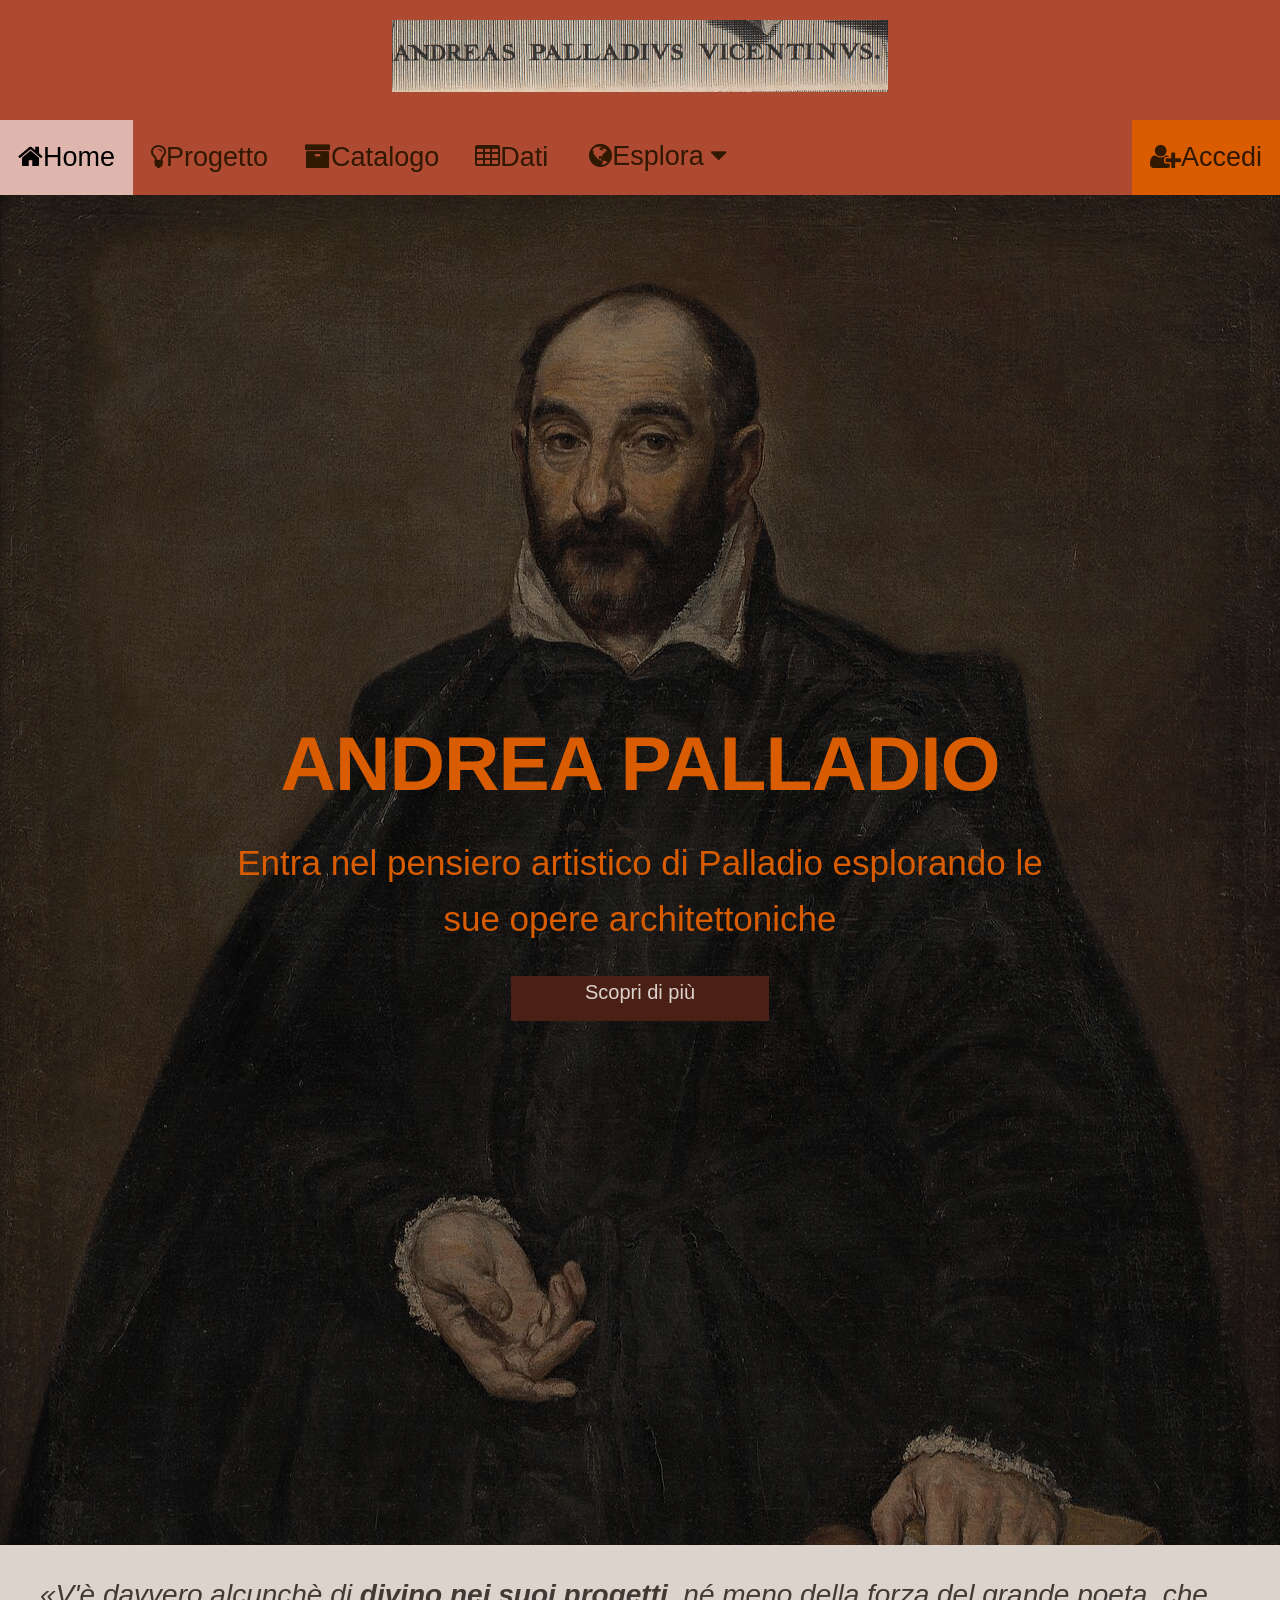
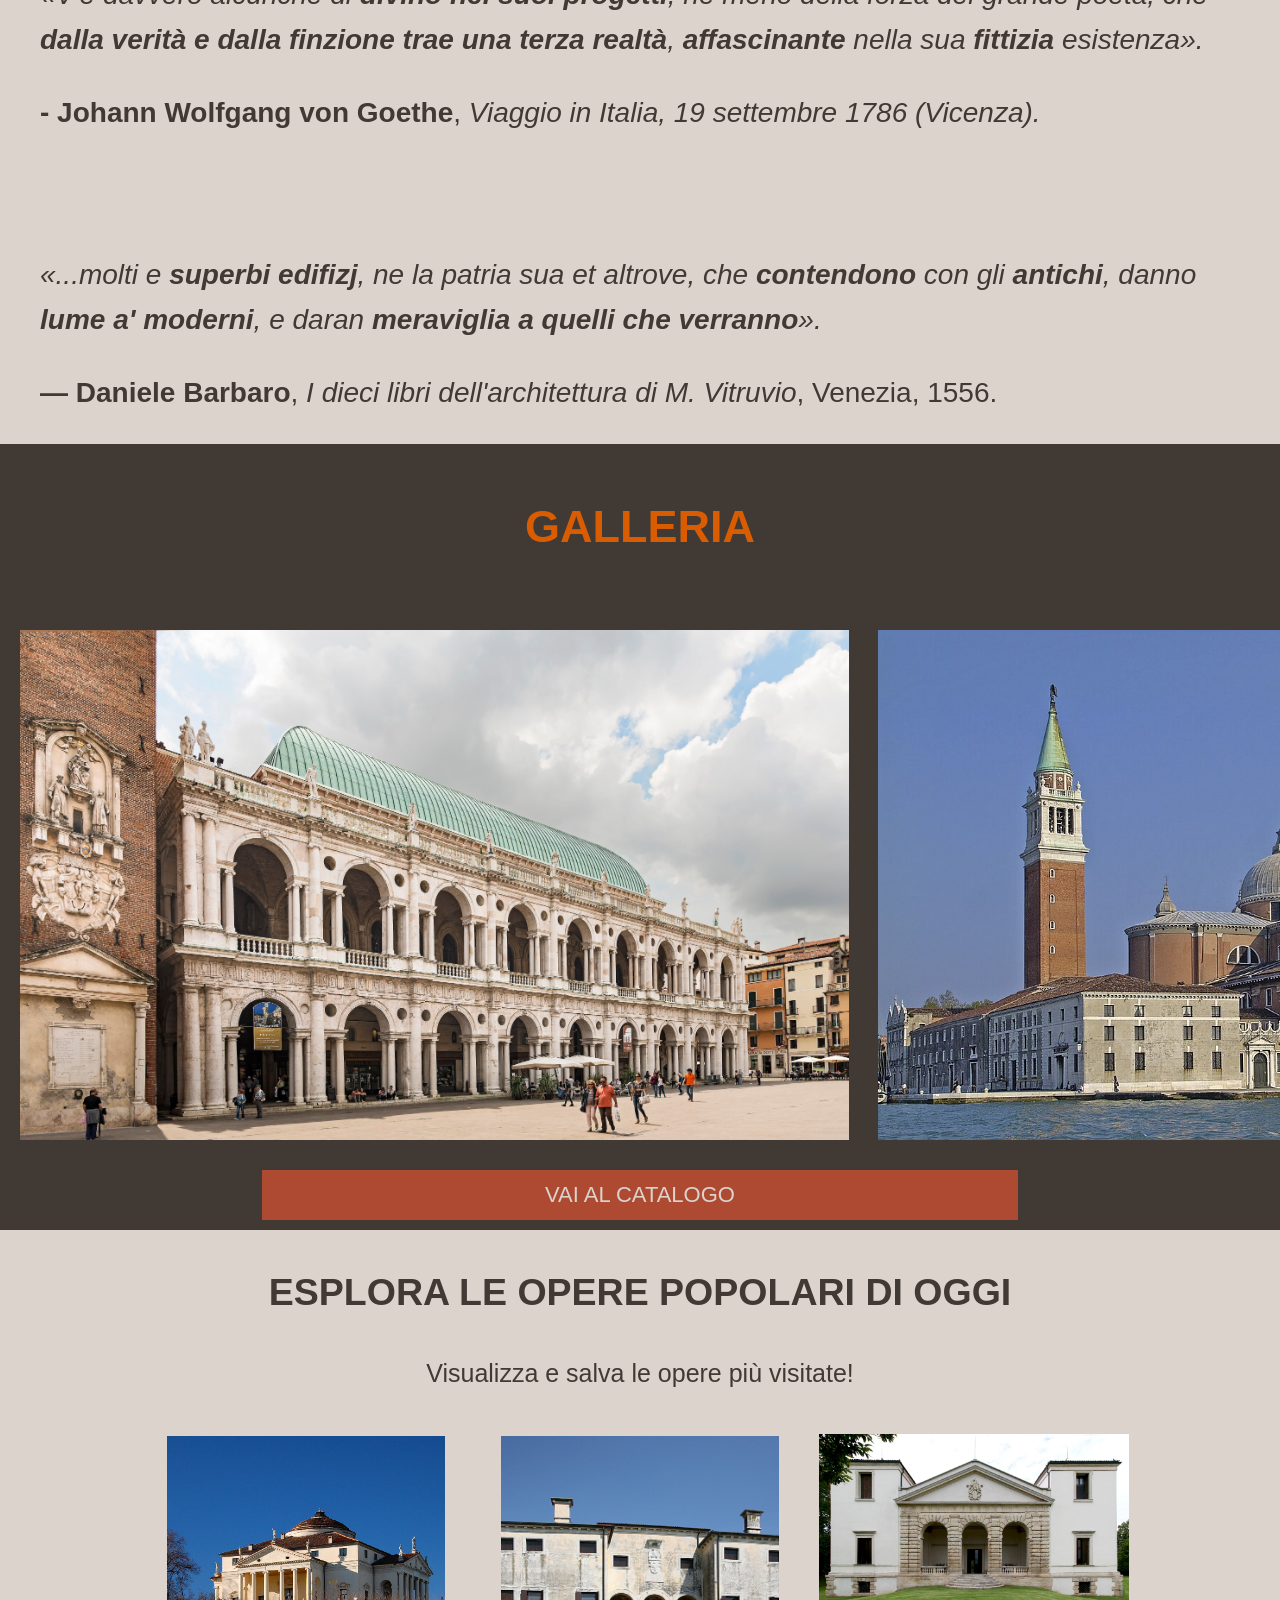
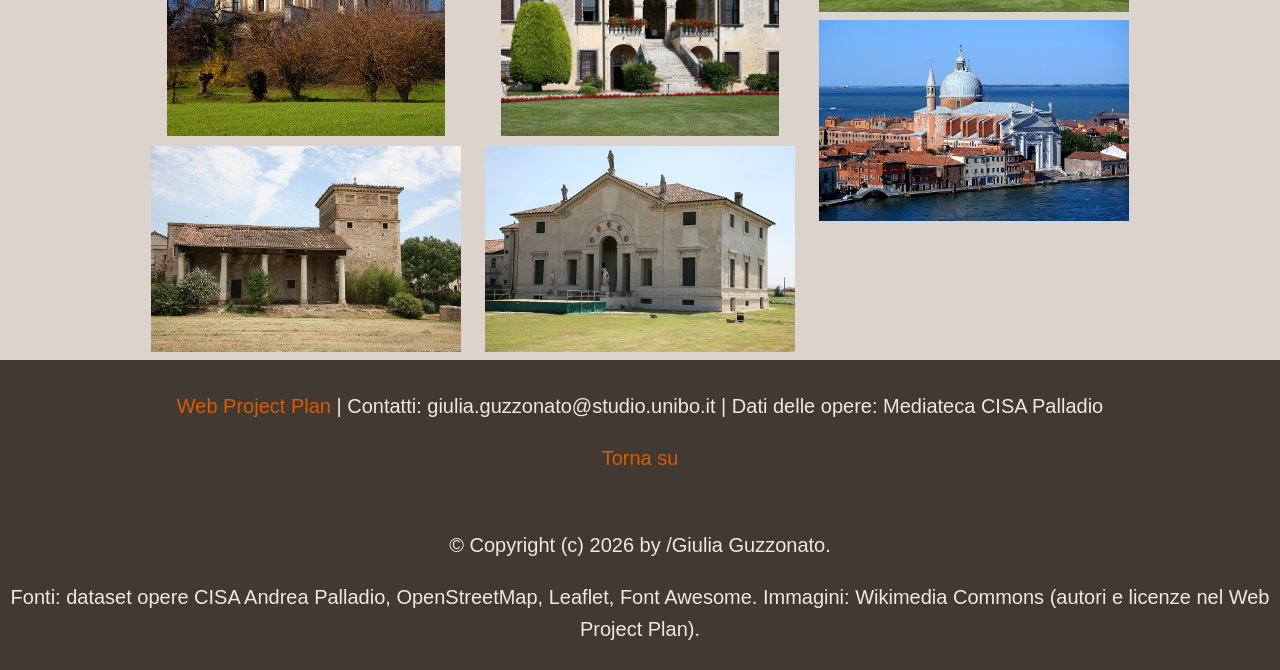
<file: index.html>
<!DOCTYPE html>

<html>

<head>
<!-- title fa comparire quello che sta nella barra titolo del browser -->
	<title>Le opere di Andrea Palladio</title>

	<!-- Metadati per comunicare con il browser-->

		<meta charset="utf-8">
		<meta name="author" content="Giulia Guzzonato">
		<meta name="title" content="L'architettura per Andrea Palladio">
		<meta name="description" content="Sito dedicato alla produzione architettonica di Andrea palladio">
		<meta name="subject" content="Palladio, architettura, opere">
		<meta name="publisher" content="Giulia Guzzonato">
		<meta name="date" content="07-2026">
		<meta name="language" content="it">
		<meta name="viewport" content="width=device-width, initial-scale=1">

<!-- link rel font-awesome -->
		<link rel="stylesheet" href="https://cdnjs.cloudflare.com/ajax/libs/font-awesome/4.7.0/css/font-awesome.min.css">

		<link rel="stylesheet" href="style/stile-palladio.css">


</head>

<body>
	<header id="top">

<!-- aggiungo class header alla div di header per collegare css. Header da pov formattazione contiene elem semantico header che contiene una sezione, la quale appartiene a una certa classe dal pov della formattazione (che si chiama "header"--> 

		<div class="header">
<!-- a href perché header mi riporti sempre all'index -->
			<a href="index.html">

<!-- inserisci immagine header. alt serve per lo screen reader, title per far comparire la didascalia passandoci sopra il mouse -->
				<img src="img/header.jpg" alt="center responsive" title="Dettaglio su Andrea Palladio">
			</a>

		</div>

	</header>

	<nav>
<!-- aggiungo class topnav alla div di nav per collegare css. Attribuiamo alla div contenuta dentro l'elem semantico nav la class "topnav"  -->
		<div class="topnav">
			<a href="#" class="pagina-corrente"><i class="fa fa-home" aria-hidden="true"></i>Home</a>
			<a href="progetto.html"><i class="fa fa-lightbulb-o" aria-hidden="true"></i>Progetto</a>
			<a href="catalogo.html"><i class="fa fa-archive" aria-hidden="true"></i>Catalogo</a>
			<a href="dati.html"><i class="fa fa-table" aria-hidden="true"></i>Dati</a>

<!-- esempio di dropdown -->
			<div class="dropdown">
				<button class="dropbtn"><i class="fa fa-globe" aria-hidden="true"></i>Esplora
					<i class="fa fa-caret-down"></i>
				</button>
				<div class="dropdown-content">
					<a href="#"><i class="fa fa-calendar-o" aria-hidden="true"></i>Eventi</a>
					<a href="#"><i class="fa fa-newspaper-o" aria-hidden="true"></i></i>Newsletter</a>
					<a href="#"><i class="fa fa-certificate" aria-hidden="true"></i>L'Esperto consiglia</a>
				</div>
<!-- div dropdown -->
			</div>

			<a href="#about" class="split"><i class="fa fa-user-plus" aria-hidden="true"></i>Accedi</a>
<!-- div top nav -->

		</div>
	</nav>
	<!-- div class hero image per gestione caratterstiche immagine -->
	<div class="hero-image">

		<div class="hero-text">
<!-- h1 sta per heading, qui di primo livello. qui ANDREA PALLADIO è la hero page, il main focus su cui voglio attirare attenz visitatore. è una div, che individua sottosezioni all'interno di contenitori-->
			<h1>ANDREA PALLADIO</h1>
			<h2>Entra nel pensiero artistico di Palladio esplorando le sue opere architettoniche</h2>
			<p> <a href="#quote" class="hero_button">Scopri di più</a></p>
		</div>

	</div>

<!-- Le section tipicamente hanno un contenuto -->
	<section>
		<!-- div deve essere una riga successiva + attribuiamo certa caratteristica. class row per dare proprietà che evitino il floating-->
		<div>
			<blockquote id="quote" class="quote">
				<em>«V'è davvero alcunchè di <strong>divino nei suoi progetti</strong>, né meno della forza del grande poeta, che <strong>dalla verità e dalla finzione trae una terza realtà</strong>, <strong>affascinante</strong> nella sua <strong>fittizia</strong> esistenza». </em> 
				<p class="author"><strong>- Johann Wolfgang von Goethe</strong>, <em>Viaggio in Italia, 19 settembre 1786 (Vicenza).</em> </p> 
				<br><br>
				<em>«...molti e <strong>superbi edifizj</strong>, ne la patria sua et altrove, che <strong>contendono</strong> con gli <strong>antichi</strong>, danno <strong>lume a' moderni</strong>, e daran <strong>meraviglia a quelli che verranno</strong>».</em>
				<p class="author"><strong>— Daniele Barbaro</strong>, <em>I dieci libri dell'architettura di M. Vitruvio</em>, Venezia, 1556.</p>
			</blockquote>
		</div>
		
	</section>

<!-- prova Image Gallery With Horizontal Scroll -->
	<section>
		<div class="scroll-container">
			<h2>GALLERIA</h2>
		</div>
		<div class="scroll-container">
			<img src="img/basilica-palladiana.jpg" alt="Basilica Palladiana" title=" immagine di Basilica Palladiana">
  			<img src="img/giorgio-maggiore.jpg" alt="immagine diChiesa del monastero San Giorgio Maggiore" title="Chiesa del monastero San Giorgio Maggiore">
  			<img src="img/olimpico.jpg" alt="Teatro Olimpico" title="immagine di Teatro Olimpico">
  			<img src="img/pisani-lonigo.jpg" alt="Villa Pisani, Lonigo" title="immagine di Villa Pisani, Lonigo">
  			<img src="img/rotonda.jpg" alt="Villa Almerico Capra detta la Rotonda" title="immagine di Villa Almerico Capra detta la Rotonda">
  			<img src="img/pisani.jpg" alt="Villa Pisani, Montagnana" title="immagine di Villa Pisani, Montagnana">
  			<img src="img/pojana.jpg" alt="Villa Pojana" title="immagine di Villa Pojana">
  			<img src="img/redentore.jpg" alt="Chiesa del Redentore" title="immagine di Chiesa del Redentore">
  			<img src="img/saraceno.jpg" alt="Villa Saraceno" title="immagine di Villa Saraceno">
  			<img src="img/trissino.jpg" alt="Villa Trissino" title="immagine di Villa Trissino">
  			<img src="img/villa-godi.jpg" alt="Villa Godi" title="immagine di Villa Godi">
  			<img src="img/villa-serego.jpg" alt="Villa Serego" title="immagine di Villa Godi">
  		</div>

  		<div class="scroll-container">			
  			<div class="btn-scroll">
			 	<button type="button">
  			 		<a href="catalogo.html">VAI AL CATALOGO </a>
  			 	</button> 
			</div>
		</div>
		
	</section>

<!-- fine prova Image Gallery With Horizontal Scroll -->	
	<section>
		<div class="popolari-oggi">
		<h2>ESPLORA LE OPERE POPOLARI DI OGGI</h2>
		<p>Visualizza e salva le opere più visitate!</p>
		</div>

<!-- prova image grid -->

		<div class="image-grid-row">

  			<div class="image-grid-column">
  				<div class="container">
  					<img src="img/rotonda.jpg" alt="Villa Almerico Capra detta la Rotonda" title="Villa Almerico Capra detta la Rotonda" class="container-image">
  					<div class="overlay">
  					<div class="container-text"><a href="item-1.html">
  						Vai all'item</a></div>
  					</div>
  				</div>
    			<img src="img/trissino.jpg" alt="Barchesse di Villa Trissino" title=" immagine di Villa Trissino">
  			</div>

  			<div class="image-grid-column">

 <!-- Fade in Overlay che rimandi agli item -->
  				<div class="container">
  					<img src="img/villa-godi.jpg" alt="Villa Godi" class="container-image">
  						<div class="overlay">
  							<div class="container-text"><a href="item-godi.html">Vai all'item</a></div>
  						</div>
  				</div>

    			<img src="img/pojana.jpg" alt="Villa Pojana" title="immagine di Villa Pojana">

  			</div>
  			
  			<div class="image-grid-column">
    			<img src="img/pisani-lonigo.jpg" alt="Villa Pisani, Lonigo" title="immagine di Villa Pisani, Lonigo">
    			<img src="img/redentore.jpg" alt="Chiesa del Redentore" title="immagine di Chiesa del Redentore">
    		</div>
  		</div>  		
	</section>

	<footer>
		<div class="credits">
			<p><a href="progetto.html" title="Piano di progetto">Web Project Plan</a> | Contatti: giulia.guzzonato@studio.unibo.it | Dati delle opere: Mediateca CISA Palladio </p>
			<p><a href="#top">Torna su</a></p>
		</div>

		<div class="copyright">
			<p> &copy; Copyright (c) 2026 by /Giulia Guzzonato.</p>
					<p>
Fonti: dataset opere CISA Andrea Palladio, OpenStreetMap, Leaflet, Font Awesome. Immagini: Wikimedia Commons (autori e licenze nel Web Project Plan).
</p>
		</div>  

	</footer>
	<script src="js/script-tab.js"></script> 
</body>

</html>
</file>
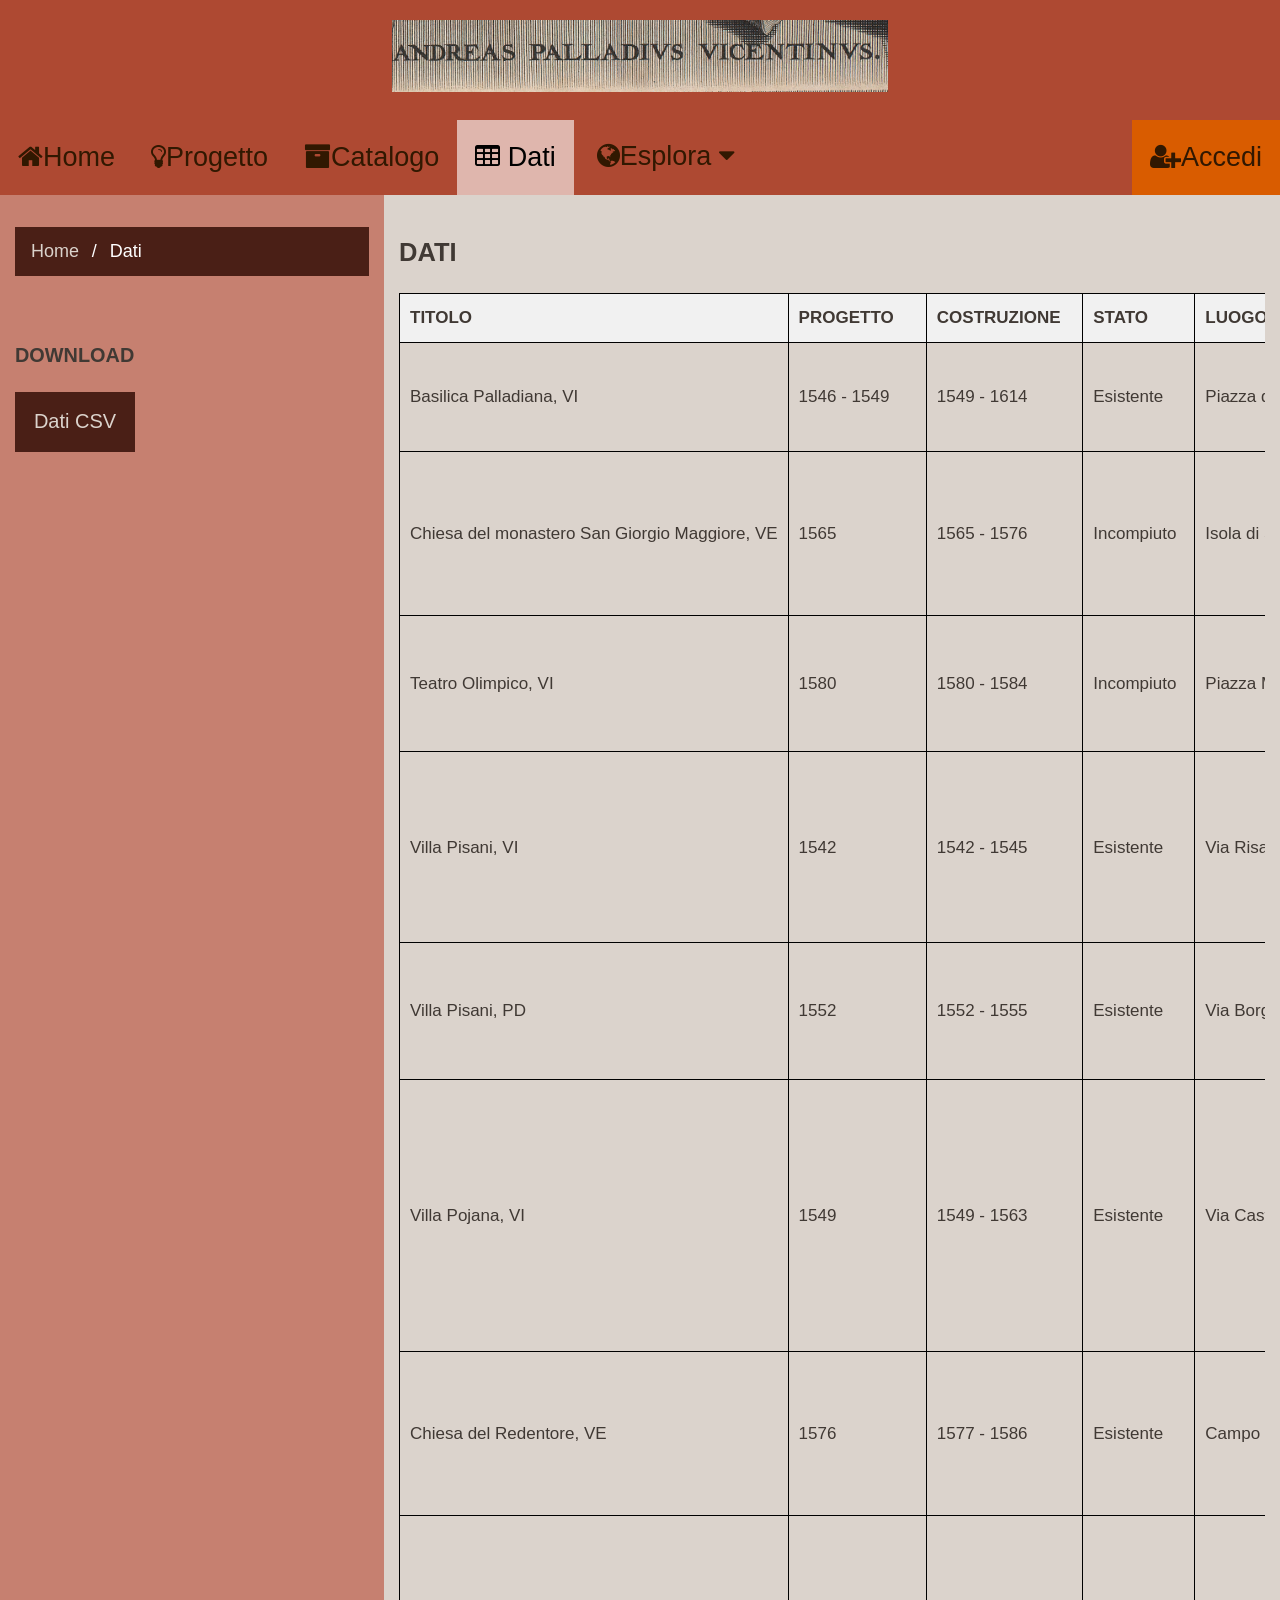
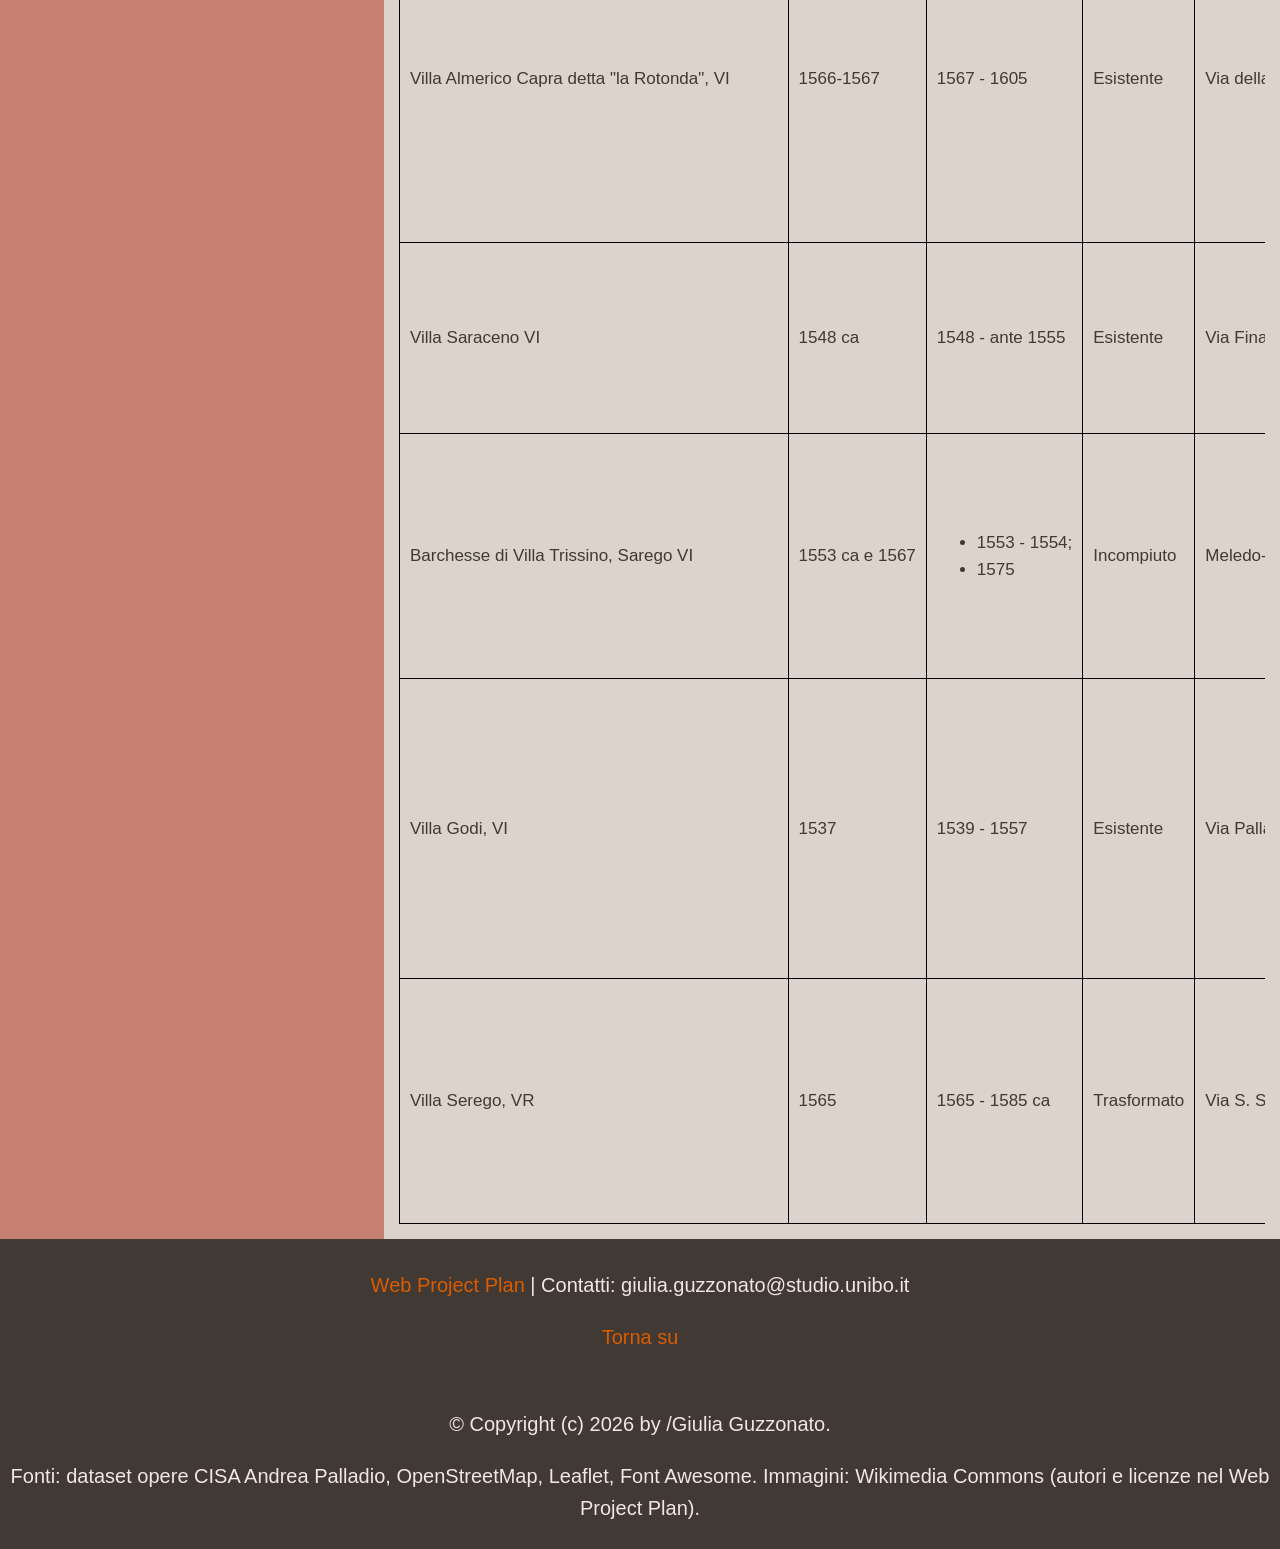
<file: dati.html>
<!DOCTYPE html>

<html>

<head>
<!-- title fa comparire quello che sta nella barra titolo del browser -->
	<title>Le opere di Andrea Palladio</title>

	<!-- Metadati per comunicare con il browser-->

		<meta charset="utf-8">
		<meta name="author" content="Giulia Guzzonato">
		<meta name="title" content="L'architettura per Andrea Palladio">
		<meta name="description" content="Sito dedicato alla produzione architettonica di Andrea palladio">
		<meta name="subject" content="Palladio, architettura, opere">
		<meta name="publisher" content="Giulia Guzzonato">
		<meta name="date" content="07-2026">
		<meta name="language" content="it">
		<meta name="viewport" content="width=device-width, initial-scale=1">

<!-- link rel font-awesome -->
		<link rel="stylesheet" href="https://cdnjs.cloudflare.com/ajax/libs/font-awesome/4.7.0/css/font-awesome.min.css">

		<link rel="stylesheet" href="style/stile-palladio.css">


</head>

<body>
	<header id="top">

		<div class="header">
<!-- a href perché header mi riporti sempre all'index -->
			<a href="index.html">

<!-- inserisci immagine header. alt serve per lo screen reader, title per far comparire la didascalia passandoci sopra il mouse -->
				<img src="img/header.jpg" alt="center responsive" title="Dettaglio su Andrea Palladio">
			</a>

		</div>

	</header>

	<nav>
<!-- aggiungo class topnav alla div di nav per collegare css. Attribuiamo alla div contenuta dentro l'elem semantico nav la class "topnav"  -->
<div class="topnav">
			<a href="index.html"><i class="fa fa-home" aria-hidden="true"></i>Home</a>
			<a href="progetto.html"><i class="fa fa-lightbulb-o" aria-hidden="true"></i>Progetto</a>
			<a href="catalogo.html"><i class="fa fa-archive" aria-hidden="true"></i>Catalogo</a>
			<a href="#" class="pagina-corrente"><i class="fa fa-table" aria-hidden="true"></i>
Dati</a>

<!-- esempio di dropdown -->
			<div class="dropdown">
				<button class="dropbtn"><i class="fa fa-globe" aria-hidden="true"></i>Esplora
					<i class="fa fa-caret-down"></i>
				</button>
				<div class="dropdown-content">
					<a href="#"><i class="fa fa-calendar-o" aria-hidden="true"></i>Eventi</a>
					<a href="#"><i class="fa fa-newspaper-o" aria-hidden="true"></i>Newsletter</a>
					<a href="#"><i class="fa fa-certificate" aria-hidden="true"></i>L'Esperto consiglia</a>
				</div>
<!-- div dropdown -->
			</div>

			<a href="#about" class="split"><i class="fa fa-user-plus" aria-hidden="true"></i>Accedi</a>
<!-- div top nav -->

		</div>
	</nav>
	
<!-- Le section tipicamente hanno un contenuto -->
	<section>
    <div class="row">
      <div class="leftcolumn">

        <ul class="breadcrumb">
          <li><a href="index.html">Home</a></li>
          <li>Dati</li>
        </ul>

        <div>
        	<br>
          <h3>DOWNLOAD</h3>
<!-- per scaricare la tabella dei dati csv -->
					
          <button class="data-button"> <a href="dati.csv"> Dati CSV </a></button>
        	
        </div>

      </div>

      <div class="rightcolumn"> 
        <h2>DATI</h2>	
<!-- tabella dati. th cella intestazione -->
				<div class="tab-dati">
	        <table>
	          <tr>
	            <th>TITOLO</th>
	            <th>PROGETTO</th>
	            <th>COSTRUZIONE</th>
	            <th>STATO</th>
	            <th>LUOGO</th>
	            <th>ARTISTI</th>
	            <th>COMMITTENTI</th>
	            <th>TIPO</th>
	            <th>ORDINI ARCHITETTONICI</th>
	            <th>PARTI DEL COMPLESSO</th>
	            <th>SOGGETTO</th>
	            <th>FORMATO</th>
	          </tr>

	<!-- tr primo item -->
	          <tr> 
	            <td>Basilica Palladiana, VI</td>
	            <td>1546 - 1549</td>
	            <td>1549 - 1614</td>
	            <td>Esistente</td>
	            <td>Piazza dei Signori- Vicenza</td>
	            <td>Andrea Palladio: architetto</td>
	            <td>
	            	<ul>
	            		<li>Rappresentanti del Consiglio cittadino di Vicenza;</li>
	            		<li>Amministrazione pubblica della città</li>
	            	</ul>
	            </td>
	            <td>Opera pubblica</td>
	            <td>Dorico;Ionico</td>
	            <td>Loggiato a serliane a rivestimento del preesistente Palazzo della Ragione</td>
	            <td>"basilica; vicenza"</td>	            
	            <td class="link"><a href="https://github.com/giuliaguzzonato2005/sito-web-palladio/blob/54dbdf492a3bc1694b7e04bf5bee16bf1be32690/img/basilica-palladiana.jpg" target="_blank"> Immagine Basilica Palladiana</a></td>
	          </tr>


	          <tr> 
	            <td>Chiesa del monastero San Giorgio Maggiore, VE</td>
	            <td>1565</td>
	            <td>1565 - 1576</td>
	            <td>Incompiuto</td>
	            <td>Isola di San Giorgio Maggiore- Venezia</td>
	            <td> Andrea Palladio: architetto</td>
	            <td>Congregazione di Santa Giustina</td>
	            <td>Chiesa</td>
	            <td>Corinzio</td>
	            <td>
	            	<ul>
	            		<li>Navata principale voltata a botte e controventata da tre volte a crociera;</li>
	            		<li>Absidi;</li>
	            		<li>Cupola su tamburo;</li>
	            		<li>Presbiterio</li>
	            	</ul>
	            </td>
	            <td>"chiesa; monastero; venezia"</td>
	            <td><a href="https://github.com/giuliaguzzonato2005/sito-web-palladio/blob/a079b256f82993816e2867a0ea336390db4d7959/img/giorgio-maggiore.jpg" target="_blank">Immagine Chiesa del monastero San Giorgio Maggiore</a></td>	
	          </tr>

	          <tr> 
	            <td>Teatro Olimpico, VI</td>
	            <td>1580</td>
	            <td>1580 - 1584</td>
	            <td>Incompiuto</td>
	            <td>Piazza Matteotti- Vicenza</td>
	            <td>Andrea Palladio: architetto/ progettista</td>
	            <td>Accademia Olimpica</td>
	            <td>
	            	<ul>
	            		<li>Opera pubblica;</li>
	            		<li>Teatro</li>
	            	</ul>
	            </td>	
	            <td></td>
	            <td>
	            	<ul>
	            		<li>Progetto palladiano: unica prospettiva centrale;</li>
	            		<li>Cesura delle due ali di muro;</li>
	            		<li>Soffitto alla ducale</li>
	            	</ul>
	            </td>
	            <td>"teatro; opera; olimpico; vicenza"</td>                       
	            <td><a href="https://github.com/giuliaguzzonato2005/sito-web-palladio/blob/a079b256f82993816e2867a0ea336390db4d7959/img/olimpico.jpg" target="_blank">Immagine Teatro Olimpico</a></td>	            
	          </tr>

	          <tr>
	            <td>Villa Pisani, VI</td>
	            <td>1542</td>
	            <td>1542 - 1545</td>
	            <td>Esistente</td>
	            <td>Via Risaie 1-  Bagnolo Lonigo VI</td>
	            <td>
	            	<ul>
	            		<li>Francesco Torbido: pittore;</li>
	            		<li>Ignoto fine XVI secolo: pittore;</li>
	            		<li>Andrea Palladio: architetto/ progettista</li>
	            	</ul>
	            </td>
	            <td>
	            	<ul>
	            		<li>Daniele Pisani;</li>
	            		<li>Marco Pisani;</li>
	            		<li>Vettore Pisani</li>
	            	</ul>
	            </td>
	            <td>Abitazioni/Palazzi</td>	
	            <td>Dorico</td>
	            <td>
	            	<ul>
	            		<li>Barchesse piegate ad angolo retto;</li>
	            		<li>Colombara;</li>
	            		<li>Corpo dominicale;</li>
	            		<li>Cortile;</li>
	            		<li>Torre;</li>
	            	</ul>
	            </td>
	            <td>"villa; abitazione; palazzo; pisani; lonigo; vicenza"</td>	            
	            <td> <a href="https://github.com/giuliaguzzonato2005/sito-web-palladio/blob/a079b256f82993816e2867a0ea336390db4d7959/img/pisani-lonigo.jpg" target="_blank">Immagine Villa Pisani, Lonigo</a></td>
	          </tr>

	          <tr>
	            <td>Villa Pisani, PD</td>
	            <td>1552</td>
	            <td>1552 - 1555</td>
	            <td>Esistente</td>
	            <td>Via Borgo Eniano 1- Montagnana PD</td>
	            <td>
	            	<ul>
	            		<li>Andrea Palladio: architetto/ progettista;</li>
	            		<li>Alessandro Vittoria: scultore</li>	            		
	            	</ul>
	            </td>
	            <td>Francesco Pisani</td>
	            <td>Abitazioni/Ville</td>	
	            <td>Dorico;Ionico</td>
	            <td>
	            	<ul>
	            		<li> Archi laterali;</li>
	            		<li>Corpo dominicale;</li>
	            		<li>Muro di cinta</li>
	            	</ul>
	            </td>
	            <td>"villa; abitazione; pisani; montagnana; padova"</td>
	            <td> <a href="https://github.com/giuliaguzzonato2005/sito-web-palladio/blob/a079b256f82993816e2867a0ea336390db4d7959/img/pisani.jpg" target="_blank">Immagine Villa Pisani, Montagnana</a></td>
	          </tr>

	          <tr>
	            <td>Villa Pojana, VI</td>
	            <td>1549</td>
	            <td>1549 - 1563</td>
	            <td>Esistente</td>
	            <td>Via Castello 43- Poiana Maggiore VI</td>
	            <td>
	            	<ul>
	            		<li>Andrea Palladio: architetto/ progettista;</li>
	            		<li>Anselmo Canera: pittore;</li>
	            		<li>Girolamo Albanese: pittore;</li>
	            		<li>Bernardino India: pittore;</li>
	            		<li>Bartolomeo Ridolfi: pittore;</li>	
	            		<li>Battista Zelotti: pittore</li>            		
	            	</ul>
	            </td>
	            <td>Bonifacio Poiana</td>
	            <td>Abitazioni/Ville</td>	
	            <td>Dorico</td>
	            <td>
	            	<ul>
	            		<li> Barchesse piegate ad angolo retto: parzialmente costruite;</li>
	            		<li>Brolo: distrutto;</li>
	            		<li>Corpo dominicale;</li>
	            		<li>Cortile: non costruito;</li>
	            		<li>Giardino: distrutto;</li>
	            		<li>Muro di cinta;</li>
	            		<li>Peschiera: distrutta;</li>
	            		<li>Portale di accesso al complesso</li>
	            	</ul>
	            </td>
	            <td>"villa; abitazione; poiana; pojana; vicenza"</td>
	            <td> <a href="https://github.com/giuliaguzzonato2005/sito-web-palladio/blob/a079b256f82993816e2867a0ea336390db4d7959/img/pojana.jpg" target="_blank"> Immagine Villa Pojana </a></td>
	          </tr>

	          <tr>
	            <td>Chiesa del Redentore, VE</td>
	            <td>1576</td>
	            <td>1577 - 1586</td>
	            <td>Esistente</td>
	            <td>Campo SS. Redentore 195- Giudecca- Venezia</td>
	            <td>Andrea Palladio: architetto/ progettista</td>
	            <td>Consiglio dei Rogadi</td>
	            <td>Chiesa</td>	
	            <td>Ordini intersecati</td>
	            <td>
	            	<ul>
	            		<li> Navata rettangolare;</li>
	            		<li>Cappelle laterali: ripresa forma a nartece;</li>
	            		<li>Cupola;</li>
	            		<li>Facciata</li>
	            	</ul>
	            </td>
	            <td>"chiesa; redentore; venezia"</td>
	            <td> <a href="https://github.com/giuliaguzzonato2005/sito-web-palladio/blob/a079b256f82993816e2867a0ea336390db4d7959/img/redentore.jpg" target="_blank"> Immagine Chiesa del Redentore </a></td>
	          </tr>

	          <tr>
	            <td>Villa Almerico Capra detta "la Rotonda", VI</td>
	            <td>1566-1567</td>
	            <td>1567 - 1605</td>
	            <td>Esistente</td>
	            <td>Via della Rotonda 45- Vicenza</td>
	            <td>
	            	<ul>
	            		<li>Giambattista Albanese: scultore;</li>
	            		<li>Anselmo Canera (?): pittore;</li>
	            		<li>Louis Dorigny: pittore;</li>
	            		<li>Eliodoro Forbicini (?): pittore;</li>
	            		<li>Bernardino India (?): pittore;</li>
	            		<li>Alessandro Maganza: pittore;</li>
	            		<li>Andrea Palladio: architetto/ progettista;</li>
	            		<li>Ottaviano Ridolfi (?): stuccatore;</li>
	            		<li>Lorenzo Rubini: stuccatore;</li>
	            		<li>Alessandro Vittoria: scultore</li>
	            	</ul>
	            </td>
	            <td>Consiglio dei Rogadi</td>
	            <td>Abitazioni/Ville</td>	
	            <td>Ionico: pronai</td>
	            <td>
	            	<ul>
	            		<li> Barchesse;</li>
	            		<li>Chiesetta;</li>
	            		<li>Corpo dominicale</li>
	            	</ul>
	            </td>
	            <td>"villa; abitazione; rotonda; capra; vicenza"</td>
	            <td> <a href="https://github.com/giuliaguzzonato2005/sito-web-palladio/blob/a079b256f82993816e2867a0ea336390db4d7959/img/rotonda.jpg" target="_blank">Immagine la Rotonda</a></td>
	          </tr>

	          <tr>
	            <td>Villa Saraceno VI</td>
	            <td>1548 ca</td>
	            <td>1548 - ante 1555</td>
	            <td>Esistente</td>
	            <td>Via Finale 8- Finale Agugliaro VI</td>
	            <td>Andrea Palladio: architetto</td>
	            <td>Biagio Saraceno</td>
	            <td>Abitazioni/Ville</td>	
	            <td>romano antico</td>
	            <td>
	            	<ul>
	            		<li>Barchesse piegate ad angolo retto;</li>
	            		<li>Corpo dominicale;</li>
	            		<li>Muro di cinta;</li>
	            		<li>Stalle;</li>
	            		<li>Torre</li>
	            	</ul>
	            </td>
	            <td>"villa; abitazione; saraceno;finale; agugliaro; vicenza"</td>
	            <td> <a href="https://github.com/giuliaguzzonato2005/sito-web-palladio/blob/a079b256f82993816e2867a0ea336390db4d7959/img/saraceno.jpg" target="_blank">Immagine Villa Saraceno</a></td>
	          </tr>

	          <tr>
	            <td>Barchesse di Villa Trissino, Sarego VI</td>
	            <td>1553 ca e 1567</td>
	            <td>
	            	<ul>
	            		<li>1553 - 1554;</li>
	            		<li>1575</li>
	            	</ul>
	            </td>
	            <td>Incompiuto</td>
	            <td>Meledo- Sarego VI</td>
	            <td>
	            	<ul>
	            		<li>Eliodoro Forbicini: pittore;</li>
	            		<li>Andrea Palladio: architetto</li>
	            	</ul>
	            </td>
	            <td>
	            	<ul>
	            		<li>Francesco Trissino;</li>
	            		<li>Ludovico Trissino</li>
	            	</ul>
	            </td>
	            <td>Abitazioni/Ville</td>	
	            <td>Tuscanico: barchesse</td>
	            <td>
	            	<ul>
	            		<li>Barchesse curvilinee;</li>
	            		<li>Barchesse piegate ad angolo retto;</li>
	            		<li>Colombara;</li>
	            		<li>Corpo dominicale;</li>
	            		<li>Muro di cinta;</li>
	            		<li>Portale di accesso al complesso;</li>
	            		<li>Portico</li>
	            	</ul>
	            </td>
	            <td>"barchesse; villa; abitazioni; trissino; vicenza"</td>
	            <td> <a href="https://github.com/giuliaguzzonato2005/sito-web-palladio/blob/a079b256f82993816e2867a0ea336390db4d7959/img/trissino.jpg" target="_blank">Immagine Barchesse di Villa Trissino</a></td>
	          </tr>


	          <tr>
	            <td>Villa Godi, VI</td>
	            <td>1537</td>
	            <td>1539 - 1557</td>
	            <td>Esistente</td>
	            <td>Via Palladio 44- Lonedo- Lugo Vicentino VI</td>
	            <td>
	            	<ul>
	            		<li>Battista del Moro: pittore;</li>
	            		<li>Gualtiero Padovano: pittore;</li>
	            		<li>Andrea Palladio: architetto/ progettista;</li>
	            		<li>Battista Zelotti: pittore</li>
	            	</ul>
	            </td>
	            <td>Girolamo Godi</td>
	            <td>Abitazioni/Ville</td>	
	            <td>Dorico</td>
	            <td>
	            	<ul>
	            		<li>Ali;</li>
	            		<li>Barchesse rettilinee;</li>
	            		<li>Corpo dominicale;</li>
	            		<li>Cortile;</li>
	            		<li>Esedra;</li>
	            		<li>Giardino;</li>
	            		<li>Portale di accesso al complesso;</li>
	            		<li>Pozzo;</li>
	            		<li>Stalle</li>
	            	</ul>
	            </td>
	            <td>"villa; abitazione; lugo; lonego; vicenza"</td>
	            <td> <a href="https://github.com/giuliaguzzonato2005/sito-web-palladio/blob/a079b256f82993816e2867a0ea336390db4d7959/img/villa-godi.jpg" target="_blank">Immagine Villa Godi</a></td>
	          </tr>

	          <tr>
	            <td>Villa Serego, VR</td>
	            <td>1565</td>
	            <td>1565 - 1585 ca</td>
	            <td>Trasformato</td>
	            <td>Via S. Sofia 1/2/4/6/8- Santa Sofia Pedemonte- San Pietro in Cariano VR</td>
	            <td>Andrea Palladio: architetto</td>
	            <td>Marc'Antonio Sarego</td>
	            <td>Abitazioni/Ville</td>	
	            <td>Dorico;Ionico</td>
	            <td>
	            	<ul>
	            		<li>Barchesse rettilinee;Fontane</li>
	            		<li>Colombara;</li>
	            		<li>Colonnato;</li>
	            		<li>Corpo dominicale;</li>
	            		<li>Cortile;</li>
	            		<li>Esedra;</li>
	            		<li>Fontane</li>
	            	</ul>
	            </td>
	            <td>"villa; abitazione; sarego; serego; verona"</td>
	            <td> <a href="https://github.com/giuliaguzzonato2005/sito-web-palladio/blob/a079b256f82993816e2867a0ea336390db4d7959/img/villa-serego.jpg" target="_blank">Immagine Villa Serego</a></td>
	          </tr>	          

	        </table>
	      </div>


      </div>


<!-- div row -->
    </div>

	</section>


	<footer>
		<div class="credits">
			<p><a href="progetto.html" title="Piano di progetto">Web Project Plan</a> | Contatti: giulia.guzzonato@studio.unibo.it </p>
			<p><a href="#top">Torna su</a></p>
		</div>

		<div class="copyright">
			<p> &copy; Copyright (c) 2026 by /Giulia Guzzonato.</p>
			<p>Fonti: dataset opere CISA Andrea Palladio, OpenStreetMap, Leaflet, Font Awesome. Immagini: Wikimedia Commons (autori e licenze nel Web Project Plan).</p>
		</div> 

	</footer>

	<script src="js/script-tab.js"></script> 

</body>

</html>
</file>
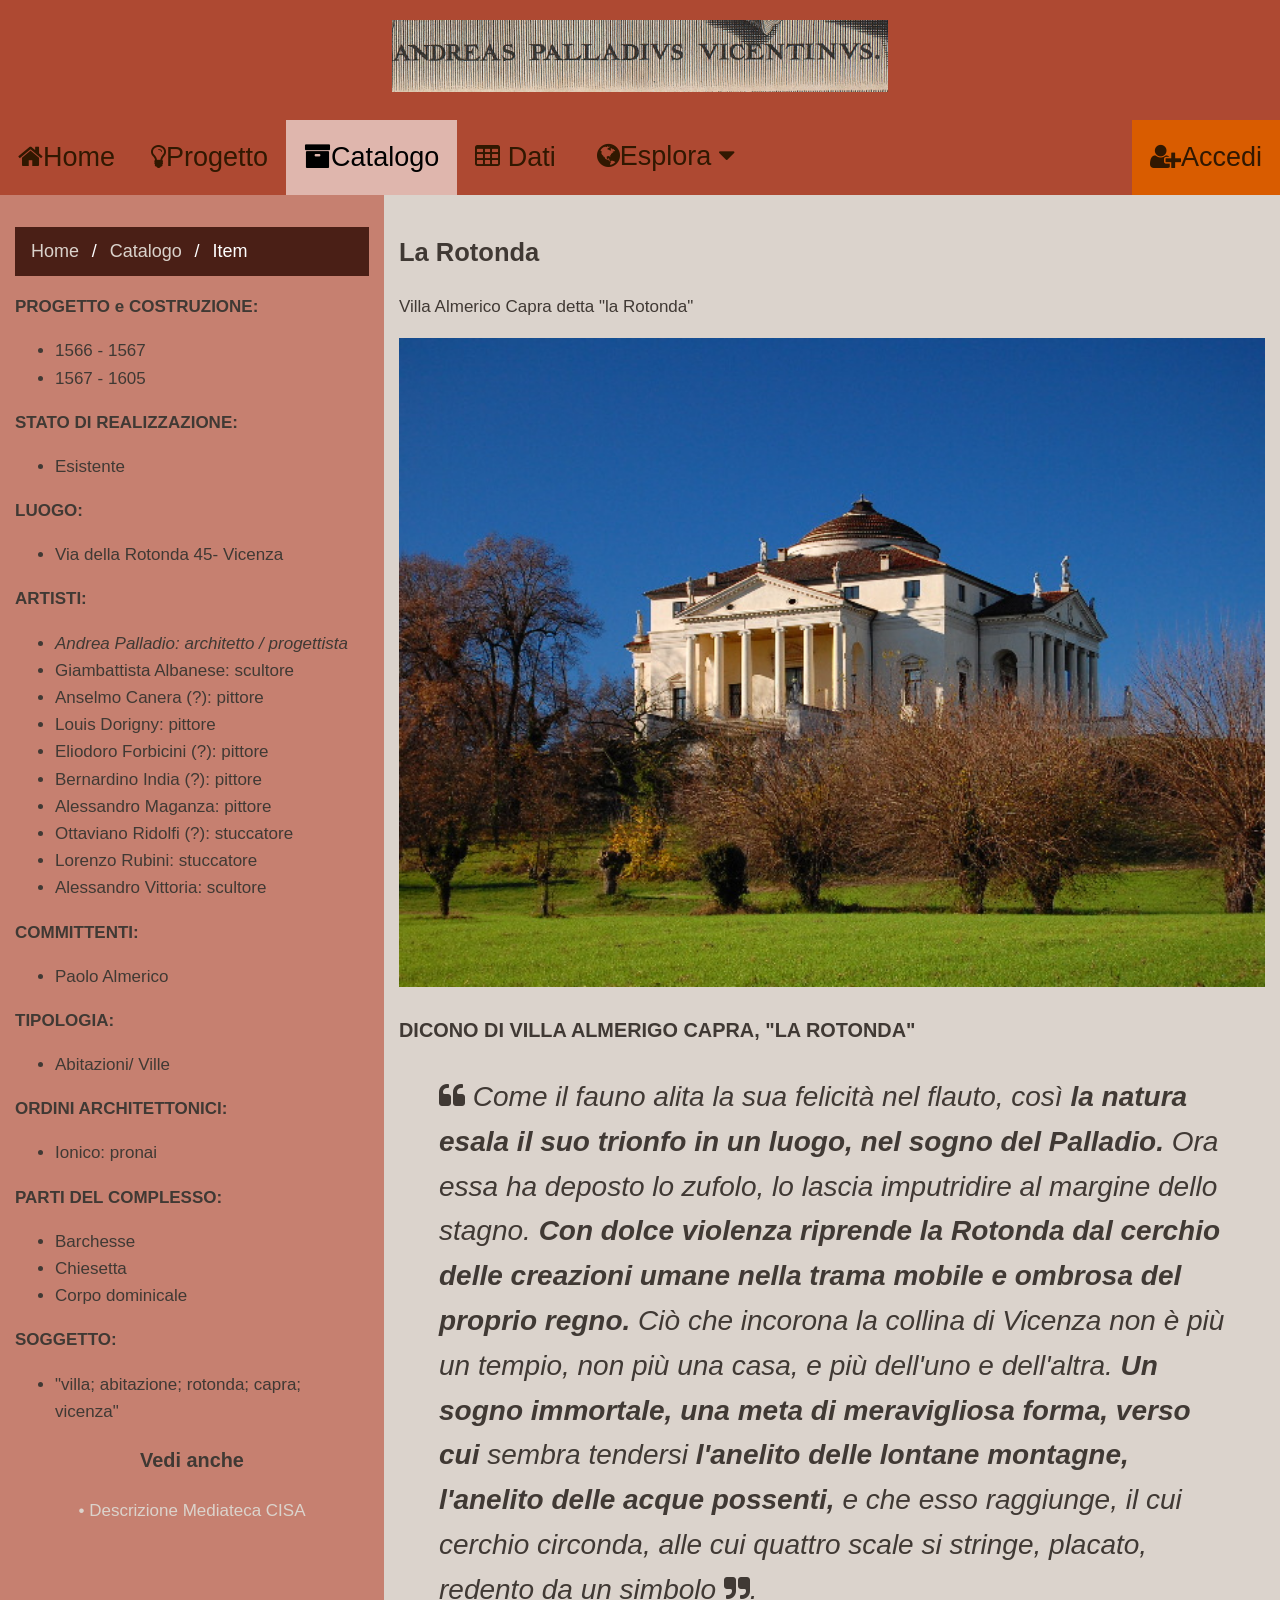
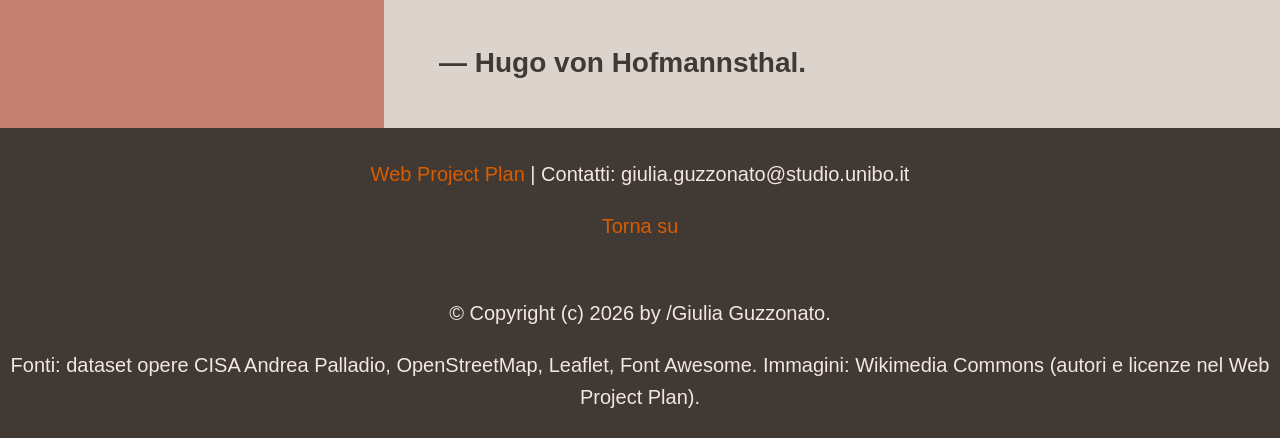
<file: item-1.html>
<!DOCTYPE html>

<html>

<head>
<!-- title fa comparire quello che sta nella barra titolo del browser -->
	<title>Le opere di Andrea Palladio</title>

	<!-- Metadati per comunicare con il browser-->

		<meta charset="utf-8">
		<meta name="author" content="Giulia Guzzonato">
		<meta name="title" content="L'architettura per Andrea Palladio">
		<meta name="description" content="Sito dedicato alla produzione architettonica di Andrea palladio">
		<meta name="subject" content="Palladio, architettura, opere">
		<meta name="publisher" content="Giulia Guzzonato">
		<meta name="date" content="07-2026">
		<meta name="language" content="it">
		<meta name="viewport" content="width=device-width, initial-scale=1">

<!-- link rel font-awesome -->
		<link rel="stylesheet" href="https://cdnjs.cloudflare.com/ajax/libs/font-awesome/4.7.0/css/font-awesome.min.css">

		<link rel="stylesheet" href="style/stile-palladio.css">


</head>

<body>
	<header id="top">

<!-- aggiungo class header alla div di header per collegare css. Header da pov formattazione contiene elem semantico header che contiene una sezione, la quale appartiene a una certa classe dal pov della formattazione (che si chiama "header"--> 

		<div class="header">
<!-- a href perché header mi riporti sempre all'index -->
			<a href="index.html">

<!-- inserisci immagine header. alt serve per lo screen reader, title per far comparire la didascalia passandoci sopra il mouse -->
				<img src="img/header.jpg" alt="center responsive" title="Dettaglio su Andrea Palladio">
			</a>

		</div>

	</header>

	<nav>
<!-- aggiungo class topnav alla div di nav per collegare css. Attribuiamo alla div contenuta dentro l'elem semantico nav la class "topnav"  -->
<div class="topnav">
			<a href="index.html"><i class="fa fa-home" aria-hidden="true"></i>Home</a>
			<a href="progetto.html"><i class="fa fa-lightbulb-o" aria-hidden="true"></i>Progetto</a>
			<a href="#" class="pagina-corrente"><i class="fa fa-archive" aria-hidden="true"></i>Catalogo</a>
			<a href="dati.html"><i class="fa fa-table" aria-hidden="true"></i>
Dati</a>

<!-- esempio di dropdown -->
			<div class="dropdown">
				<button class="dropbtn"><i class="fa fa-globe" aria-hidden="true"></i>Esplora
					<i class="fa fa-caret-down"></i>
				</button>
				<div class="dropdown-content">
					<a href="#"><i class="fa fa-calendar-o" aria-hidden="true"></i>Eventi</a>
					<a href="#"><i class="fa fa-newspaper-o" aria-hidden="true"></i></i>Newsletter</a>
					<a href="#"><i class="fa fa-certificate" aria-hidden="true"></i>L'Esperto consiglia</a>
				</div>
<!-- div dropdown -->
			</div>

			<a href="#about" class="split"><i class="fa fa-user-plus" aria-hidden="true"></i>Accedi</a>
<!-- div top nav -->

		</div>
	</nav>
	
<!-- Le section tipicamente hanno un contenuto -->
	<section>
		<div class="row">
			<div class="leftcolumn">

				<ul class="breadcrumb">
					<li><a href="index.html">Home</a></li>
					<li><a href="catalogo.html">Catalogo</a></li>
          <li>Item</li>
				</ul>
				<p><strong>PROGETTO e COSTRUZIONE:</strong></p>
					<ul>
            <li>1566 - 1567</li>
            <li>1567 - 1605</li>
          </ul>
            
          <p><strong>STATO DI REALIZZAZIONE:</strong></p>
          	<ul>
              <li>Esistente</li>
            </ul>

           <p><strong>LUOGO:</strong></p>
           	<ul>
              <li>Via della Rotonda 45- Vicenza</li>
            </ul>
           
            <p><strong>ARTISTI:</strong></p>
            	<ul>
              	<li><em>Andrea Palladio: architetto / progettista</em></li>
	                <li>Giambattista Albanese: scultore</li>
	                <li>Anselmo Canera (?): pittore</li>
	                <li>Louis Dorigny: pittore</li>
	                <li>Eliodoro Forbicini (?): pittore</li>
	                <li>Bernardino India (?): pittore</li>
	                <li>Alessandro Maganza: pittore</li>
	                <li>Ottaviano Ridolfi (?): stuccatore</li>
	                <li>Lorenzo Rubini: stuccatore</li>
	                <li>Alessandro Vittoria: scultore</li>
	               </ul>
            			<p><strong>COMMITTENTI:</strong></p>
              		<ul>
              			<li>Paolo Almerico</li>
              		</ul>

              		<p><strong>TIPOLOGIA:</strong></p>
              		<ul>
              			<li>Abitazioni/ Ville</li>
              		</ul>

                	<p><strong>ORDINI ARCHITETTONICI:</strong></p>
                	<ul>
                  	<li>Ionico: pronai</li>
                  </ul>

                  <p><strong>PARTI DEL COMPLESSO:</strong></p>
                  <ul>
	                  <li>Barchesse</li> 
	                  <li>Chiesetta</li>    
	                  <li>Corpo dominicale</li>  
	                </ul>
  
                	<p><strong>SOGGETTO:</strong></p>
                	<ul>
                  	<li>"villa; abitazione; rotonda; capra; vicenza"</li> 
                  </ul>       
          
          
              

          <div class="vedi-anche">
          <h3>Vedi anche </h3>
          <a href="https://mediateca.palladiomuseum.org/palladio/opera.php?id=41" target="_blank" title="Vai alla pagina Unesco dell'itinerario">• Descrizione Mediateca CISA</a>
        </div>


          </div>

			<div class="rightcolumn"> 

				<h2>La Rotonda</h2>
				<p>Villa Almerico Capra detta "la Rotonda"</p>
        <img src="img/rotonda.jpg" width="100%">
        <h3>DICONO DI VILLA ALMERIGO CAPRA, "LA ROTONDA"</h3>
        <blockquote id="quote" class="quote"><em><i class="fa fa-quote-left" aria-hidden="true"></i> Come il fauno alita la sua felicità nel flauto, così <strong>la natura esala il suo trionfo in un luogo, nel sogno del Palladio.</strong> Ora essa ha deposto lo zufolo, lo lascia imputridire al margine dello stagno. <strong>Con dolce violenza riprende la Rotonda dal cerchio delle creazioni umane nella trama mobile e ombrosa del proprio regno.</strong> Ciò che incorona la collina di Vicenza non è più un tempio, non più una casa, e più dell'uno e dell'altra. <strong>Un sogno immortale, una meta di meravigliosa forma, verso cui</strong> sembra tendersi <strong>l'anelito delle lontane montagne, l'anelito delle acque possenti,</strong> e che esso raggiunge, il cui cerchio circonda, alle cui quattro scale si stringe, placato, redento da un simbolo <i class="fa fa-quote-right" aria-hidden="true"></i>.</em>
        	<p class="author"><strong>— Hugo von Hofmannsthal.</strong></p></blockquote>
        
			</div>
<!-- div row -->
		</div>



	</section>


	<footer>
		<div class="credits">
      <p><a href="progetto.html" title="Piano di progetto">Web Project Plan</a> | Contatti: giulia.guzzonato@studio.unibo.it </p>
      <p><a href="#top">Torna su</a></p>
    </div>

    <div class="copyright">
      <p> &copy; Copyright (c) 2026 by /Giulia Guzzonato.</p>
      <p>Fonti: dataset opere CISA Andrea Palladio, OpenStreetMap, Leaflet, Font Awesome. Immagini: Wikimedia Commons (autori e licenze nel Web Project Plan).</p>
    </div>
	</footer>

	<script src="js/script-tab.js"></script> 

</body>

</html>
</file>
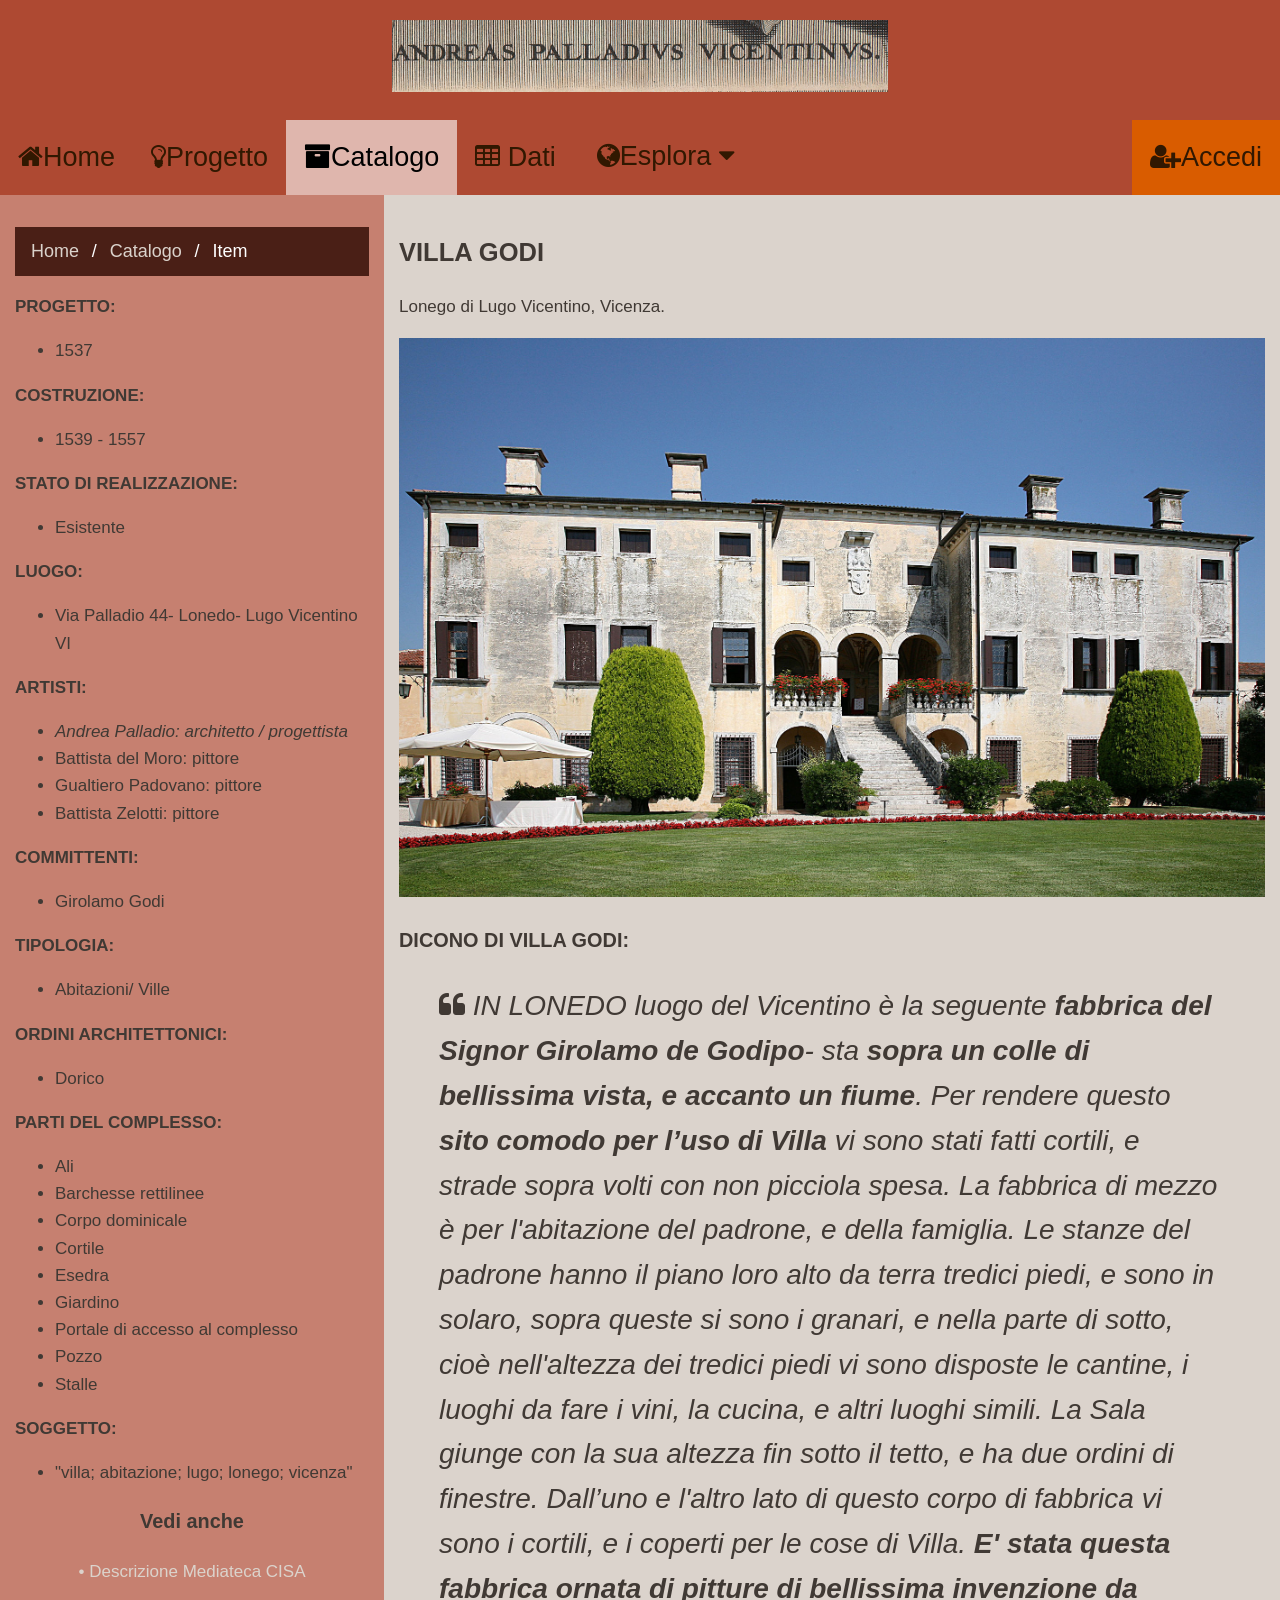
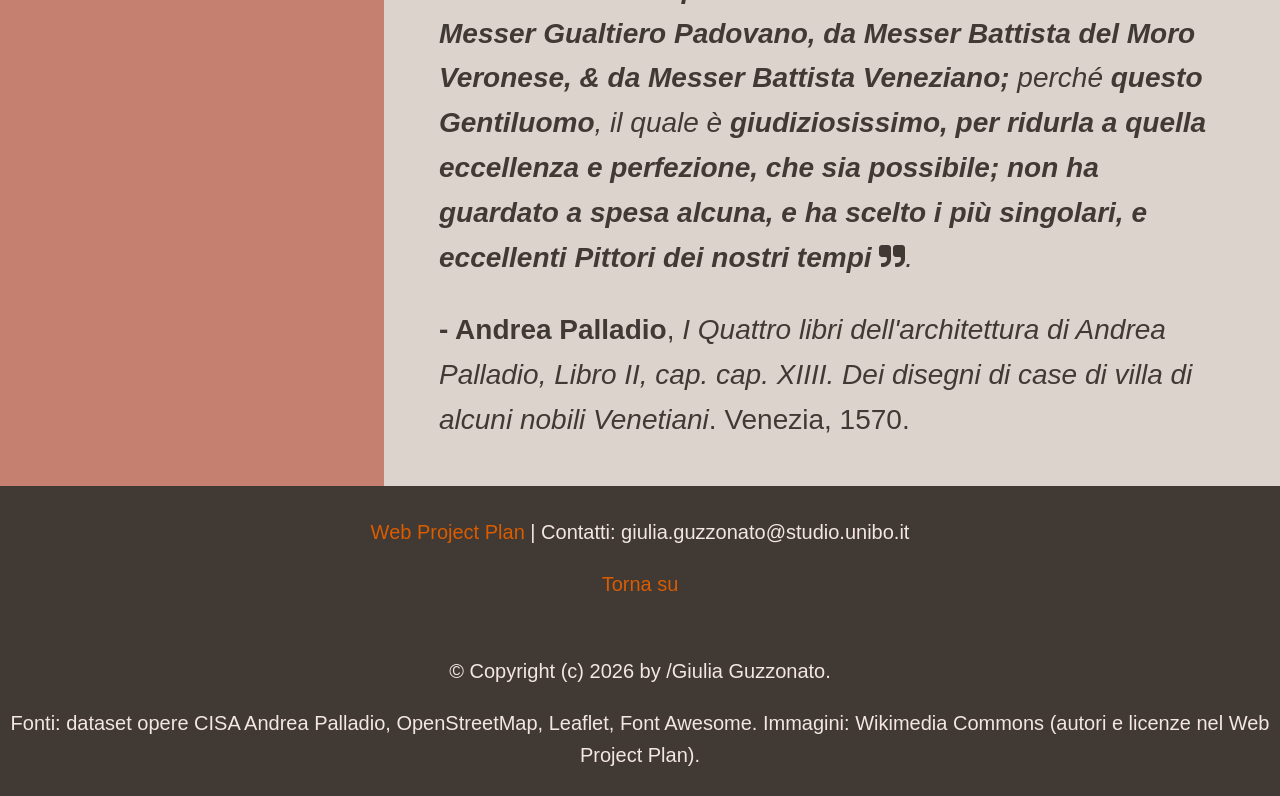
<file: item-godi.html>
<!DOCTYPE html>

<html>

<head>
<!-- title fa comparire quello che sta nella barra titolo del browser -->
	<title>Le opere di Andrea Palladio</title>

	<!-- Metadati per comunicare con il browser-->

		<meta charset="utf-8">
		<meta name="author" content="Giulia Guzzonato">
		<meta name="title" content="L'architettura per Andrea Palladio">
		<meta name="description" content="Sito dedicato alla produzione architettonica di Andrea palladio">
		<meta name="subject" content="Palladio, architettura, opere">
		<meta name="publisher" content="Giulia Guzzonato">
		<meta name="date" content="07-2026">
		<meta name="language" content="it">
		<meta name="viewport" content="width=device-width, initial-scale=1">

<!-- link rel font-awesome -->
		<link rel="stylesheet" href="https://cdnjs.cloudflare.com/ajax/libs/font-awesome/4.7.0/css/font-awesome.min.css">

		<link rel="stylesheet" href="style/stile-palladio.css">


</head>

<body>
	<header id="top">

<!-- aggiungo class header alla div di header per collegare css. Header da pov formattazione contiene elem semantico header che contiene una sezione, la quale appartiene a una certa classe dal pov della formattazione (che si chiama "header"--> 

		<div class="header">
<!-- a href perché header mi riporti sempre all'index -->
			<a href="index.html">

<!-- inserisci immagine header. alt serve per lo screen reader, title per far comparire la didascalia passandoci sopra il mouse -->
				<img src="img/header.jpg" alt="center responsive" title="Dettaglio su Andrea Palladio">
			</a>

		</div>

	</header>

	<nav>
<!-- aggiungo class topnav alla div di nav per collegare css. Attribuiamo alla div contenuta dentro l'elem semantico nav la class "topnav"  -->
		<div class="topnav">
			<a href="index.html"><i class="fa fa-home" aria-hidden="true"></i>Home</a>
			<a href="progetto.html"><i class="fa fa-lightbulb-o" aria-hidden="true"></i>Progetto</a>
			<a href="#" class="pagina-corrente"><i class="fa fa-archive" aria-hidden="true"></i>Catalogo</a>
			<a href="dati.html"><i class="fa fa-table" aria-hidden="true"></i>
Dati</a>

<!-- esempio di dropdown -->
			<div class="dropdown">
				<button class="dropbtn"><i class="fa fa-globe" aria-hidden="true"></i>Esplora
					<i class="fa fa-caret-down"></i>
				</button>
				<div class="dropdown-content">
					<a href="#"><i class="fa fa-calendar-o" aria-hidden="true"></i>Eventi</a>
					<a href="#"><i class="fa fa-newspaper-o" aria-hidden="true"></i></i>Newsletter</a>
					<a href="#"><i class="fa fa-certificate" aria-hidden="true"></i>L'Esperto consiglia</a>
				</div>
<!-- div dropdown -->
			</div>

			<a href="#about" class="split"><i class="fa fa-user-plus" aria-hidden="true"></i>Accedi</a>
<!-- div topo nav -->

		</div>
	</nav>
	
<!-- Le section tipicamente hanno un contenuto -->
	<section>
		<div class="row">
			<div class="leftcolumn">
				<ul class="breadcrumb">
					<li><a href="index.html">Home</a></li>
					<li><a href="catalogo.html">Catalogo</a></li>
          <li>Item</li>
				</ul>			
  <p><strong>PROGETTO:</strong></p>
				<ul>
          <li>1537</li>
        </ul>
        <p><strong>COSTRUZIONE:</strong></p>
        <ul>
        	<li>1539 - 1557</li>
        </ul>
        <p><strong>STATO DI REALIZZAZIONE:</strong></p>
        <ul>
					<li>Esistente</li>
				</ul>
        <p><strong>LUOGO:</strong></p>
        <ul>
         <li>Via Palladio 44- Lonedo- Lugo Vicentino VI</li>
        </ul>
        <p><strong>ARTISTI:</strong></p>
        <ul>
          <li><em>Andrea Palladio: architetto / progettista</em></li> 
          <li>Battista del Moro: pittore</li>
	         <li>Gualtiero Padovano: pittore</li>
	         <li>Battista Zelotti: pittore</li>
	       </ul>
	        <p><strong>COMMITTENTI:</strong></p>
	        <ul>
	         <li>Girolamo Godi</li>
	        </ul>
					<p><strong>TIPOLOGIA:</strong></p>
	        <ul>
	          <li>Abitazioni/ Ville</li>
	        </ul>
	          <p><strong>ORDINI ARCHITETTONICI:</strong></p>
	            <ul>
	              <li>Dorico</li>
	            </ul>
	            <p><strong>PARTI DEL COMPLESSO:</strong></p>
	            <ul>
	                  <li>Ali</li> 
	                  <li>Barchesse rettilinee</li>    
	                  <li>Corpo dominicale</li>  
	                  <li>Cortile</li>
	                  <li>Esedra</li>
	                  <li>Giardino</li>
	                  <li>Portale di accesso al complesso</li>
	                  <li>Pozzo</li>
	                  <li>Stalle</li>
	            </ul>
	            <p><strong>SOGGETTO:</strong></p>
	            <ul>
	                  <li>"villa; abitazione; lugo; lonego; vicenza"</li>
	            </ul>        
             
                    

          <div class="vedi-anche">
          <h3>Vedi anche </h3>
          <a href="https://mediateca.palladiomuseum.org/palladio/opera.php?id=54" target="_blank" title="Vai alla pagina Unesco dell'itinerario">• Descrizione Mediateca CISA</a>
        </div>


     	</div>

			<div class="rightcolumn"> 

				<h2>VILLA GODI</h2>
				<p>Lonego di Lugo Vicentino, Vicenza. </p>
        <img src="img/villa-godi.jpg" alt="Villa Godi" title="immagine di Villa Godi" width="100%">
        <h3>DICONO DI VILLA GODI:</h3>
        <blockquote id="quote" class="quote"><i class="fa fa-quote-left" aria-hidden="true"></i> <em>IN LONEDO luogo del Vicentino è la seguente <strong>fabbrica del Signor Girolamo de Godipo</strong>- sta <strong>sopra un colle di bellissima vista, e accanto un fiume</strong>. Per rendere questo <strong>sito comodo per l’uso di Villa</strong> vi sono stati fatti cortili, e strade sopra volti con non picciola spesa.
La fabbrica di mezzo è per l'abitazione del padrone, e della famiglia. Le stanze del padrone hanno il piano loro alto da terra tredici piedi, e sono in solaro, sopra queste si sono i granari, e nella parte di sotto, cioè nell'altezza dei tredici piedi vi sono disposte le cantine, i luoghi da fare i vini, la cucina, e altri luoghi simili. La Sala giunge con la sua altezza fin sotto il tetto, e ha due ordini di finestre.
Dall’uno e l'altro lato di questo corpo di fabbrica vi sono i cortili, e i coperti per le cose di Villa. <strong>E' stata questa fabbrica ornata di pitture di bellissima invenzione da Messer Gualtiero Padovano, da Messer Battista del Moro Veronese, & da Messer Battista Veneziano; </strong> perché <strong>questo Gentiluomo</strong>, il
quale è <strong>giudiziosissimo, per ridurla a quella eccellenza e perfezione, che sia possibile; non ha guardato a spesa alcuna, e ha scelto i più singolari, e eccellenti Pittori dei nostri tempi</strong> <i class="fa fa-quote-right" aria-hidden="true"></i>.</em>
        <p><strong>- Andrea Palladio</strong>, <em>I Quattro libri dell'architettura di Andrea Palladio, Libro II, cap. cap. XIIII. Dei disegni di case di villa di alcuni nobili Venetiani</em>. Venezia, 1570.</p></blockquote>
        
        
			</div>
<!-- div row -->
		</div>



	</section>


	<footer>
		<div class="credits">
      <p><a href="progetto.html" title="Piano di progetto">Web Project Plan</a> | Contatti: giulia.guzzonato@studio.unibo.it </p>
      <p><a href="#top">Torna su</a></p>
    </div>

    <div class="copyright">
      <p> &copy; Copyright (c) 2026 by /Giulia Guzzonato.</p>
      <p>Fonti: dataset opere CISA Andrea Palladio, OpenStreetMap, Leaflet, Font Awesome. Immagini: Wikimedia Commons (autori e licenze nel Web Project Plan).</p>
    </div>
	</footer>

	<script src="js/script-tab.js"></script> 

</body>

</html>
</file>
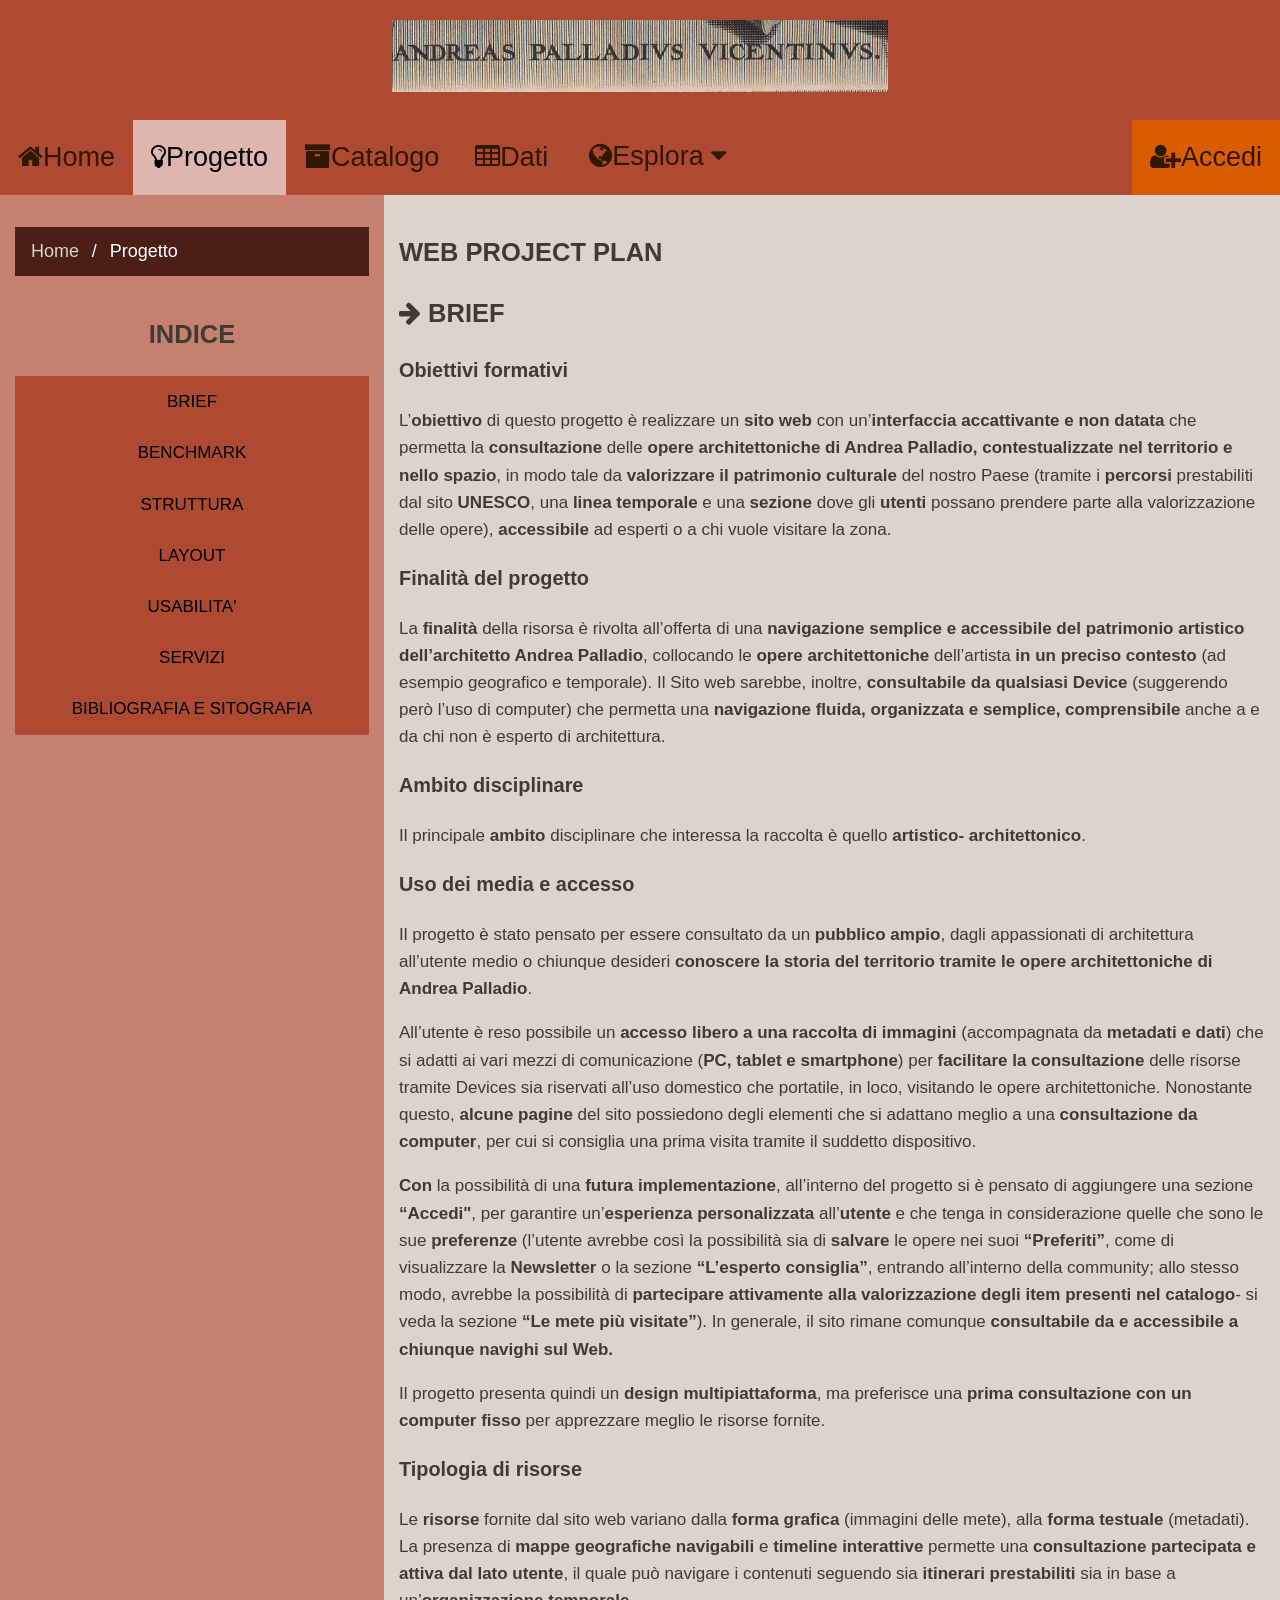
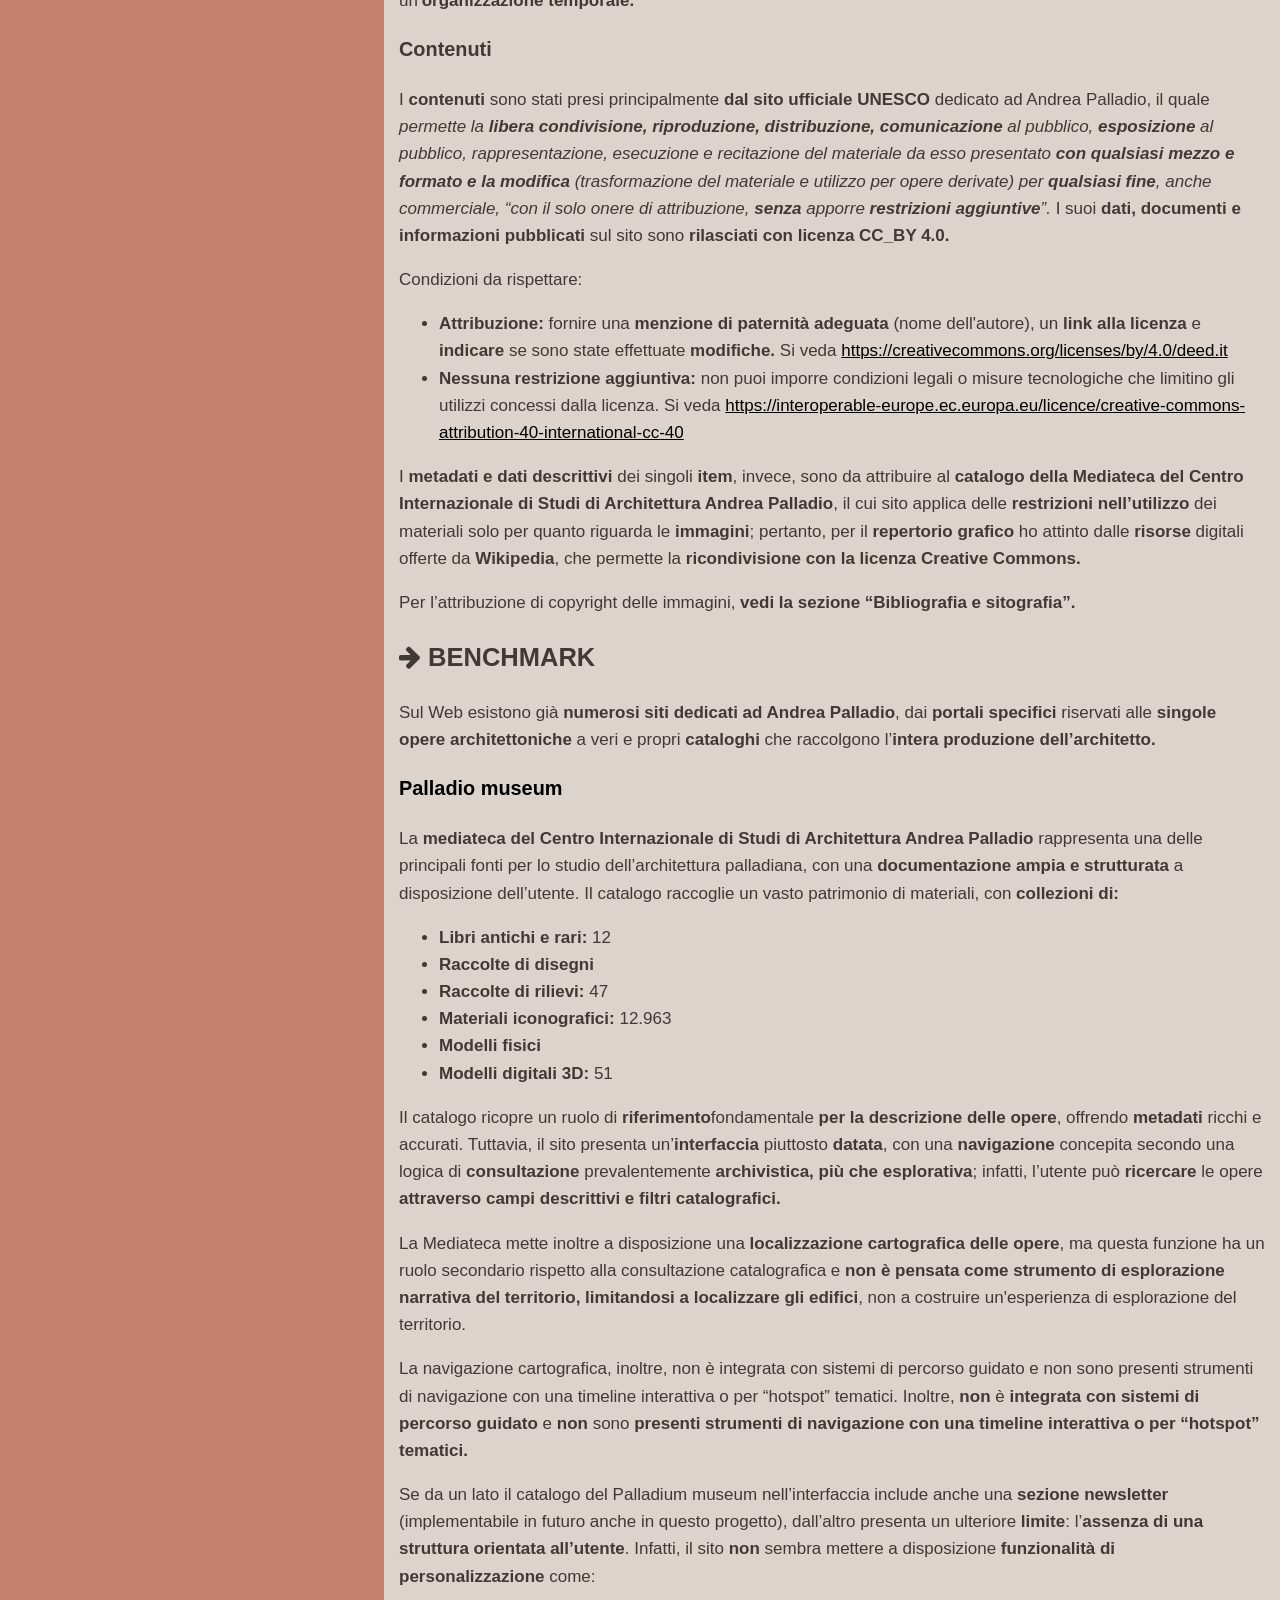
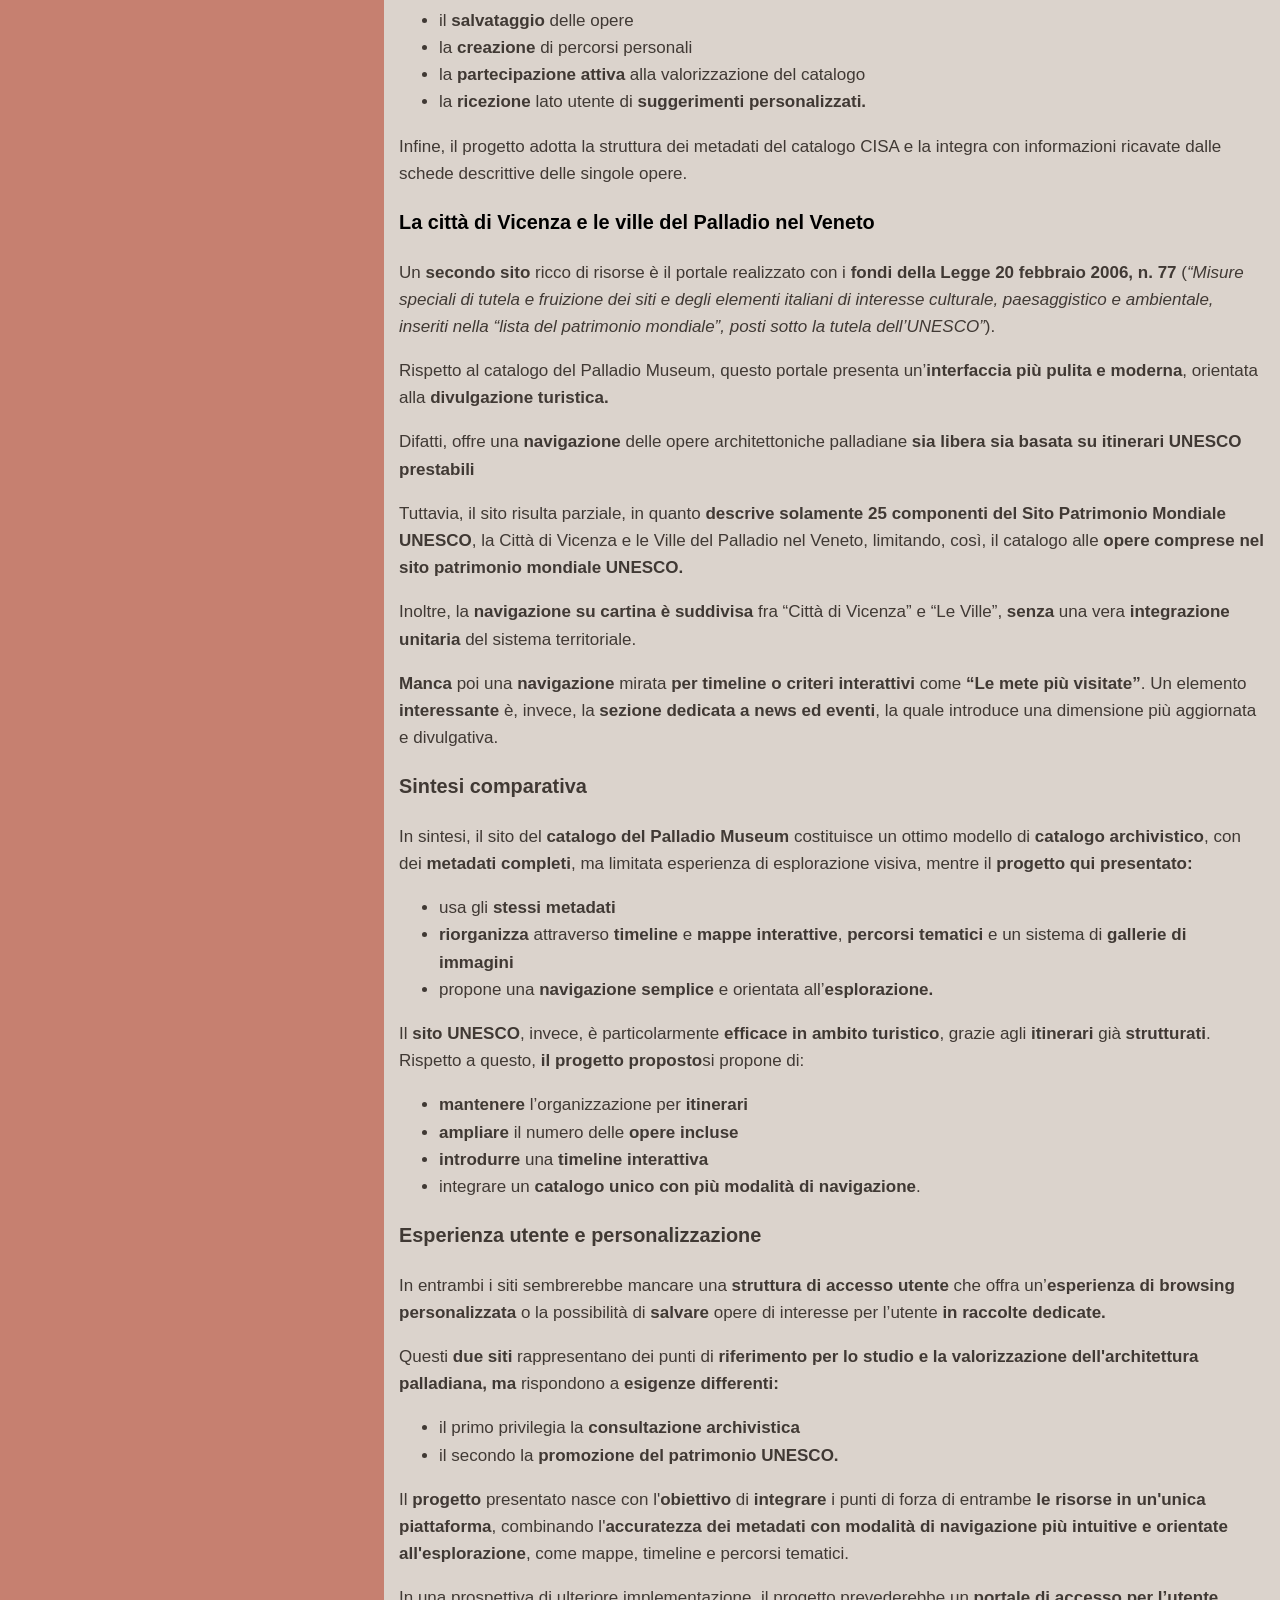
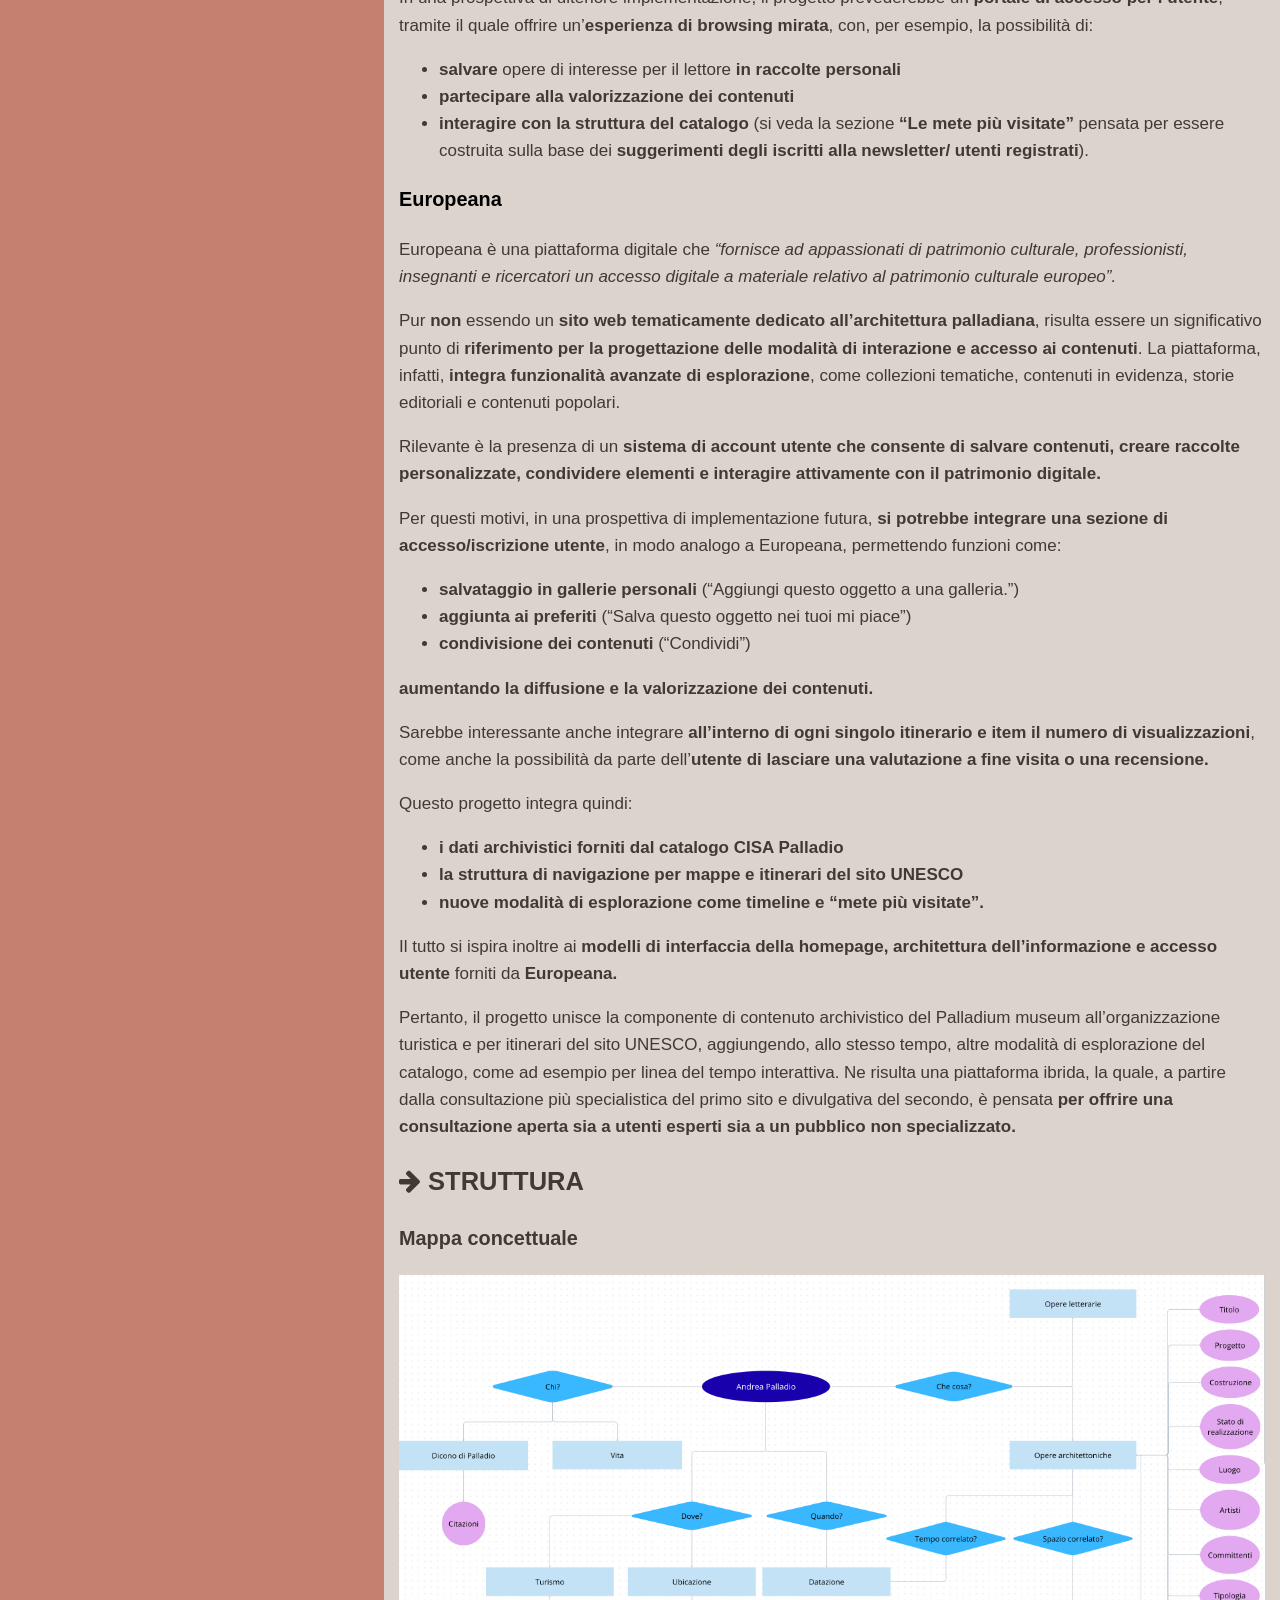
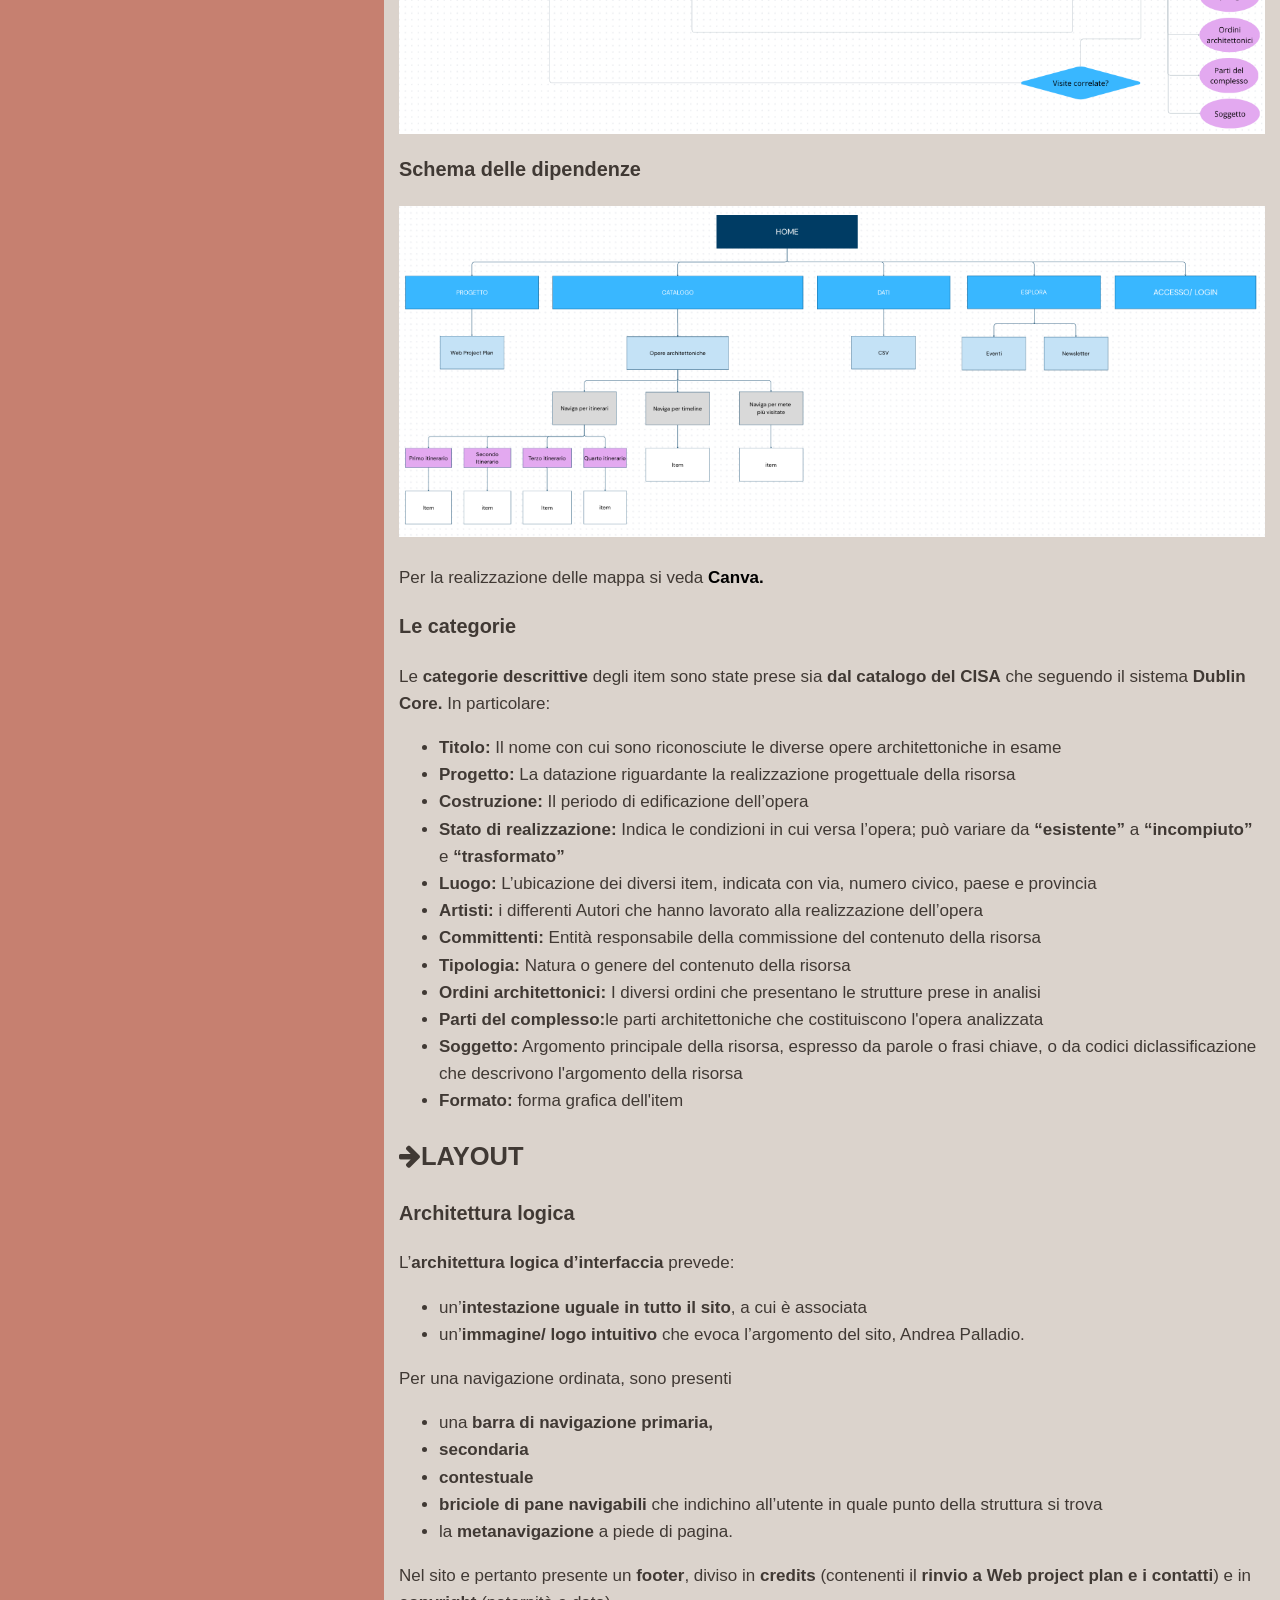
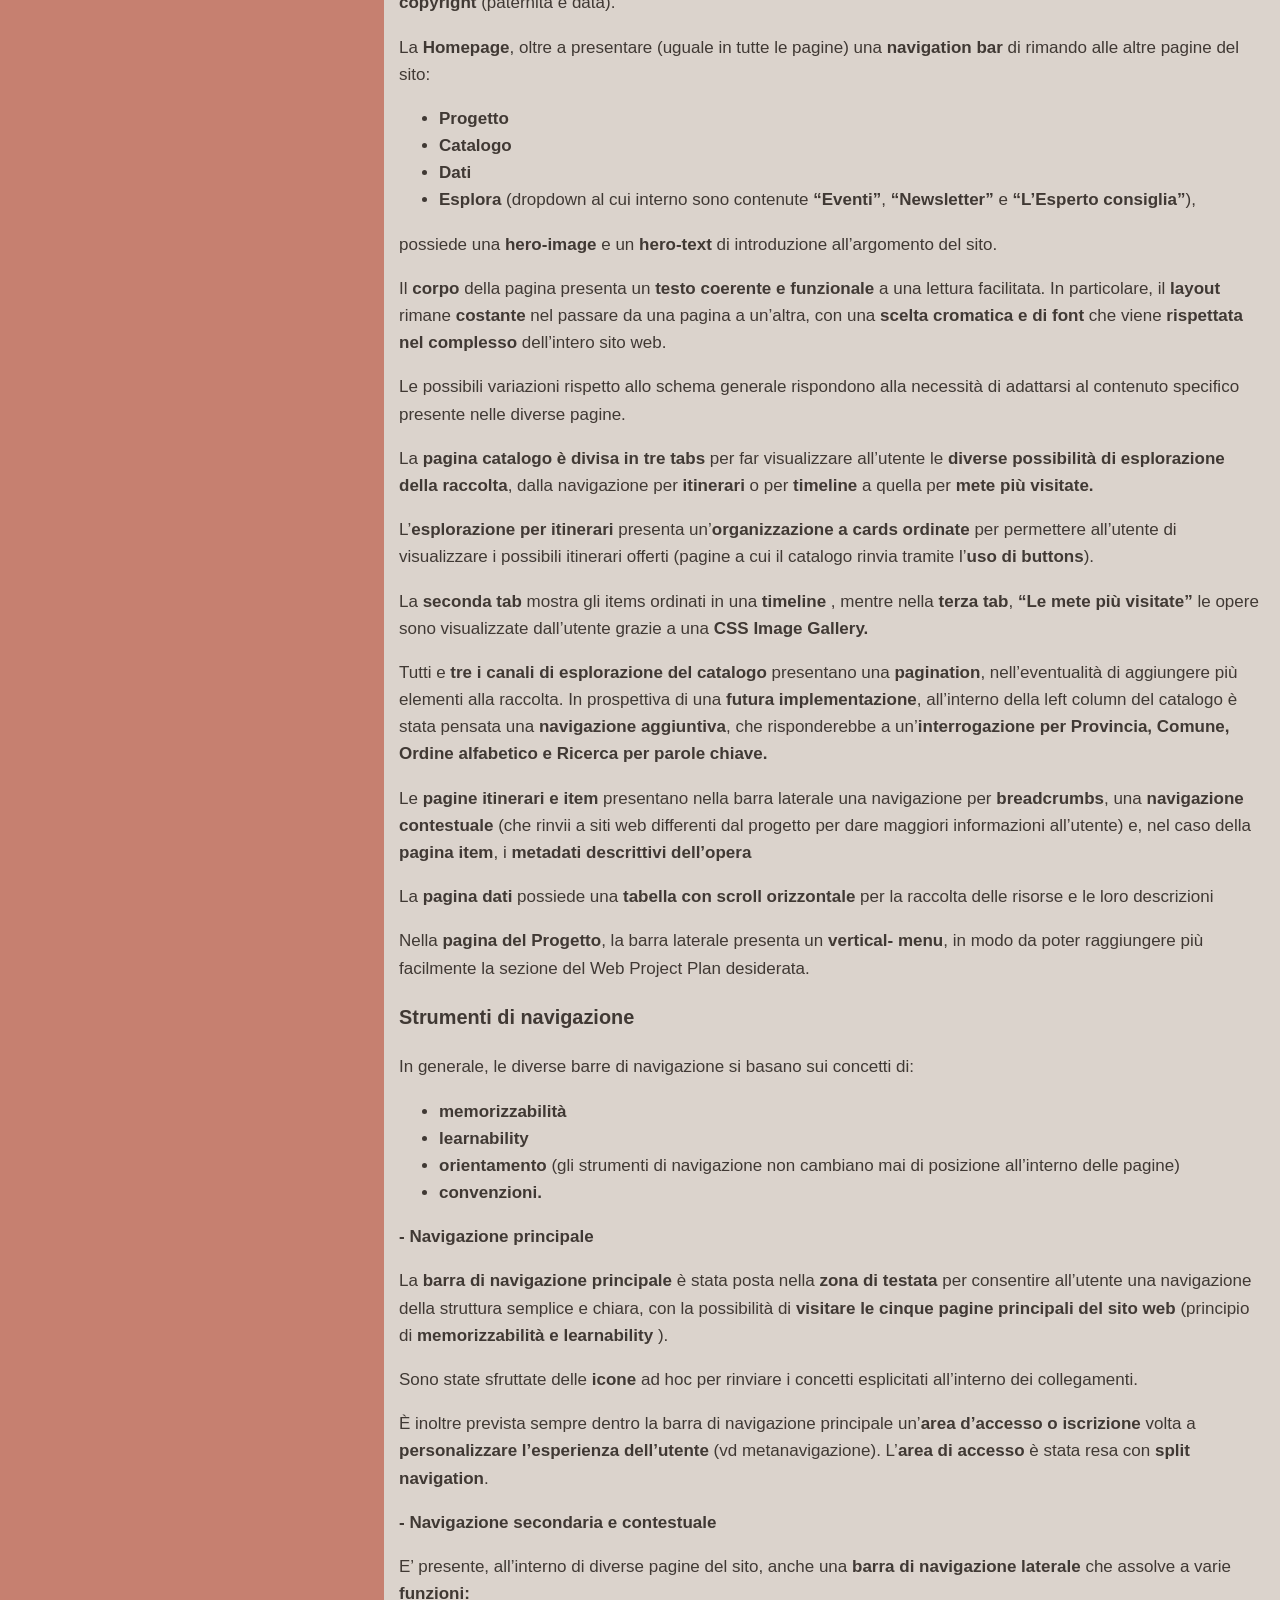
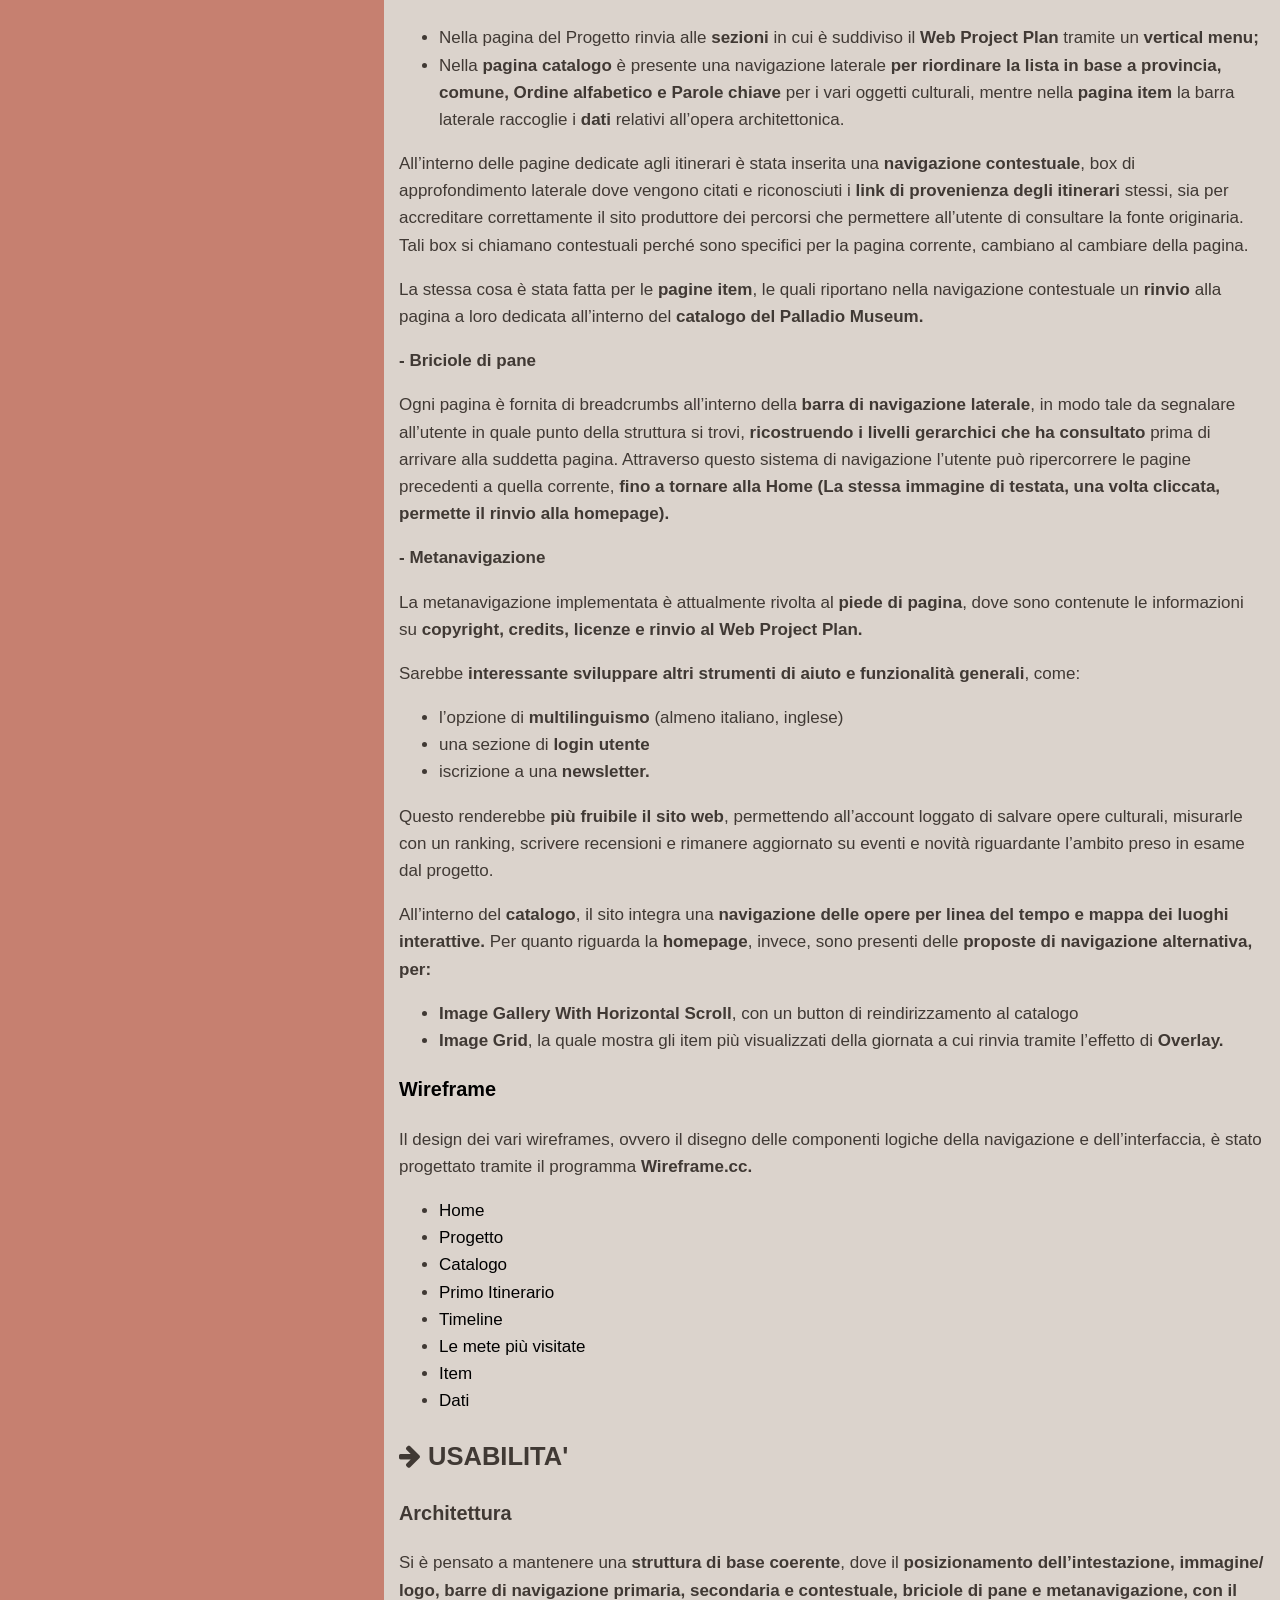
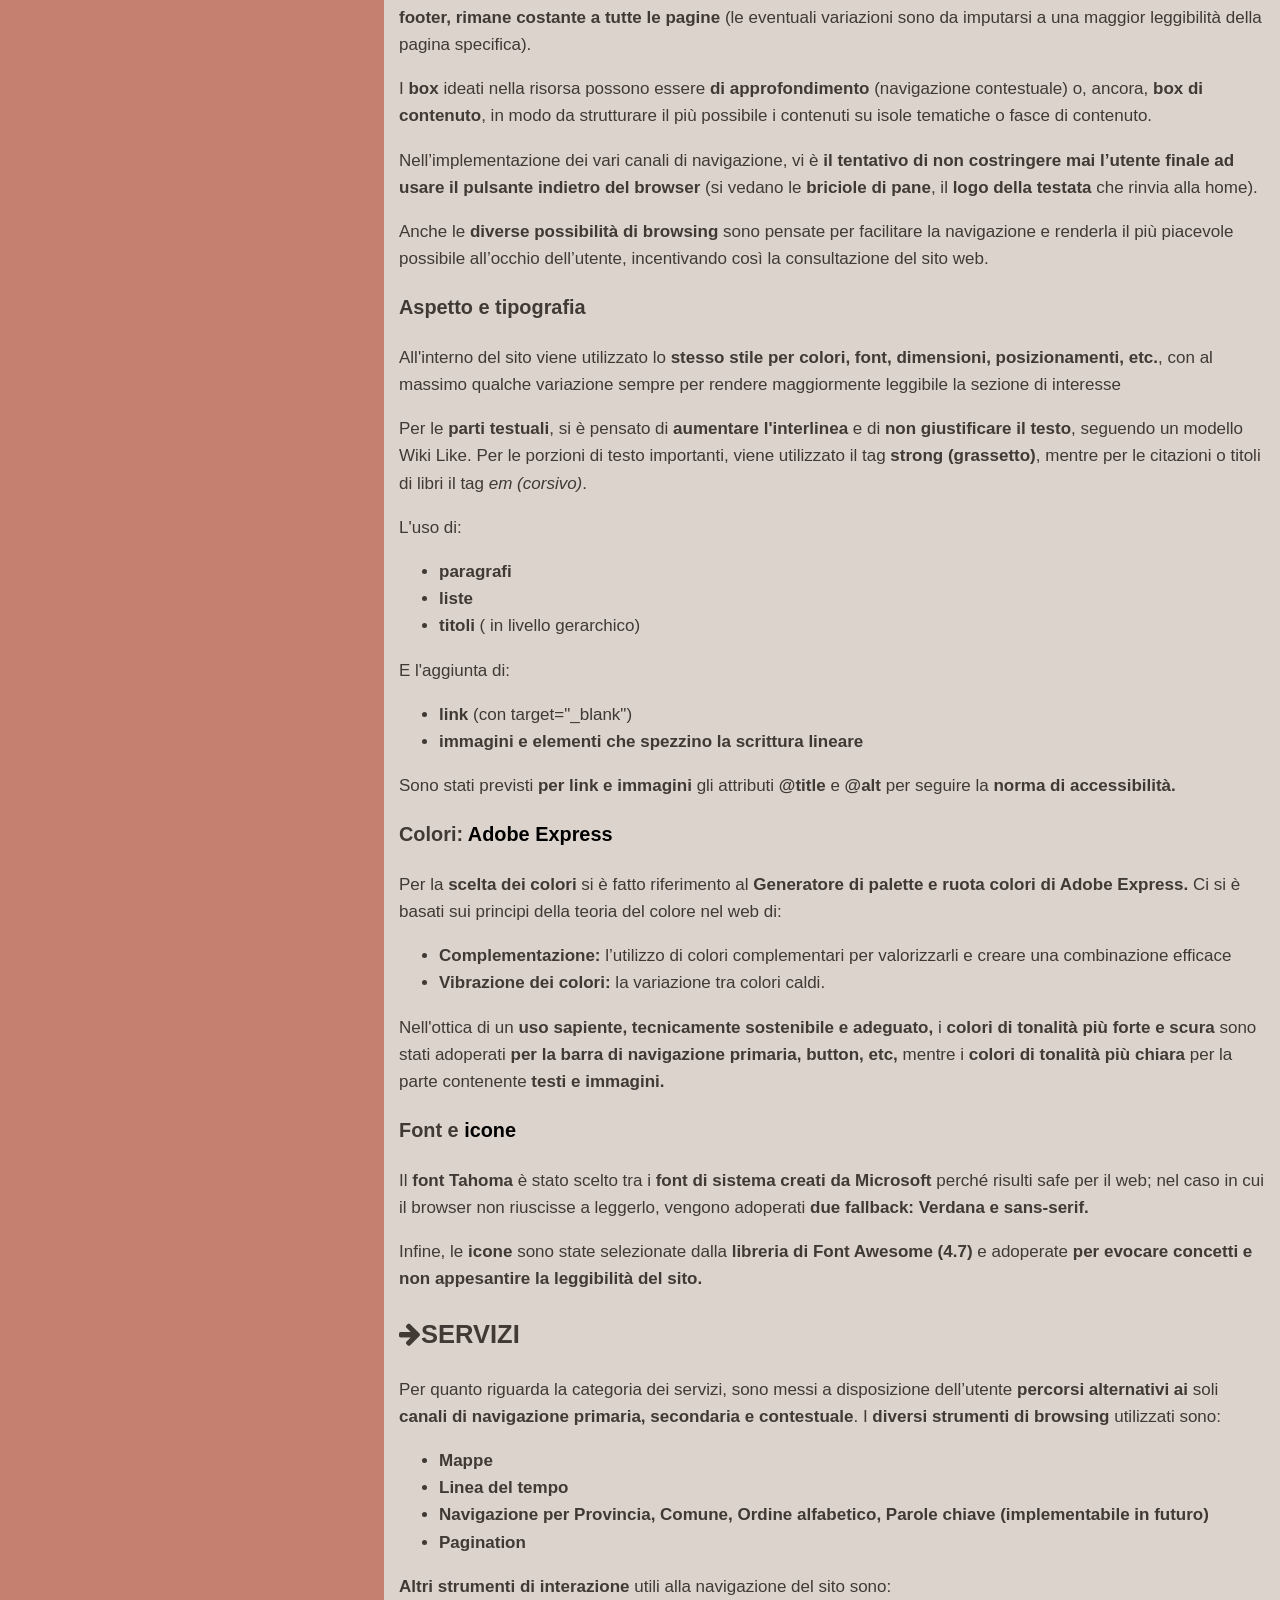
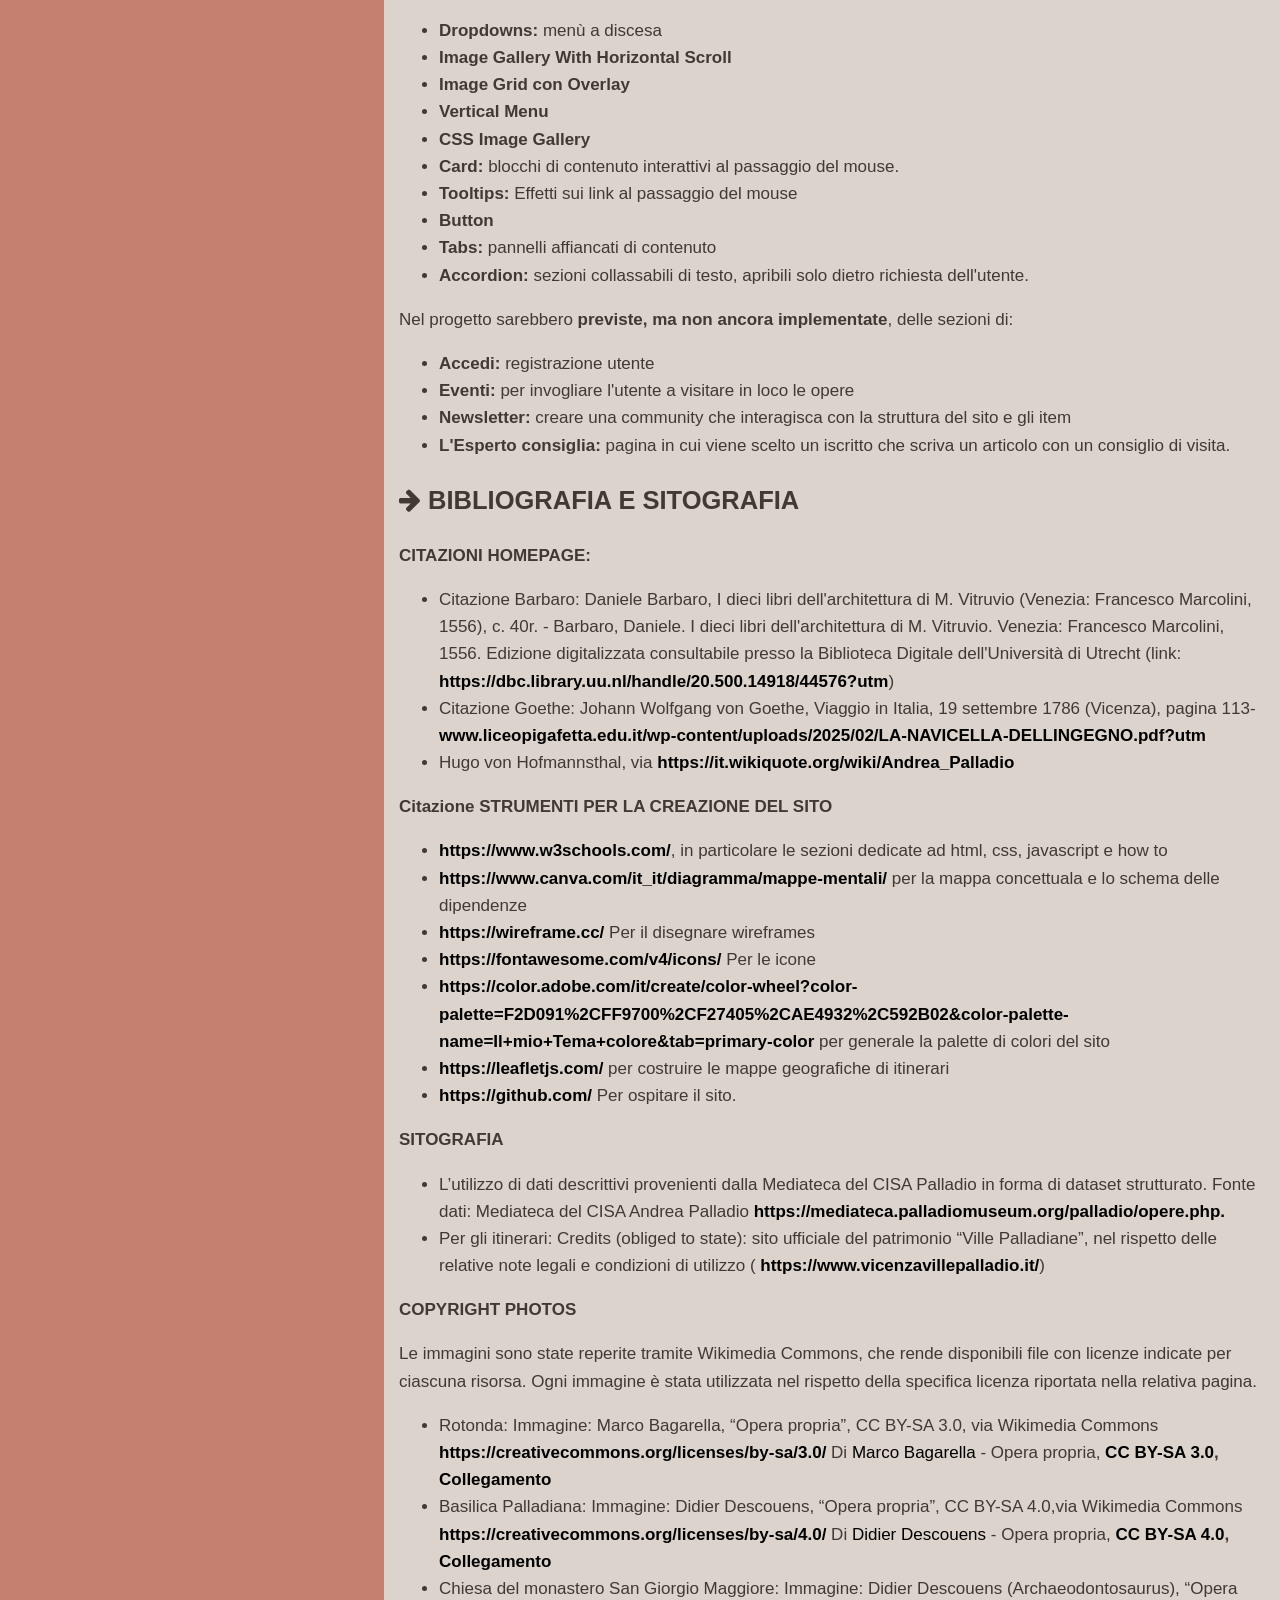
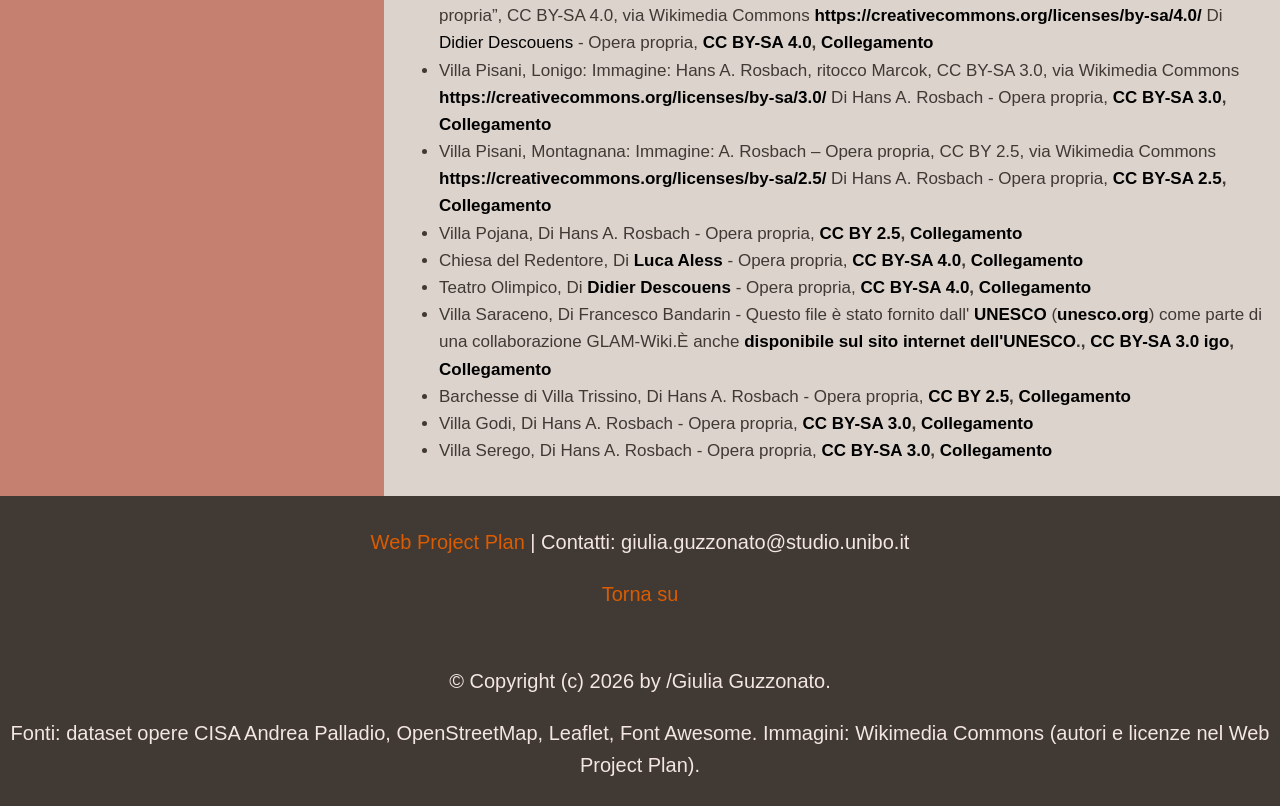
<file: progetto.html>
<!DOCTYPE html>

<html>

<head>
<!-- title fa comparire quello che sta nella barra titolo del browser -->
	<title>Le opere di Andrea Palladio</title>

	<!-- Metadati per comunicare con il browser-->

		<meta charset="utf-8">
		<meta name="author" content="Giulia Guzzonato">
		<meta name="title" content="L'architettura per Andrea Palladio">
		<meta name="description" content="Sito dedicato alla produzione architettonica di Andrea palladio">
		<meta name="subject" content="Palladio, architettura, opere">
		<meta name="publisher" content="Giulia Guzzonato">
		<meta name="date" content="07-2026">
		<meta name="language" content="it">
		<meta name="viewport" content="width=device-width, initial-scale=1">

<!-- link rel font-awesome -->
		<link rel="stylesheet" href="https://cdnjs.cloudflare.com/ajax/libs/font-awesome/4.7.0/css/font-awesome.min.css">

		<link rel="stylesheet" href="style/stile-palladio.css">


</head>

<body>
	<header id="top">

<!-- aggiungo class header alla div di header per collegare css. Header da pov formattazione contiene elem semantico header che contiene una sezione, la quale appartiene a una certa classe dal pov della formattazione (che si chiama "header"--> 

		<div class="header">
<!-- a href perché header mi riporti sempre all'index -->
			<a href="index.html">

<!-- inserisci immagine header. alt serve per lo screen reader, title per far comparire la didascalia passandoci sopra il mouse -->
				<img src="img/header.jpg" alt="center responsive" title="Dettaglio su Andrea Palladio">
			</a>

		</div>

	</header>

	<nav>
<!-- aggiungo class topnav alla div di nav per collegare css. Attribuiamo alla div contenuta dentro l'elem semantico nav la class "topnav"  -->
		<div class="topnav">
			<a href="index.html"><i class="fa fa-home" aria-hidden="true"></i>Home</a>
			<a href="#" class="pagina-corrente"><i class="fa fa-lightbulb-o" aria-hidden="true"></i>Progetto</a>
			<a href="catalogo.html"><i class="fa fa-archive" aria-hidden="true"></i>Catalogo</a>
			<a href="dati.html"><i class="fa fa-table" aria-hidden="true"></i>Dati</a>

<!-- esempio di dropdown -->
			<div class="dropdown">
				<button class="dropbtn"><i class="fa fa-globe" aria-hidden="true"></i>Esplora
					<i class="fa fa-caret-down"></i>
				</button>
				<div class="dropdown-content">
					<a href="#"><i class="fa fa-calendar-o" aria-hidden="true"></i>Eventi</a>
					<a href="#"><i class="fa fa-newspaper-o" aria-hidden="true"></i></i>Newsletter</a>
					<a href="#"><i class="fa fa-certificate" aria-hidden="true"></i>L'Esperto consiglia</a>
				</div>
<!-- div dropdown -->
			</div>

			<a href="#about" class="split"><i class="fa fa-user-plus" aria-hidden="true"></i>Accedi</a>
<!-- div top nav -->

		</div>
	</nav>

<!-- Le section tipicamente hanno un contenuto -->
	<section>
		<div class="row">
			<div class="leftcolumn">
				<ul class="breadcrumb">
					<li><a href="index.html">Home</a></li>
					<li>Progetto</li>
				</ul>

				<div class="vertical-menu">
					<h2><strong>INDICE</strong></h2>
					<a href="#brief">BRIEF</a>
					<a href="#benchmark">BENCHMARK</a>
					<a href="#struttura">STRUTTURA</a>
					<a href="#layout">LAYOUT</a>
					<a href="#usabilita">USABILITA'</a>
					<a href="#servizi">SERVIZI</a>
					<a href="#bibliografia">BIBLIOGRAFIA E SITOGRAFIA</a>
				</div>



			</div>

			<div class="rightcolumn">
				<h1>WEB PROJECT PLAN</h1>
				<h2 id="brief" class="brief"> <i class="fa fa-arrow-right" aria-hidden="true"></i> BRIEF </h2>

				<h3>Obiettivi formativi</h3>
				<p>L’<strong>obiettivo</strong> di questo progetto è realizzare un <strong>sito web</strong> con un’<strong>interfaccia accattivante e non datata</strong> che permetta la <strong>consultazione</strong> delle <strong>opere architettoniche di Andrea Palladio, contestualizzate nel territorio e nello spazio</strong>, in modo tale da <strong>valorizzare il patrimonio culturale</strong> del nostro Paese (tramite i <strong>percorsi</strong> prestabiliti dal sito <strong>UNESCO</strong>, una <strong>linea temporale</strong> e una <strong>sezione</strong> dove gli <strong>utenti</strong> possano prendere parte alla valorizzazione delle opere), <strong>accessibile</strong> ad esperti o a chi vuole visitare la zona.</p>

				<h3>Finalità del progetto</h3>
				<p>La <strong>finalità</strong> della risorsa è rivolta all’offerta di una <strong>navigazione semplice e accessibile del patrimonio artistico dell’architetto Andrea Palladio</strong>, collocando le <strong>opere architettoniche</strong> dell’artista <strong>in un preciso contesto</strong> (ad esempio geografico e temporale). Il Sito web sarebbe, inoltre, <strong>consultabile da qualsiasi Device</strong> (suggerendo però l’uso di computer) che permetta una <strong>navigazione fluida, organizzata e semplice, comprensibile </strong> anche a e da chi non è esperto di architettura.</p>
				<h3>Ambito disciplinare</h3>
				<p>Il principale <strong>ambito</strong> disciplinare che interessa la raccolta è quello <strong>artistico- architettonico</strong>. </p>

				<h3>Uso dei media e accesso</h3>
				<p>Il progetto è stato pensato per essere consultato da un <strong>pubblico ampio</strong>, dagli appassionati di architettura all’utente medio o chiunque desideri <strong>conoscere la storia del territorio tramite le opere architettoniche di Andrea Palladio</strong>.</p> 
				<p>All’utente è reso possibile un <strong>accesso libero a una raccolta di immagini</strong> (accompagnata da <strong>metadati e dati</strong>) che si adatti ai vari mezzi di comunicazione (<strong>PC, tablet e smartphone</strong>) per <strong>facilitare la consultazione</strong> delle risorse tramite Devices sia riservati all’uso domestico che portatile, in loco, visitando le opere architettoniche. Nonostante questo, <strong>alcune pagine</strong> del sito possiedono degli elementi che si adattano meglio a una <strong>consultazione da computer</strong>, per cui si consiglia una prima visita tramite il suddetto dispositivo.</p>
				<p><strong>Con</strong> la possibilità di una <strong>futura implementazione</strong>, all’interno del progetto si è pensato di aggiungere una sezione <strong>“Accedi"</strong>, per garantire un’<strong>esperienza personalizzata</strong> all’<strong>utente</strong> e che tenga in considerazione quelle che sono le sue <strong>preferenze</strong> (l’utente avrebbe così la possibilità sia di <strong>salvare</strong> le opere nei suoi <strong>“Preferiti”</strong>, come di visualizzare la <strong>Newsletter</strong> o la sezione <strong>“L’esperto consiglia”</strong>, entrando all’interno della community; allo stesso modo, avrebbe la possibilità di <strong>partecipare attivamente alla valorizzazione degli item presenti nel catalogo</strong>- si veda la sezione <strong>“Le mete più visitate”</strong>). In generale, il sito rimane comunque <strong>consultabile da e accessibile a chiunque navighi sul Web.</strong></p>
					<p>Il progetto presenta quindi un <strong>design multipiattaforma</strong>, ma preferisce una <strong>prima consultazione con un computer fisso</strong> per apprezzare meglio le risorse fornite.</p>
				
				<h3>Tipologia di risorse</h3>
				<p>Le <strong>risorse</strong> fornite dal sito web variano dalla <strong>forma grafica</strong> (immagini delle mete), alla <strong>forma testuale </strong> (metadati). La presenza di <strong> mappe geografiche navigabili </strong> e <strong>timeline interattive</strong> permette una <strong>consultazione partecipata e attiva dal lato utente</strong>, il quale può navigare i contenuti seguendo sia <strong>itinerari prestabiliti</strong> sia in base a un’<strong>organizzazione temporale.</strong> </p>

				<h3>Contenuti</h3>
				<p>I <strong>contenuti</strong> sono stati presi principalmente <strong>dal sito ufficiale UNESCO</strong> dedicato ad Andrea Palladio, il quale <em>permette la <strong>libera condivisione, riproduzione, distribuzione, comunicazione</strong> al pubblico, <strong>esposizione</strong> al pubblico, rappresentazione, esecuzione e recitazione del materiale da esso presentato <strong>con qualsiasi mezzo e formato e la modifica</strong> (trasformazione del materiale e utilizzo per opere derivate) per <strong>qualsiasi fine</strong>, anche commerciale, “con il solo onere di attribuzione, <strong>senza</strong> apporre <strong>restrizioni aggiuntive</strong>”.</em> I suoi <strong>dati, documenti e informazioni pubblicati</strong> sul sito sono <strong>rilasciati con licenza CC_BY 4.0.</strong></p>

				<p>Condizioni da rispettare:</p>
				<ul class="ul-proj">
						<li><strong>Attribuzione:</strong> fornire una <strong>menzione di paternità adeguata</strong> (nome dell'autore), un <strong>link alla licenza</strong> e <strong>indicare</strong> se sono state effettuate <strong>modifiche.</strong> Si veda <a href="https://creativecommons.org/licenses/by/4.0/deed.it" title="Vai al CC licenses" target="_blank"><u>https://creativecommons.org/licenses/by/4.0/deed.it</u></a> </li>
						<li><strong>Nessuna restrizione aggiuntiva:</strong> non puoi imporre condizioni legali o misure tecnologiche che limitino gli utilizzi concessi dalla licenza. Si veda<a href="https://interoperable-europe.ec.europa.eu/licence/creative-commons-attribution-40-international-cc-40" target="_blank" title="Vai al sito"> <u>https://interoperable-europe.ec.europa.eu/licence/creative-commons-attribution-40-international-cc-40</u></a></li> 
				</ul>
				<p>I <strong>metadati e dati descrittivi</strong> dei singoli <strong>item</strong>, invece, sono da attribuire al <strong>catalogo della Mediateca del Centro Internazionale di Studi di Architettura Andrea Palladio</strong>, il cui sito applica delle <strong>restrizioni nell’utilizzo</strong> dei materiali solo per quanto riguarda le <strong>immagini</strong>; pertanto, per il <strong>repertorio grafico</strong> ho attinto dalle <strong>risorse</strong> digitali offerte da <strong>Wikipedia</strong>, che permette la <strong>ricondivisione con la licenza Creative Commons.</strong></p> 
				<p>Per l’attribuzione di copyright delle immagini, <strong>vedi la sezione “Bibliografia e sitografia”.</strong></p>


				<h2 id="benchmark" class="benchmark"><i class="fa fa-arrow-right" aria-hidden="true"></i> BENCHMARK </h2>
				<p>Sul Web esistono già <strong>numerosi siti dedicati ad Andrea Palladio</strong>, dai <strong>portali specifici</strong> riservati alle <strong>singole opere architettoniche</strong> a veri e propri <strong>cataloghi</strong> che raccolgono l’<strong>intera produzione dell’architetto.</strong> </p>
				<h3 class="link"><a href="https://mediateca.palladiomuseum.org/palladio/opere.php?V=m" title="Vai al catalogo del Palladio museum" target="_blank">Palladio museum</a></h3>
				<p>La <strong>mediateca del Centro Internazionale di Studi di Architettura Andrea Palladio</strong> rappresenta una delle principali fonti per lo studio dell’architettura palladiana, con una <strong>documentazione ampia e strutturata</strong> a disposizione dell’utente. Il catalogo raccoglie un vasto patrimonio di materiali, con <strong>collezioni di:</strong></p>
					<ul>
 						<li><strong>Libri antichi e rari:</strong> 12 </li>
						<li><strong>Raccolte di disegni</strong> </li>
						<li><strong>Raccolte di rilievi:</strong> 47 </li>
						<li><strong>Materiali iconografici:</strong> 12.963 </li>
						<li><strong>Modelli fisici</strong> </li>
						<li><strong>Modelli digitali 3D:</strong> 51 </li>
					</ul>
					<p>Il catalogo ricopre un ruolo di <strong>riferimento</strong>fondamentale <strong>per la descrizione delle opere</strong>, offrendo <strong>metadati</strong> ricchi e accurati. Tuttavia, il sito presenta un’<strong>interfaccia</strong> piuttosto <strong>datata</strong>, con una <strong>navigazione</strong> concepita secondo una logica di <strong>consultazione</strong> prevalentemente <strong>archivistica, più che esplorativa</strong>; infatti, l’utente può <strong>ricercare</strong> le opere <strong>attraverso campi descrittivi e filtri catalografici.</strong> </p>
					<p>La Mediateca mette inoltre a disposizione una <strong>localizzazione cartografica delle opere</strong>, ma questa funzione ha un ruolo secondario rispetto alla consultazione catalografica e <strong>non è pensata come strumento di esplorazione narrativa del territorio, limitandosi a localizzare gli edifici</strong>, non a costruire un'esperienza di esplorazione del territorio. </p>
					<p>La navigazione cartografica, inoltre, non è integrata con sistemi di percorso guidato e non sono presenti strumenti di navigazione con una timeline interattiva o per “hotspot” tematici. Inoltre, <strong>non</strong> è <strong>integrata con sistemi di percorso guidato</strong> e <strong>non</strong> sono <strong>presenti strumenti di navigazione con una timeline interattiva o per “hotspot” tematici.</strong> </p>
					<p>Se da un lato il catalogo del Palladium museum nell’interfaccia include anche una <strong>sezione newsletter</strong> (implementabile in futuro anche in questo progetto), dall’altro presenta un ulteriore <strong>limite</strong>: l’<strong>assenza di una struttura orientata all’utente</strong>. Infatti, il sito <strong>non</strong> sembra mettere a disposizione <strong>funzionalità di personalizzazione</strong> come: </p>
					 <ul>
					 	<li>il <strong>salvataggio</strong> delle opere</li>
					 	<li>la <strong>creazione </strong> di percorsi personali</li>
					 	<li>la <strong>partecipazione attiva</strong> alla valorizzazione del catalogo</li>
					 	<li>la <strong>ricezione</strong> lato utente di <strong>suggerimenti personalizzati.</strong></li>
					 </ul>
					<p>Infine, il progetto adotta la struttura dei metadati del catalogo CISA e la integra con informazioni ricavate dalle schede descrittive delle singole opere.</p>

					<h3 class="link"><a href="https://www.vicenzavillepalladio.it/sito-patrimonio-unesco/andrea-palladio/" title="Vai al sito UNESCO" target="_blank">La città di Vicenza e le ville del Palladio nel Veneto</a></h3>
					<p>Un <strong>secondo sito</strong> ricco di risorse è il portale realizzato con i <strong>fondi della Legge 20 febbraio 2006, n. 77</strong> (<em>“Misure speciali di tutela e fruizione dei siti e degli elementi italiani di interesse culturale, paesaggistico e ambientale, inseriti nella “lista del patrimonio mondiale”, posti sotto la tutela dell’UNESCO”</em>).</p>
					<p>Rispetto al catalogo del Palladio Museum, questo portale presenta un’<strong>interfaccia più pulita e moderna</strong>, orientata alla <strong>divulgazione turistica.</strong></p>
					<p>Difatti, offre una <strong>navigazione</strong> delle opere architettoniche palladiane <strong>sia libera sia basata su itinerari UNESCO prestabili</strong></p>
					<p>Tuttavia, il sito risulta parziale, in quanto <strong>descrive solamente 25 componenti del Sito Patrimonio Mondiale UNESCO</strong>, la Città di Vicenza e le Ville del Palladio nel Veneto, limitando, così, il catalogo alle <strong>opere comprese nel sito patrimonio mondiale UNESCO.</strong></p>
					<p>Inoltre, la <strong>navigazione su cartina è suddivisa</strong> fra “Città di Vicenza” e “Le Ville”, <strong>senza</strong> una vera <strong>integrazione unitaria</strong> del sistema territoriale.</p>
					<p><strong>Manca</strong> poi una <strong>navigazione</strong> mirata <strong>per timeline o criteri interattivi</strong> come <strong>“Le mete più visitate”</strong>. Un elemento <strong>interessante</strong> è, invece, la <strong>sezione dedicata a news ed eventi</strong>, la quale introduce una dimensione più aggiornata e divulgativa.</p>
					<h3>Sintesi comparativa</h3>
					<p>In sintesi, il sito del <strong>catalogo del Palladio Museum</strong> costituisce un ottimo modello di <strong>catalogo archivistico</strong>, con dei <strong>metadati completi</strong>, ma limitata esperienza di esplorazione visiva, mentre il <strong>progetto qui presentato:</strong></p>
						<ul>
							<li>usa gli <strong>stessi metadati</strong></li> 
							<li><strong>riorganizza</strong> attraverso <strong>timeline</strong> e <strong>mappe interattive</strong>, <strong>percorsi tematici</strong> e un sistema di <strong>gallerie di immagini</strong></li> 
							<li>propone una <strong>navigazione semplice</strong> e orientata all’<strong>esplorazione.</strong></li>	
						</ul>
					
					<p>Il <strong>sito UNESCO</strong>, invece, è particolarmente <strong>efficace in ambito turistico</strong>, grazie agli <strong>itinerari</strong> già <strong>strutturati</strong>. Rispetto a questo, <strong>il progetto proposto</strong>si propone di:</p>
						<ul>
							<li><strong>mantenere</strong> l’organizzazione per  <strong>itinerari</strong></li>
							<li><strong>ampliare</strong> il numero delle <strong>opere incluse</strong></li>
							<li><strong>introdurre </strong>una <strong>timeline interattiva</strong></li>
							<li>integrare un <strong>catalogo unico con più modalità di navigazione</strong>.</li>
						</ul>
					
					<h3>Esperienza utente e personalizzazione</h3>
					<p>In entrambi i siti sembrerebbe mancare una <strong>struttura di accesso utente</strong> che offra un’<strong>esperienza di browsing personalizzata</strong> o la possibilità di <strong>salvare</strong> opere di interesse per l’utente <strong>in raccolte dedicate.</strong></p>
					<p>Questi <strong>due siti</strong> rappresentano dei punti di <strong>riferimento per lo studio e la valorizzazione dell'architettura palladiana, ma</strong> rispondono a <strong>esigenze differenti:</strong> </p>
						<ul>
							<li>il primo privilegia la <strong>consultazione archivistica</strong></li>
							<li>il secondo la <strong>promozione del patrimonio UNESCO.</strong></li>
						</ul>
					<p>Il <strong>progetto</strong> presentato nasce con l'<strong>obiettivo</strong> di <strong>integrare</strong> i punti di forza di entrambe <strong>le risorse in un'unica piattaforma</strong>, combinando l'<strong>accuratezza dei metadati con modalità di navigazione più intuitive e orientate all'esplorazione</strong>, come mappe, timeline e percorsi tematici.</p>
					<p>In una prospettiva di ulteriore implementazione, il progetto prevederebbe un <strong>portale di accesso per l’utente</strong>, tramite il quale offrire un’<strong>esperienza di browsing mirata</strong>, con, per esempio, la possibilità di: </p>
						<ul>
							<li><strong>salvare</strong> opere di interesse per il lettore <strong>in raccolte personali</strong></li> 
							<li><strong>partecipare alla valorizzazione dei contenuti</strong></li>
							<li>
								<strong>interagire con la struttura del catalogo </strong>(si veda la sezione <strong>“Le mete più visitate”</strong> pensata per essere costruita sulla base dei <strong>suggerimenti degli iscritti alla newsletter/ utenti registrati</strong>).
							</li>
						</ul>
					<h3 class="link"><a href="https://www.europeana.eu/it" title="Vai al sito Europeana" target="_blank">Europeana</a></h3>
					<p>Europeana è una piattaforma digitale che <em>“fornisce ad appassionati di patrimonio culturale, professionisti, insegnanti e ricercatori un accesso digitale a materiale relativo al patrimonio culturale europeo”.</em></p>

					<p>Pur <strong>non</strong> essendo un <strong>sito web tematicamente dedicato all’architettura palladiana</strong>, risulta essere un significativo punto di <strong>riferimento per la progettazione delle modalità di interazione e accesso ai contenuti</strong>. La piattaforma, infatti, <strong>integra funzionalità avanzate di esplorazione</strong>, come collezioni tematiche, contenuti in evidenza, storie editoriali e contenuti popolari.</p>

					<p>Rilevante è la presenza di un <strong>sistema di account utente che consente di salvare contenuti, creare raccolte personalizzate, condividere elementi e interagire attivamente con il patrimonio digitale.</strong></p>

					<p>Per questi motivi, in una prospettiva di implementazione futura, <strong>si potrebbe integrare una sezione di accesso/iscrizione utente</strong>, in modo analogo a Europeana, permettendo funzioni come:</p>
						<ul>
							<li><strong>salvataggio in gallerie personali</strong> (“Aggiungi questo oggetto a una galleria.”)</li>
							<li><strong>aggiunta ai preferiti</strong> (“Salva questo oggetto nei tuoi mi piace”)</li>
							<li><strong>condivisione dei contenuti </strong>(“Condividi”)</li>
						</ul> 
						<p><strong>aumentando la diffusione e la valorizzazione dei contenuti.</strong></p>

					<p>Sarebbe interessante anche integrare <strong>all’interno di ogni singolo itinerario e item il numero di visualizzazioni</strong>, come anche la possibilità da parte dell’<strong>utente di lasciare una valutazione a fine visita o una recensione.</strong></p>

					<p>Questo progetto integra quindi: </p>
						<ul>
							<li><strong>i dati archivistici forniti dal catalogo CISA Palladio</strong></li>
							<li><strong>la struttura di navigazione per mappe e itinerari del sito UNESCO</strong></li> 
							<li><strong>nuove modalità di esplorazione come timeline e “mete più visitate”.</strong></li>
						</ul>
						<p>Il tutto si ispira inoltre ai <strong>modelli di interfaccia della homepage, architettura dell’informazione e accesso utente</strong> forniti da <strong>Europeana.</strong></p>
					<p>Pertanto, il progetto unisce la componente di contenuto archivistico del Palladium museum all’organizzazione turistica e per itinerari del sito UNESCO, aggiungendo, allo stesso tempo, altre modalità di esplorazione del catalogo, come ad esempio per linea del tempo interattiva. Ne risulta una piattaforma ibrida, la quale, a partire dalla consultazione più specialistica del primo sito e divulgativa del secondo, è pensata <strong>per offrire una consultazione aperta sia a utenti esperti sia a un pubblico non specializzato.</strong></p>



				<h2 id="struttura" class="struttura"><i class="fa fa-arrow-right" aria-hidden="true"></i> STRUTTURA </h2>
				<h3>Mappa concettuale</h3>
				<div class="mappa">
					<img src="img/mappa-concettuale.jpg" alt="Mappa concettuale" title="Immagine mappa concettuale">
				</div>
				<h3>Schema delle dipendenze</h3>
				<div class="mappa">
					<img src="img/schema-dipendenze.jpg" alt="Schema delle dipendenze" title="Immagine schema delle dipendenze">
				</div>
				<br>
				<div class="link">Per la realizzazione delle mappa si veda <strong><a href="https://www.canva.com/" target="_blank" title="Vai a Canva">Canva.</a></strong></div>
				<h3>Le categorie</h3>
				<p>Le <strong>categorie descrittive</strong> degli item sono state prese sia <strong>dal catalogo del CISA</strong> che seguendo il sistema <strong>Dublin Core.</strong> In particolare:</p>
					<ul>
						<li><strong>Titolo:</strong> Il nome con cui sono riconosciute le diverse opere architettoniche in esame</li>
						<li><strong>Progetto:</strong> La datazione riguardante la realizzazione progettuale della risorsa</li>
						<li><strong>Costruzione:</strong> Il periodo di edificazione dell’opera</li>
						<li><strong>Stato di realizzazione:</strong> Indica le condizioni in cui versa l’opera; può variare da <strong>“esistente”</strong> a <strong>“incompiuto”</strong> e <strong>“trasformato”</strong></li>
						<li><strong>Luogo: </strong>L’ubicazione dei diversi item, indicata con via, numero civico, paese e provincia</li>
						<li><strong>Artisti:</strong> i differenti Autori che hanno lavorato alla realizzazione dell’opera</li>
						<li><strong>Committenti:</strong> Entità responsabile della commissione del contenuto della risorsa</li>
						<li><strong>Tipologia:</strong> Natura o genere del contenuto della risorsa</li>
						<li><strong>Ordini architettonici:</strong> I diversi ordini che presentano le strutture prese in analisi</li>
						<li><strong>Parti del complesso:</strong>le parti architettoniche che costituiscono l'opera analizzata</li>
						<li><strong>Soggetto:</strong>  Argomento principale della risorsa,  espresso da parole o frasi chiave, o da codici diclassificazione che descrivono l'argomento della risorsa</li>
						<li><strong>Formato:</strong> forma grafica dell'item</li>											
					</ul>

				<h2 id="layout" class="layout"> <i class="fa fa-arrow-right" aria-hidden="true"></i>LAYOUT </h2>
				<h3>Architettura logica</h3>
				<p>L’<strong>architettura logica d’interfaccia</strong> prevede: </p>
					<ul>
						<li>un’<strong>intestazione uguale in tutto il sito</strong>, a cui è associata </li>
						<li>un’<strong>immagine/ logo intuitivo</strong> che evoca l’argomento del sito, Andrea Palladio.</li>
					</ul>
					Per una navigazione ordinata, sono presenti 
					<ul>
						<li>una <strong>barra di navigazione primaria,</strong></li>
						<li><strong>secondaria</strong></li> 
						<li><strong>contestuale</strong></li> 
						<li><strong>briciole di pane navigabili</strong> che indichino all’utente in quale punto della struttura si trova </li> 
						<li>la <strong>metanavigazione</strong> a piede di pagina. </li>
					</ul>

				<p>Nel sito e pertanto presente un <strong>footer</strong>, diviso in <strong>credits</strong> (contenenti il <strong>rinvio a Web project plan e i contatti</strong>) e in <strong>copyright</strong> (paternità e data).</p>
				
				<p>La <strong>Homepage</strong>, oltre a presentare (uguale in tutte le pagine) una <strong>navigation bar</strong> di rimando alle altre pagine del sito: </p>
					<ul>
						<li><strong>Progetto </strong></li>
						<li><strong>Catalogo</strong></li>
						<li><strong>Dati</strong></li>
						<li><strong>Esplora</strong> (dropdown al cui interno sono contenute <strong>“Eventi”</strong>, <strong>“Newsletter”</strong> e <strong>“L’Esperto consiglia”</strong>), </li>
					</ul>
						<p>possiede una <strong>hero-image</strong> e un <strong>hero-text</strong> di introduzione all’argomento del sito.</p>
					<p>Il <strong>corpo</strong> della pagina presenta un <strong>testo coerente e funzionale</strong> a una lettura facilitata.
					In particolare, il <strong>layout</strong> rimane <strong>costante</strong> nel passare da una pagina a un’altra, con una <strong>scelta cromatica e di font</strong> che viene <strong>rispettata nel complesso </strong>dell’intero sito web. </p>
					<p>Le possibili variazioni rispetto allo schema generale rispondono alla necessità di adattarsi al contenuto specifico presente nelle diverse pagine. </p>
					<p>La <strong>pagina catalogo è divisa in tre tabs</strong> per far visualizzare all’utente le <strong>diverse possibilità di esplorazione della raccolta</strong>, dalla navigazione per <strong>itinerari</strong> o per <strong>timeline</strong> a quella per <strong>mete più visitate.</strong></p>
					<p>L’<strong>esplorazione per itinerari</strong> presenta un’<strong>organizzazione a cards ordinate</strong> per permettere all’utente di visualizzare i possibili itinerari offerti (pagine a cui il catalogo rinvia tramite l’<strong>uso di buttons</strong>). </p>
					<p>La <strong>seconda tab</strong> mostra gli items ordinati in una <strong>timeline</strong> , mentre nella <strong>terza tab</strong>, <strong>“Le mete più visitate”</strong> le opere sono visualizzate dall’utente grazie a una <strong>CSS Image Gallery.</strong> </p>
					<p>Tutti e <strong>tre i canali di esplorazione del catalogo</strong> presentano una <strong>pagination</strong>, nell’eventualità di aggiungere più elementi alla raccolta. In prospettiva di una <strong>futura implementazione</strong>, all’interno della left column del catalogo è stata pensata una <strong>navigazione aggiuntiva</strong>, che risponderebbe a un’<strong>interrogazione per Provincia, Comune, Ordine alfabetico e Ricerca per parole chiave.</strong> </p>
					<p>Le <strong>pagine itinerari e item</strong> presentano nella barra laterale una navigazione per <strong>breadcrumbs</strong>, una <strong>navigazione contestuale</strong> (che rinvii a siti web differenti dal progetto per dare maggiori informazioni all’utente) e, nel caso della <strong>pagina item</strong>, i <strong>metadati descrittivi dell’opera</strong></p>
					<p>La <strong>pagina dati</strong> possiede una <strong>tabella con scroll orizzontale</strong> per la raccolta delle risorse e le loro descrizioni </p>
					<p>Nella <strong>pagina del Progetto</strong>, la barra laterale presenta un <strong>vertical- menu</strong>, in modo da poter raggiungere più facilmente la sezione del Web Project Plan desiderata.</p>

					<h3>Strumenti di navigazione</h3>
					<p>In generale, le diverse barre di navigazione si basano sui concetti di:</p>
						<ul>
							<li><strong>memorizzabilità</strong></li> 
							<li><strong>learnability</strong></li> 
							<li><strong>orientamento</strong> (gli strumenti di navigazione non cambiano mai di posizione all’interno delle pagine)</li>
							<li><strong>convenzioni.</strong></li>
						</ul>
					<p><strong>-	Navigazione principale</strong></p>
					<p>La <strong>barra di navigazione principale</strong> è stata posta nella <strong>zona di testata</strong> per consentire all’utente una navigazione della struttura semplice e chiara, con la possibilità di <strong>visitare le cinque pagine principali del sito web</strong>  (principio di <strong>memorizzabilità e learnability</strong> ). </p>
					<p>Sono state sfruttate delle <strong>icone</strong> ad hoc per rinviare i concetti esplicitati all’interno dei collegamenti.</p>
					<p>È inoltre prevista sempre dentro la barra di navigazione principale un’<strong>area d’accesso o iscrizione</strong>  volta a <strong>personalizzare l’esperienza dell’utente</strong> (vd metanavigazione).
					L’<strong>area di accesso</strong> è stata resa con <strong>split navigation</strong>. </p>
					<p><strong>-	Navigazione secondaria e contestuale</strong></p>
					<p>E’ presente, all’interno di diverse pagine del sito, anche una <strong>barra di navigazione laterale</strong> che assolve a varie <strong>funzioni:</strong></p>
						<ul>
							<li>Nella pagina del Progetto rinvia alle <strong>sezioni</strong> in cui è suddiviso il <strong>Web Project Plan</strong> tramite un <strong>vertical menu;</strong></li>
							<li>Nella <strong>pagina catalogo</strong> è presente una navigazione laterale <strong>per riordinare la lista in base a provincia, comune, Ordine alfabetico e Parole chiave</strong> per i vari oggetti culturali, mentre nella <strong>pagina item</strong> la barra laterale raccoglie i <strong>dati</strong> relativi all’opera architettonica.</li>
						</ul>
					
					<p>All’interno delle pagine dedicate agli itinerari è stata inserita una <strong>navigazione contestuale</strong>, box di approfondimento laterale dove vengono citati e riconosciuti i <strong>link di provenienza degli itinerari</strong> stessi, sia per accreditare correttamente il sito produttore dei percorsi che permettere all’utente di consultare la fonte originaria. Tali box si chiamano contestuali perché sono specifici per la pagina corrente, cambiano al cambiare della pagina.</p>
					<p>La stessa cosa è stata fatta per le <strong>pagine item</strong>, le quali riportano nella navigazione contestuale un <strong>rinvio</strong> alla pagina a loro dedicata all’interno del <strong>catalogo del Palladio Museum.</strong></p>
				
					<p><strong>-	Briciole di pane</strong></p>
					<p>Ogni pagina è fornita di breadcrumbs all’interno della <strong>barra di navigazione laterale</strong>, in modo tale  da segnalare all’utente in quale punto della struttura si trovi, <strong>ricostruendo i livelli gerarchici che ha consultato</strong> prima di arrivare alla suddetta pagina. Attraverso questo sistema di navigazione l’utente può ripercorrere le pagine precedenti a quella corrente, <strong>fino a tornare alla Home (La stessa immagine di testata, una volta cliccata, permette il rinvio alla homepage).</strong> </p>
					<p><strong>-	Metanavigazione </strong></p>
					<p>La metanavigazione implementata è attualmente rivolta al <strong>piede di pagina</strong>, dove sono contenute le informazioni su <strong>copyright, credits, licenze e rinvio al Web Project Plan.</strong> </p>
					<p>Sarebbe <strong>interessante sviluppare altri strumenti di aiuto e funzionalità generali</strong>, come:</p>
					 <ul>
					 	<li>l’opzione di <strong>multilinguismo</strong> (almeno italiano, inglese)</li> 
					 	<li>una sezione di <strong>login utente</strong></li> 
					 	<li>iscrizione a una <strong>newsletter.</strong></li> 
					 </ul>
					 <p>Questo renderebbe <strong>più fruibile il sito web</strong>, permettendo all’account loggato di salvare opere culturali, misurarle con un ranking, scrivere recensioni e rimanere aggiornato su eventi e novità riguardante l’ambito preso in esame dal progetto. </p>
					<p>All’interno del <strong>catalogo</strong>, il sito integra una <strong>navigazione delle opere per linea del tempo e mappa dei luoghi interattive.</strong> Per quanto riguarda la <strong>homepage</strong>, invece, sono presenti delle <strong>proposte di navigazione alternativa, per:</strong></p>
					 <ul>
					 	<li><strong>Image Gallery With Horizontal Scroll</strong>, con un button di reindirizzamento al catalogo </li>
					 	<li><strong>Image Grid</strong>, la quale mostra gli item più visualizzati della giornata a cui rinvia tramite l’effetto di <strong>Overlay.</strong></li>
					 </ul>

				<h3 class="link"><a href="https://wireframe.cc/" title="Vai a Wireframe.cc" target="_blank">Wireframe</a></h3>
				<p>Il design dei vari wireframes, ovvero il disegno delle componenti logiche della navigazione e dell’interfaccia, è stato progettato tramite il programma <strong>Wireframe.cc.</strong></p>
				<ul>
					<li><a href="https://wireframe.cc/o9tHom" class="link" target="_blank" title="Vai al wireframe della homepage">Home</a></li>
					<li><a href="https://wireframe.cc/kmiA5d" class="link" target="_blank" title="Vai al wireframe del Progetto">Progetto</a></li>
					<li><a href="https://wireframe.cc/SFSppO" class="link" target="_blank" title="Vai al wireframe del Catalogo">Catalogo</a></li>
					<li><a href="https://wireframe.cc/QeofgR" class="link" target="_blank" title="Vai al wireframe del Primo Itinerario">Primo Itinerario</a></li>
					<li><a href="https://wireframe.cc/OUTWxf " class="link" target="_blank" title="Vai al wireframe della Timeline">Timeline</a></li><li><a href="https://wireframe.cc/pFBF24" class="link" target="_blank" title="Vai al wireframe delle Mete più visitate">Le mete più visitate</a></li>			
					<li><a href="https://wireframe.cc/pnhzn1" class="link" target="_blank" title="Vai al wireframe dell'Item 1">Item</a></li>
					<li><a href="https://wireframe.cc/PWb4yw" class="link" target="_blank" title="Vai al wireframe dei Dati">Dati</a></li>
				</ul>

				
				<h2 id="usabilita" class="usabilita"><i class="fa fa-arrow-right" aria-hidden="true"></i> USABILITA' </h2>
				<h3>Architettura</h3>
				<p>Si è pensato a mantenere una <strong>struttura di base coerente</strong>, dove il <strong>posizionamento dell’intestazione, immagine/ logo, barre di navigazione primaria, secondaria e contestuale, briciole di pane e metanavigazione, con il footer, rimane costante a tutte le pagine</strong> (le eventuali variazioni sono da imputarsi a una maggior leggibilità della pagina specifica).</p>
				<p>I <strong>box</strong> ideati nella risorsa possono essere <strong>di approfondimento</strong> (navigazione contestuale) o, ancora, <strong>box di contenuto</strong>, in modo da strutturare il più possibile i contenuti su isole tematiche o fasce di contenuto. </p>
				<p>Nell’implementazione dei vari canali di navigazione, vi è <strong>il tentativo di non costringere mai l’utente finale ad usare il pulsante indietro del browser</strong> (si vedano le <strong>briciole di pane</strong>, il <strong>logo della testata</strong> che rinvia alla home).</p>
				<p> Anche le <strong>diverse possibilità di browsing</strong> sono pensate per facilitare la navigazione e renderla il più piacevole possibile all’occhio dell’utente, incentivando così la consultazione del sito web. </p>

				<h3>Aspetto e tipografia </h3>
				<p>All'interno del sito viene utilizzato lo <strong>stesso stile per colori, font, dimensioni, posizionamenti, etc.</strong>, con al massimo qualche variazione sempre per rendere maggiormente leggibile la sezione di interesse </p>
				<p>Per le <strong>parti testuali</strong>, si è pensato di <strong>aumentare l'interlinea</strong> e di <strong>non giustificare il testo</strong>, seguendo un modello Wiki Like. Per le porzioni di testo importanti, viene utilizzato il tag <strong>strong (grassetto)</strong>, mentre per le citazioni o titoli di libri il tag <em> em (corsivo)</em>. </p>
				<p>L'uso di: </p>
					<ul>
						<li><strong>paragrafi</strong></li>
						 <li><strong>liste</strong></li>
						 <li><strong>titoli </strong>( in livello gerarchico)</li> 
					</ul>
					<p>E l'aggiunta di:</p>
					<ul>
 						<li><strong>link</strong> (con target="_blank")</li>
 						<li><strong>immagini e elementi che spezzino la scrittura lineare</strong></li>
 					</ul>
 					<p>Sono stati previsti <strong>per link e immagini</strong> gli attributi <strong>@title</strong> e <strong>@alt</strong> per seguire la <strong>norma di accessibilità.</strong></p>
 				<h3 class="link">Colori: <a href="https://color.adobe.com/it/create/color-wheel?color-palette=F2D091%2CFF9700%2CF27405%2CAE4932%2C592B02&color-palette-name=Il+mio+Tema+colore&tab=primary-color" title="Vai alla palette colori Adobe" target="_blank">Adobe Express </a></h3>
 				<p>Per la <strong>scelta dei colori</strong> si è fatto riferimento al <strong>Generatore di palette e ruota colori di Adobe Express.</strong> Ci si è basati sui principi della teoria del colore nel web di:</p>
 					<ul>
 						<li><strong>Complementazione:</strong> l’utilizzo di colori complementari per valorizzarli e creare una combinazione efficace</li>
 						<li><strong>Vibrazione dei colori:</strong> la variazione tra colori caldi. </li>
 					</ul>
 				<p>Nell'ottica di un <strong>uso sapiente, tecnicamente sostenibile e adeguato,</strong> i <strong>colori di tonalità più forte e  scura</strong> sono stati adoperati <strong>per la barra di navigazione primaria, button, etc,</strong> mentre i <strong>colori di tonalità più chiara</strong> per la parte contenente <strong>testi e immagini.</strong></p>

 				<h3 class="link">Font e <a href="https://fontawesome.com/v4/icons/" title="Vai alla libreria di icone di Font Awesome, 4.7" target="_blank">icone</a></h3>
 				<p>Il <strong>font Tahoma</strong> è stato scelto tra i <strong>font di sistema creati da Microsoft</strong> perché risulti safe per il web; nel caso in cui il browser non riuscisse a leggerlo, vengono adoperati <strong>due fallback: Verdana e sans-serif.</strong></p>
 				<p>Infine, le <strong>icone</strong> sono state selezionate dalla <strong>libreria di Font Awesome (4.7)</strong> e adoperate <strong>per evocare concetti e non appesantire la leggibilità del sito.</strong> </p>



				<h2 id="servizi" class="servizi"> <i class="fa fa-arrow-right" aria-hidden="true"></i>SERVIZI </h2>
				<p>Per quanto riguarda la categoria dei servizi, sono messi a disposizione dell’utente <strong>percorsi alternativi ai</strong> soli <strong>canali di navigazione primaria, secondaria e contestuale</strong>. I <strong>diversi strumenti di browsing</strong> utilizzati sono:</p>
					<ul>
						<li><strong>Mappe</strong></li>
						<li><strong>Linea del tempo</strong></li>
						<li><strong>Navigazione per Provincia, Comune, Ordine alfabetico, Parole chiave (implementabile in futuro)</strong></li>
						<li><strong>Pagination</strong></li>
					</ul>
				<p><strong>Altri strumenti di interazione </strong> utili alla navigazione del sito sono:</p>
					<ul>
						<li><strong>Dropdowns:</strong> menù a discesa</li>
						<li><strong>Image Gallery With Horizontal Scroll</strong></li>
						<li><strong>Image Grid con Overlay</strong></li>
						<li><strong>Vertical Menu</strong></li>
						<li><strong>CSS Image Gallery</strong></li>
						<li><strong>Card:</strong> blocchi di contenuto interattivi al passaggio del mouse.</li>
						<li><strong>Tooltips:</strong> Effetti sui link al passaggio del mouse</li>
						<li><strong>Button</strong></li>
						<li><strong>Tabs:</strong> pannelli affiancati di contenuto</li>
						<li><strong>Accordion:</strong> sezioni collassabili di testo, apribili solo dietro richiesta dell'utente.</li>
					</ul>
				
				<p>Nel progetto sarebbero <strong>previste, ma non ancora implementate</strong>, delle sezioni di: </p>
					<ul>
						<li><strong>Accedi:</strong> registrazione utente</li>
						<li><strong>Eventi:</strong> per invogliare l'utente a visitare in loco le opere</li>
						<li><strong>Newsletter:</strong> creare una community che interagisca con la struttura del sito e gli item</li>
						<li><strong>L'Esperto consiglia:</strong> pagina in cui viene scelto un iscritto che scriva un articolo con un consiglio di visita.</li>
					</ul>


				<h2 id="bibliografia" class="bibliografia"><i class="fa fa-arrow-right" aria-hidden="true"></i> BIBLIOGRAFIA E SITOGRAFIA </h2>
				<p><strong>CITAZIONI HOMEPAGE:</strong></p>
				<ul class="link">
					<li class="link">Citazione Barbaro: Daniele Barbaro, I dieci libri dell'architettura di M. Vitruvio (Venezia: Francesco Marcolini, 1556), c. 40r. - Barbaro, Daniele. I dieci libri dell'architettura di M. Vitruvio. Venezia: Francesco Marcolini, 1556. Edizione digitalizzata consultabile presso la Biblioteca Digitale dell'Università di Utrecht (link: <strong><a href="https://dbc.library.uu.nl/handle/20.500.14918/44576?utm" title="Vai alla fonte" target="_blank"> https://dbc.library.uu.nl/handle/20.500.14918/44576?utm</a></strong>)</li>
					<li class="link">Citazione Goethe: Johann Wolfgang von Goethe, Viaggio in Italia, 19 settembre 1786 (Vicenza), pagina 113- <strong><a href="https://www.liceopigafetta.edu.it/wp-content/uploads/2025/02/LA-NAVICELLA-DELLINGEGNO.pdf?utm" title="Vai alla fonte" target="_blank">www.liceopigafetta.edu.it/wp-content/uploads/2025/02/LA-NAVICELLA-DELLINGEGNO.pdf?utm</a></strong></li>
					<li class="link">Hugo von Hofmannsthal, via <strong><a href="https://it.wikiquote.org/wiki/Andrea_Palladio" title="Vai alla fonte" target="_blank">https://it.wikiquote.org/wiki/Andrea_Palladio</a></strong></li>
				</ul>
				<p><strong>Citazione STRUMENTI PER LA CREAZIONE DEL SITO</strong></p>
					<ul>
						<li class="link"><strong><a href="https://www.w3schools.com/" title="Vai al sito w3schools" target="_blank">https://www.w3schools.com/</a></strong>, in particolare le sezioni dedicate ad html, css, javascript e how to</li>
						<li class="link"><strong><a href="https://www.canva.com/it_it/diagramma/mappe-mentali/" title="Vai a canva" target="_blank">https://www.canva.com/it_it/diagramma/mappe-mentali/</a></strong> per la mappa concettuala e lo schema delle dipendenze</li>
						<li class="link"><strong><a href="https://wireframe.cc/" title="Vai a Wireframe.cc" target="_blank">https://wireframe.cc/</a></strong> Per il disegnare wireframes</li>
						<li class="link"><strong><a href="https://fontawesome.com/v4/icons/" title="Vai alla libreria di icone di Font Awesome, 4.7" target="_blank">https://fontawesome.com/v4/icons/</a></strong> Per le icone</li>
						<li class="link"><strong><a href="https://color.adobe.com/it/create/color-wheel?color-palette=F2D091%2CFF9700%2CF27405%2CAE4932%2C592B02&color-palette-name=Il+mio+Tema+colore&tab=primary-color" title="Vai alla palette colori Adobe" target="_blank">https://color.adobe.com/it/create/color-wheel?color-palette=F2D091%2CFF9700%2CF27405%2CAE4932%2C592B02&color-palette-name=Il+mio+Tema+colore&tab=primary-color</a></strong> per generale la palette di colori del sito</li>
						<li class="link"><strong><a href="https://leafletjs.com/" title="Vai al sito Leaflet" target="_blank">https://leafletjs.com/</a></strong> per costruire le mappe geografiche di itinerari</li>
						<li class="link"><strong><a href="https://github.com/" title="Vai al sito github">https://github.com/</a></strong> Per ospitare il sito.</li>
					</ul>

						<p><strong>SITOGRAFIA</strong></p>
						<ul>
						<li class="link">L’utilizzo di dati descrittivi provenienti dalla Mediateca del CISA Palladio in forma di dataset strutturato. Fonte dati: Mediateca del CISA Andrea Palladio <strong> <a href="https://mediateca.palladiomuseum.org/palladio/opere.php" title="Vai al catalogo CISA" target="_blank">https://mediateca.palladiomuseum.org/palladio/opere.php.</a></strong></li>
						
						<li class="link">Per gli itinerari: Credits (obliged to state): sito ufficiale del patrimonio “Ville Palladiane”, nel rispetto delle relative note legali e condizioni di utilizzo ( <strong><a href=" https://www.vicenzavillepalladio.it/" title="Vai al sito UNESCO" target="_blank">https://www.vicenzavillepalladio.it/</a></strong>)</li>
					</ul>
					<p><strong>COPYRIGHT PHOTOS</strong></p>
					<p>Le immagini sono state reperite tramite Wikimedia Commons, che rende disponibili file con licenze indicate per ciascuna risorsa. Ogni immagine è stata utilizzata nel rispetto della specifica licenza riportata nella relativa pagina.</p>
					<ul>
						<li class="link">Rotonda: Immagine: Marco Bagarella, “Opera propria”, CC BY-SA 3.0, via Wikimedia Commons <strong><a href="https://creativecommons.org/licenses/by-sa/3.0/ " target="_blank"> https://creativecommons.org/licenses/by-sa/3.0/ </a></strong>
						Di <a href="https://commons.wikimedia.org/w/index.php?title=Marco_Bagarella&amp;action=edit&amp;redlink=1" class="new" title="Marco Bagarella (page does not exist)">Marco Bagarella</a> - <span class="int-own-work" lang="it">Opera propria</span>, <strong><a href="https://creativecommons.org/licenses/by-sa/3.0" title="Creative Commons Attribution-Share Alike 3.0">CC BY-SA 3.0</a>, <a href="https://commons.wikimedia.org/w/index.php?curid=10350077">Collegamento</a></strong></li>

						<li class="link">Basilica Palladiana: Immagine: Didier Descouens, “Opera propria”, CC BY-SA 4.0,via Wikimedia Commons <strong><a href="https://creativecommons.org/licenses/by-sa/4.0/" target="_blank">https://creativecommons.org/licenses/by-sa/4.0/</a></strong> Di <a href="https://commons.wikimedia.org/wiki/User:Archaeodontosaurus" title="User:Archaeodontosaurus">Didier Descouens</a> - <span class="int-own-work" lang="it">Opera propria</span>, <strong><a href="https://creativecommons.org/licenses/by-sa/4.0" title="Creative Commons Attribution-Share Alike 4.0">CC BY-SA 4.0</a>, <a href="https://commons.wikimedia.org/w/index.php?curid=61649890">Collegamento</a></strong></li>

						<li class="link">Chiesa del monastero San Giorgio Maggiore: Immagine: Didier Descouens (Archaeodontosaurus), “Opera propria”, CC BY-SA 4.0, via Wikimedia Commons <strong><a href="https://creativecommons.org/licenses/by-sa/4.0/" target="_blank">https://creativecommons.org/licenses/by-sa/4.0/ </a></strong> Di <a href="//https://commons.wikimedia.org/wiki/User:Archaeodontosaurus" title="User:Archaeodontosaurus">Didier Descouens</a> - <span class="int-own-work" lang="it">Opera propria</span>, <strong><a href="https://creativecommons.org/licenses/by-sa/4.0" title="Creative Commons Attribution-Share Alike 4.0">CC BY-SA 4.0</a>, <a href="https://commons.wikimedia.org/w/index.php?curid=24921402">Collegamento</a></strong></li>

						<li class="link">Villa Pisani, Lonigo: Immagine: Hans A. Rosbach, ritocco Marcok, CC BY-SA 3.0, via Wikimedia Commons <strong><a href="https://creativecommons.org/licenses/by-sa/3.0/ " target="_blank">https://creativecommons.org/licenses/by-sa/3.0/</a></strong> Di Hans A. Rosbach - <span class="int-own-work" lang="it">Opera propria</span>, <strong><a href="http://creativecommons.org/licenses/by-sa/3.0/" title="Creative Commons Attribution-Share Alike 3.0">CC BY-SA 3.0</a>, <a href="https://commons.wikimedia.org/w/index.php?curid=2411269">Collegamento</a></strong></li>

						<li class="link">Villa Pisani, Montagnana: Immagine: A. Rosbach – Opera propria, CC BY 2.5, via Wikimedia Commons <strong><a href="https://creativecommons.org/licenses/by-sa/2.5/"> https://creativecommons.org/licenses/by-sa/2.5/ </a></strong> Di Hans A. Rosbach - <span class="int-own-work" lang="it">Opera propria</span>, <strong><a href="https://creativecommons.org/licenses/by-sa/2.5" title="Creative Commons Attribution-Share Alike 2.5">CC BY-SA 2.5</a>, <a href="https://commons.wikimedia.org/w/index.php?curid=2673330">Collegamento</a></strong></li>

						<li class="link">Villa Pojana, Di Hans A. Rosbach - <span class="int-own-work" lang="it">Opera propria</span>, <strong><a href="https://creativecommons.org/licenses/by/2.5" title="Creative Commons Attribution 2.5">CC BY 2.5</a>, <a href="https://commons.wikimedia.org/w/index.php?curid=2406059">Collegamento</a></strong></li>
						<li class="link">Chiesa del Redentore, Di <strong><a href="//commons.wikimedia.org/wiki/User:Luca_Aless" title="User:Luca Aless">Luca Aless</a></strong> - <span class="int-own-work" lang="it">Opera propria</span>, <strong><a href="https://creativecommons.org/licenses/by-sa/4.0" title="Creative Commons Attribution-Share Alike 4.0">CC BY-SA 4.0</a>, <a href="https://commons.wikimedia.org/w/index.php?curid=49781248">Collegamento</a></strong></li>
						<li class="link">Teatro Olimpico, Di <strong><a href="https://commons.wikimedia.org/wiki/User:Archaeodontosaurus" title="User:Archaeodontosaurus">Didier Descouens</a></strong> - <span class="int-own-work" lang="it">Opera propria</span>, <strong><a href="https://creativecommons.org/licenses/by-sa/4.0" title="Creative Commons Attribution-Share Alike 4.0">CC BY-SA 4.0</a>, <a href="https://commons.wikimedia.org/w/index.php?curid=61890260">Collegamento</a></strong></li>
						<li class="link">Villa Saraceno, Di Francesco Bandarin - Questo file è stato fornito dall' <strong><a href="https://it.wikipedia.org/wiki/Organizzazione_delle_Nazioni_Unite_per_l%27educazione,_la_scienza_e_la_cultura" class="extiw" title="it:Organizzazione delle Nazioni Unite per l'educazione, la scienza e la cultura">UNESCO</a></strong> (<strong><a rel="nofollow" class="external text" href="http://unesco.org/">unesco.org</a></strong>) come parte di una collaborazione GLAM-Wiki.È anche <strong><a rel="nofollow" class="external text" href="http://whc.unesco.org/en/documents/112674">disponibile sul sito internet dell'UNESCO</a>., <a href="https://creativecommons.org/licenses/by-sa/3.0/igo/deed.en" title="Creative Commons Attribution-Share Alike 3.0 igo">CC BY-SA 3.0 igo</a>, <a href="https://commons.wikimedia.org/w/index.php?curid=45802578">Collegamento</a></strong></li>
						<li class="link">Barchesse di Villa Trissino, Di Hans A. Rosbach - <span class="int-own-work" lang="it">Opera propria</span>, <strong><a href="https://creativecommons.org/licenses/by/2.5" title="Creative Commons Attribution 2.5">CC BY 2.5</a>, <a href="https://commons.wikimedia.org/w/index.php?curid=2406049">Collegamento</a></strong></li>
						<li class="link">Villa Godi, Di Hans A. Rosbach - <span class="int-own-work" lang="it">Opera propria</span>, <strong><a href="https://creativecommons.org/licenses/by-sa/3.0" title="Creative Commons Attribution-Share Alike 3.0">CC BY-SA 3.0</a>, <a href="https://commons.wikimedia.org/w/index.php?curid=3124485">Collegamento</a></strong></li>
						<li class="link">Villa Serego, Di Hans A. Rosbach - <span class="int-own-work" lang="it">Opera propria</span>, <strong><a href="https://creativecommons.org/licenses/by-sa/3.0" title="Creative Commons Attribution-Share Alike 3.0">CC BY-SA 3.0</a>, <a href="https://commons.wikimedia.org/w/index.php?curid=24239397">Collegamento</a></strong></li>


					</ul>






				
			</div>
		</div>
	</section>


	<footer>
		<div class="credits">
			<p><a href="progetto.html" title="Piano di progetto">Web Project Plan</a> | Contatti: giulia.guzzonato@studio.unibo.it </p>
			<p><a href="#top">Torna su</a></p>
		</div>

		<div class="copyright">
			<p> &copy; Copyright (c) 2026 by /Giulia Guzzonato.</p>
			<p>Fonti: dataset opere CISA Andrea Palladio, OpenStreetMap, Leaflet, Font Awesome. Immagini: Wikimedia Commons (autori e licenze nel Web Project Plan).</p>
		</div>
	</footer>
	<script src="js/script-tab.js"></script> 
</body>

</html>
</file>
<file: style/stile-palladio.css>
/* attribuisci a tutto il documento un certo tipo di proprietà */
*{
  box-sizing: border-box;
  font-family:  Tahoma, Verdana, sans-serif;
  -webkit-font-smoothing: antialiased;

}

/* html. Consigliato attribuire all'elemento radice l'ampiezza 100%, e così analogamente il body (senza mettere margine a sx e dx*/
html {
  height: 100%;
}


/* body*/
body {
  background-color: #DBD3CC;
  color: #403934;
  line-height: 1.6;
	/* dimensione base del font */
  font-size: 17px;
	/* margin usato per escludere qualsiasi tipo di formattazione che potrebbe intro il browser, così come 100% */
  margin: 0;
  height: 100%;
}

/* a */
/* cambia colori dei link */
a {
  color: #DBD3CC;
  text-decoration: none;
}

a:hover {
  color: #D95C00;
  text-decoration: underline;
  font-weight: bold;
}


.link-dentro-body {
  color: #4A1F16; 
}

/* LAYOUT */
/* header */
.header {
  background-color: #AE4932;
  padding: 20px;
  text-align: center;
}

/* solo all'immagine, all'elemento img che gerarchicamente dipende
 da una sezione che ha come classe il valore header (attribuisco regola 
 su base sua dipendenza gerarchica). o do una class solo all'immagine oppure 
 sulla base delle gerarchie */

.header img {
  width: 40%;
  height: auto;
}


/* navigation bar obv cambia colori*/
.topnav {
  background-color: #AE4932;
  /* segue poi l'overflow: hidden quando metti il dropdown */
   overflow: hidden;
   font-size: 27px;
}

.topnav a {
  color: #311801;
  /* 16 px: sx dx ; 18px sopra sotto. Perché padding
  funzioni bene, è bene che un elemento a abbia anche 
  display block + floating  */
  padding: 16px 18px;
  text-align: center;
  display: block;
  float: left;
  /* text decoration serve per sottolineare */
  text-decoration: none;
}

  /* attribuiamo delle caratteristiche al link quando è nel navbar */
.topnav a:hover {
  background-color: #DBD3CC;
  color: black;
}

/* Create a right-aligned (split) link inside the navigation bar */
.topnav a.split {
  float: right;
  background-color: #D95C00;
  color: #311801;
}

/* The DROPDOWN container */
.dropdown {
  float: left;
  overflow: hidden;
  font-size: 27px;

}

/* Dropdown button */
.dropdown .dropbtn {
  font-size: 27px;
  border: none;
  outline: none;
  color: #311801;
  padding: 21px 23px;
  background-color: inherit;
  font-family: inherit; 
  margin: 0; /* Important for vertical align on mobile phones */
}

.dropdown:hover .dropbtn {
  background-color: #DFB6AD;
  font-weight: bold;
}

.dropdown-content {
  display: none; /* perché non si veda */
  position: absolute;
  background-color: #f9f9f9;
  min-width: 160px;
  box-shadow: 0px 8px 16px 0px rgba(0,0,0,0.2);
  z-index: 1; /* val z index: 1, -1, dove 1 primo piano, -1 secondo piano */
}

.dropdown-content a {
  float: none;
  color: black;
  padding: 16px 18px;
  text-decoration: none;
  display: block;
  text-align: left;
}

.dropdown-content a:hover {
  background-color: #DFB6AD;
}

.dropdown:hover .dropdown-content {
  display: block; /*fai vedere link uno sotto altro */
}

  /* cambio di stato della voce del canale di navigazione: 
  associo una classe al link che corrisponde alla pagina 
  dentro cui mi trovo */
.topnav .pagina-corrente {
 color: #000;
  background-color: #DFB6AD;
}




/* prova img scroll */
 div.scroll-container {
  background-color: #403934;
  overflow: auto;
  white-space: nowrap;
  padding: 10px;
  font-size: 30px;
  text-align: center;
  color: #D95C00;
  
}


div.scroll-container img {
  display: inline-block;
  height: 530px;
  width: auto;
  padding: 10px;
  vertical-align: middle;
}

.btn-scroll{
  height: 50 px;
}
.btn-scroll button {
  width: 60%;
  height: 50px;
  display: block;
  margin: 0 auto;
  font-size: 22px;
}


/* fine prova img scroll */

div.popolari-oggi {
  text-align: center;
  font-size: 25px;
}

div.vedi-anche {
  text-align: center;;
}


/* image grid homepage */
.image-grid-row {
  display: flex;
  flex-wrap: wrap;
  padding: 0 4px;
/* per giustificare rispetto alla pagina */
  justify-content: center;
}

/* Create four equal columns that sits next to each other */
.image-grid-column {
  flex: 25%;
  max-width: 25%;
  padding: 0 4px;
/* per centrare rispetto alla pagina */
  align-items: center;
  margin: 8px;

}

.image-grid-column img {
  margin-top: 8px;
  vertical-align: middle;
  width: 100%;
/* per centrare rispetto alla pagina */
  align-items: center;
}

/* Responsive layout - makes a two column-layout instead of four columns */
@media screen and (max-width: 800px) {
  .image-grid-column {
    flex: 50%;
    max-width: 50%;
  }
}

/* Responsive layout - makes the two columns stack on top of each other instead of next to each other */
@media screen and (max-width: 600px) {
  .image-grid-column {
    flex: 100%;
    max-width: 100%;
  }
}

/* fine image grid */

/* prova fade in overlay */
.container {
  position: relative;
  width: 100%;
  overflow: hidden;

}

.container-image {
  width: 100%;
  height: 300px;
  object-fit: cover; /* per NO DEFORMAZIONI, riempe tutto lo spazio + taglia pt in eccesso */
  display: block;
}

.overlay {
  position: absolute;
  top: 0;
  bottom: 0;
  left: 0;
  right: 0;
  height: 100%;
  width: 100%;
  opacity: 0;
  transition: 0.5s ease;
  background-color: #4A1F16;
}

.container:hover .overlay {
  opacity: 1;
}

.container-text {
  color: white;
  font-size: 20px;
  position: absolute;
  top: 50%;
  left: 50%;
  -webkit-transform: translate(-50%, -50%);
  -ms-transform: translate(-50%, -50%);
  transform: translate(-50%, -50%);
  text-align: center;
}

/* fine prova fade in overlay */


/* se poi fai il row per div section  + columns */
/* row */
.row:after {
  content: "";
  display: table;
  clear: both;
}
.row {
  background-color: #C68070; 

}

 /* one column */
.column {
  float: left;
  padding: 5%;
  width: 100%;
}

/* two columns */
/* left column */
.leftcolumn {
  float: left;
  padding: 15px;
  width: 30%;
  background: transparent;
}

/* right column */
.rightcolumn {
  float: left;
  padding: 15px;
  width: 70%;
  background-color: #DBD3CC;
}

/* equal columns */

.equalcolumn {
  float: left;
  padding: 15px;
  width: 50%;
  background-color: #DBD3CC;
}

/* responsive column */
@media screen and (max-width: 600px) {
  /* columns */
  .column,
  .leftcolumn,
  .rightcolumn,
  .equalcolumn {
    width: 100%;
  }
}


/* footer */
.credits {
  background-color: #403934;
  color: #F4E6E2;
  font-size: 20px;
  padding: 10px;
  text-align: center;
}

.credits a {
  color: #D95C00;
}
/* footer */
.copyright {
  background-color: #403934;
  color: #F4E6E2;
  font-size: 20px;
  padding: 5px;
  text-align: center;
}


/* hero image */
/* HERO IMAGE - Apple style light scroll */
.hero-image {
  background-image: linear-gradient(
      rgba(0, 0, 0, 0.45),
      rgba(0, 0, 0, 0.45)
    ),
    url("../img/hero-img.jpg");

  height: 150vh; /* spazio per scroll fluido, vh perché px è più statico */
  background-position: center 15%;
  background-repeat: no-repeat;
  background-size: cover;

  position: relative;

  display: flex;
  justify-content: center;
  align-items: center;
}

/* HERO TEXT - effetto sticky moderno */
.hero-text {
  text-align: center;
  color: #D95C00;

  position: sticky;
  top: 40vh;

  max-width: 900px;
  padding: 0 20px;

  animation: fadeUp 1.2s ease;
}

/* TITOLI HERO */
.hero-text h1 {
  font-size: clamp(48px, 6vw, 90px);
  margin: 0;
  letter-spacing: -1px;
}

.hero-text h2 {
  font-size: clamp(20px, 3vw, 35px);
  font-weight: 300;
  margin-top: 10px;
}

.hero_button {
  width: 30%;
  height: 45px;
  display: block;
  margin: 0 auto;
  font-size: 20px;
  background-color: #4A1F16;
} 

/* ANIMAZIONE ENTRATA SOFT */
@keyframes fadeUp {
  from {
    opacity: 0;
    transform: translateY(30px);
  }
  to {
    opacity: 1;
    transform: translateY(0);
  }
}

/* QUOTE SECTION */
.quote {
  font-size: 28px;
  line-height: 1.6;
}





/* Style the list */
ul.breadcrumb {
  background-color: #4A1F16;
  color: white;
  padding: 10px 16px;
  list-style: none;
}

/* Display list items side by side */
ul.breadcrumb li {
  display: inline;
  font-size: 18px;
}

/* Add a slash symbol (/) before/behind each list item */
ul.breadcrumb li+li:before {
  padding: 8px;
  color: white;
  content: "/\00a0";
}

.ul-proj a {
  color: black;
}

.ul-proj a:hover {
  color: #D95C00;
}

li a.link {
    color: black;
}

li a.link:visited,
li a.link:hover {
    color: #D95C00;
}

td a.link {
    color: black;
}
td a.link:visited,
td a.link:hover {
    color: #D95C00;
}


/* vertical menu */

 .vertical-menu {
  width: auto; /* Set a width if you like */
  position: sticky;
  overflow-x: hidden; /* Disable horizontal scroll */
   
}

.vertical-menu a {
  background-color:  #AE4932; 
  color: black ; /* Black text color */
  display: block; /* Make the links appear below each other */
  padding: 12px; /* Add some padding */
  text-decoration: none; /* Remove underline from links */
}

.vertical-menu a:hover {
  background-color: #DBD3CC; /* background on mouse-over */
  background-color: #DFB6AD;
}

.vertical-menu a.active {
  background-color: #04AA6D; /* Add a color to the "active/current" link */
  color: white;
}

.vertical-menu {
text-align: center;
}






/* accordion */
/* Style the buttons that are used to open and close the accordion panel */
.accordion {
  background-color: #eee;
  color: #444;
  cursor: pointer;
  padding: 18px;
  width: 100%;
  text-align: left;
  border: none;
  outline: none;
  transition: 0.4s;
  font-size: 30px;
  text-align: center;
}


/* Add a background color to the button if it is clicked on (add the .active class with JS), and when you move the mouse over it (hover) */
.active, .accordion:hover {
  background-color: #ccc;
}
.accordion:after {
  content: '\02795'; /* Unicode character for "plus" sign (+) */
  font-size: 13px;
  color: #777;
  float: right;
  margin-left: 5px;
}

.active:after {
  content: "\2796"; /* Unicode character for "minus" sign (-) */
}

/* Style the accordion panel. Note: hidden by default */
.panel {
  padding: 0 18px;
  background-color: white;
  max-height: 0;
  overflow: hidden;
  transition: max-height 0.2s ease-out;
}
.panel img {
  width: 60%;
  height: auto;
  display: block;
  margin: 0 auto;
}

.panel button {
  width: 60%;
  height: 80px;
  display: block;
  margin: 0 auto;
  font-size: 25px;
}

/* button */
/* button */
.btn {
  display: block;
  border: none;
  color: white;
  margin-top: 15px;
  padding: 15px 30px;
  cursor: pointer;
  text-align: center;
  text-decoration: none;
  background-color: #4A1F16;
}

button {
  background-color: #4A1F16;
  border: none;
  cursor: pointer;
}


.data-button {
  width: 120px;
  height: 60px;
  font-size: 20px;
  text-align: center;
}

.default {
  background-color: #4A1F16;
  color: #DBD3CC;
}

.default:hover {
  background: #ddd;
}

.btn-scroll button {
  background-color: #AE4932;
  border: none;
  cursor: pointer;
}


/* search bar */
form.example {
  margin: auto;
  max-width: 300px;
}

form.example input[type="text"] {
  padding: 10px;
  font-size: 13px;
  border: 1px solid grey;
  float: left;
  width: 80%;
  background: #f1f1f1;
}

form.example button {
  float: left;
  width: 20%;
  padding: 10px;
  color: white;
  font-size: 13px;
  border: 1px solid grey;
  border-left: none;
  cursor: pointer;
}

form.example button:hover {
  background: #30434f;
}

form.example::after {
  content: "";
  clear: both;
  display: table;
}

/* tabs */
.tab {
  overflow: hidden;
  border: 1px solid #403934; /* solid: 1 riga continua */
  background-color: #f1f1f1;
}

/* Style the buttons that are used to open the tab content */
.tab button {
  background-color: inherit;
  float: left;
  font-size: 18px;
  border: none;
  outline: none;
  cursor: pointer;
  padding: 14px 16px;
  transition: 0.3s;
}

/* passaggio mouse */ 
.tab button:hover {
  background-color: #C68070;
}

.tab button.active {
  background-color: #DFB6AD;
}

.tabcontent {
  display: none;
  padding: 6px 12px;
  border: 1px solid #403934;
  border-top: none;
}


/* pagination */
.pagination {
  font-size: 13px;
  margin: 20px 0;
  text-align: center;
}

.pagination a {
  color: black;
  padding: 8px 16px;
  text-decoration: none;
  transition: background-color 0.3s;
}

.pagination a.active {
  background-color: #30434f;
  color: white;
}

.pagination a:hover:not(.active) {
  background-color: #ddd;
}

/* cards */
.card {
  background-color: #ffffff;
  box-shadow: 0 4px 8px 0 rgba(0, 0, 0, 0.2);
  transition: 0.3s;
}

.card:hover {
  box-shadow: 0 8px 16px 0 rgba(0, 0, 0, 0.2);
}

.container {
  padding: 2px 16px;
}

.card a {
  margin-bottom: 16px;
}

.card .img {
  background-repeat: no-repeat;
  background-size: cover;
  height: 500px;
}

/* img */


/* Tabella dati con scroll orizzontale */
.tab-dati {
  width: 100%;
  overflow-x: auto;
  overflow-y: hidden;
}

.tab-dati table {
  border-collapse: collapse;
  min-width: 1800px; /* oppure 1600px, dipende da quante colonne */
  width: max-content;
}

.tab-dati th,
.tab-dati td {
  border: 1px solid black;
  padding: 10px;
  text-align: left;
  white-space: nowrap; /* evita che il testo vada a capo */
}

.tab-dati th {
  background-color: #f1f1f1;
}

.tab-dati a {
  color: #4A1F16;   /* colore scuro */
  text-decoration: none;
  font-weight: bold;
}
.tab-dati a:hover {
  color: #D95C00;
  text-decoration: underline;
  font-weight: bold;
}


/* TIMELINE BASE */
.tab-timeline {
  position: relative;
  max-width: 1200px;
  margin: 0 auto;
}

/* linea centrale */
.tab-timeline::after {
  content: '';
  position: absolute;
  width: 10px;
  background-color: #333;
  top: 0;
  bottom: 0;
  left: 50%;
  margin-left: -3px;
}

/* contenitori eventi */
.tab-container {
  padding: 10px 40px;
  position: relative;
  background-color: inherit;
  width: 50%;
}

/* cerchio sulla linea */
.tab-container::after {
  content: '';
  position: absolute;
  width: 30px;
  height: 30px;
  right: -10px;
  background-color: #D95C00;
  border: 4px solid #D95C00;
  top: 15px;
  border-radius: 50%;
  z-index: 1;
}

/* lato sinistro */
.tab-container.left {
  left: 0;
}

/* lato destro */
.tab-container.right {
  left: 50%;
}

/* cerchio lato destro */
.tab-container.right::after {
  left: -10px;
}

/* contenuto */
.tab-timeline-content {
  padding: 20px;
  background-color: #f1f1f1;
  position: relative;
  border-radius: 6px;
}

@media screen and (max-width: 600px) {
  .tab-container {
    width: 100%;
    left: 0;
    padding-left: 70px;
    padding-right: 25px;
  }

  .tab-container.right {
    left: 0%;
  }



  .tab-timeline::after {
    left: 31px;
  }

/* !important in CSS per evitare che cerchio esca da linea a diminuz device: “questa regola ha priorità assoluta su tutte le altre” */
  .tab-container::after {
    left: 18px !important;
    right: auto !important;;
  }
}

.img-timeline img {
  width: 100%;
  max-width: 350px;   /* limite desktop */
  height: auto;
  display: block;
  margin: 10px auto;
}

.tab-timeline-content button {
  width: 70%;
  height: 50px;
  display: block;
  margin: 0 auto;
  font-size: 20px;
}



/* fine timeline */

/* gallery catalogo mete prova */
div.gallery {
  border: 1px solid #777;
}

div.gallery:hover {
  border: 1px solid #D95C00;
}

div.gallery img {
  width: 100%;
  height: auto;
  display: block;
}

div.desc {
  padding: 15px;
  text-align: center;
}

* {
  box-sizing: border-box;
}

.responsive {
  padding: 0 6px;
  float: left;
  width: 24.99999%;
}

@media only screen and (max-width: 700px) {
  .responsive {
    width: 49.99999%;
    margin: 6px 0;
  }
}

@media only screen and (max-width: 500px) {
  .responsive {
    width: 100%;
  }
}

.clearfix:after {
  content: "";
  display: table;
  clear: both;
}

.desc button {
  width: 60%;
 height: 40px;
}
/* fine prova gallery catalogo */


.link a {
  color: black;
}

.link a:hover {
  color: #D95C00;

}

.mappa img {
    height: auto;
    width: 100%;
    display: block;

}

.citazione a {
    color: black;

}

/* maps */
#map {
    height: 500px;
    width: 100%;
}

#map2 {
    height: 500px;
    width: 100%;
}

#map a {
  color: #DBD3CC;
}

#map a:hover {
  color: #D95C00;
}


/* img itinerari card catalogo*/
.card .img-itinerari-1 {
  background-image: url("../img/rotonda.jpg");
}

.card .img-itinerari-2 {
  background-image: url("../img/redentore.jpg");
  background-position: center 15%;
}

.card .img-itinerari-3 {
  background-image: url("../img/basilica-palladiana.jpg");
  background-position: center 15%;
}

.card .img-itinerari-4 {
  background-image: url("../img/villa-serego.jpg");
}
</file>
